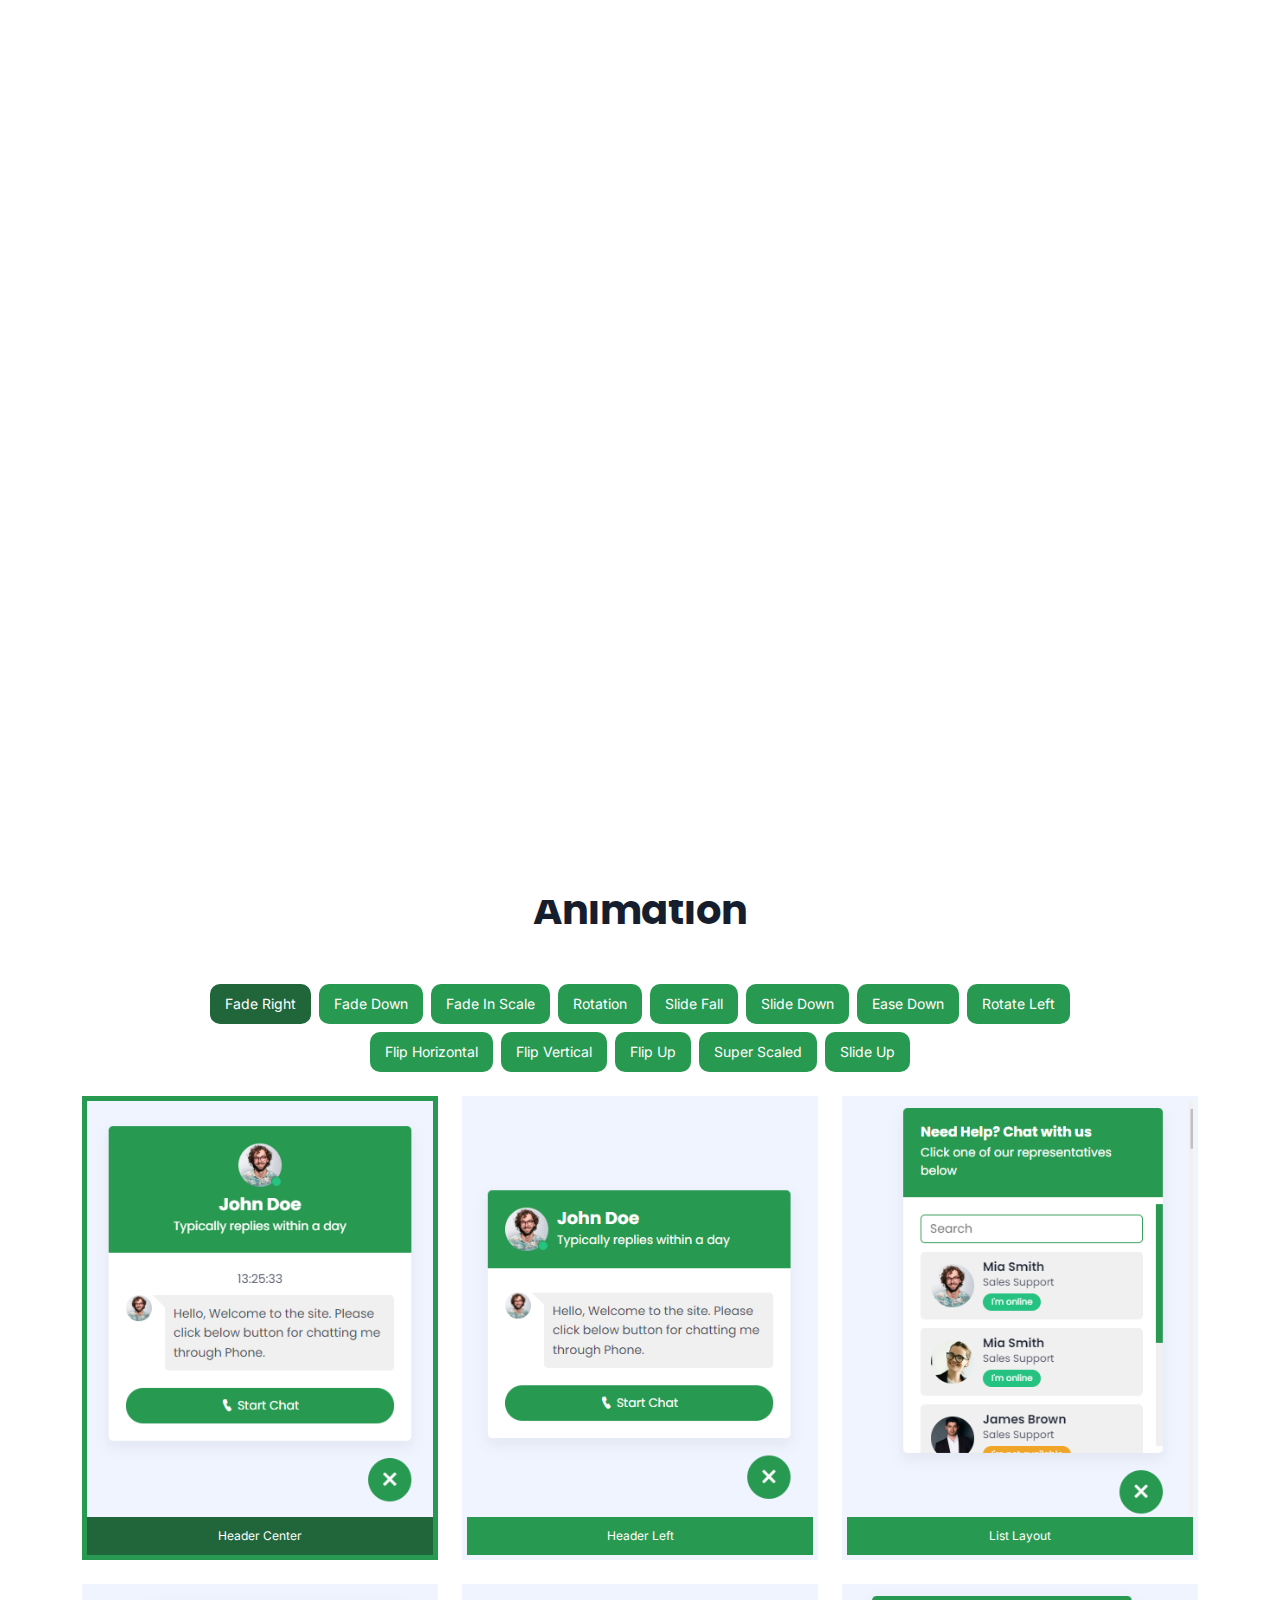
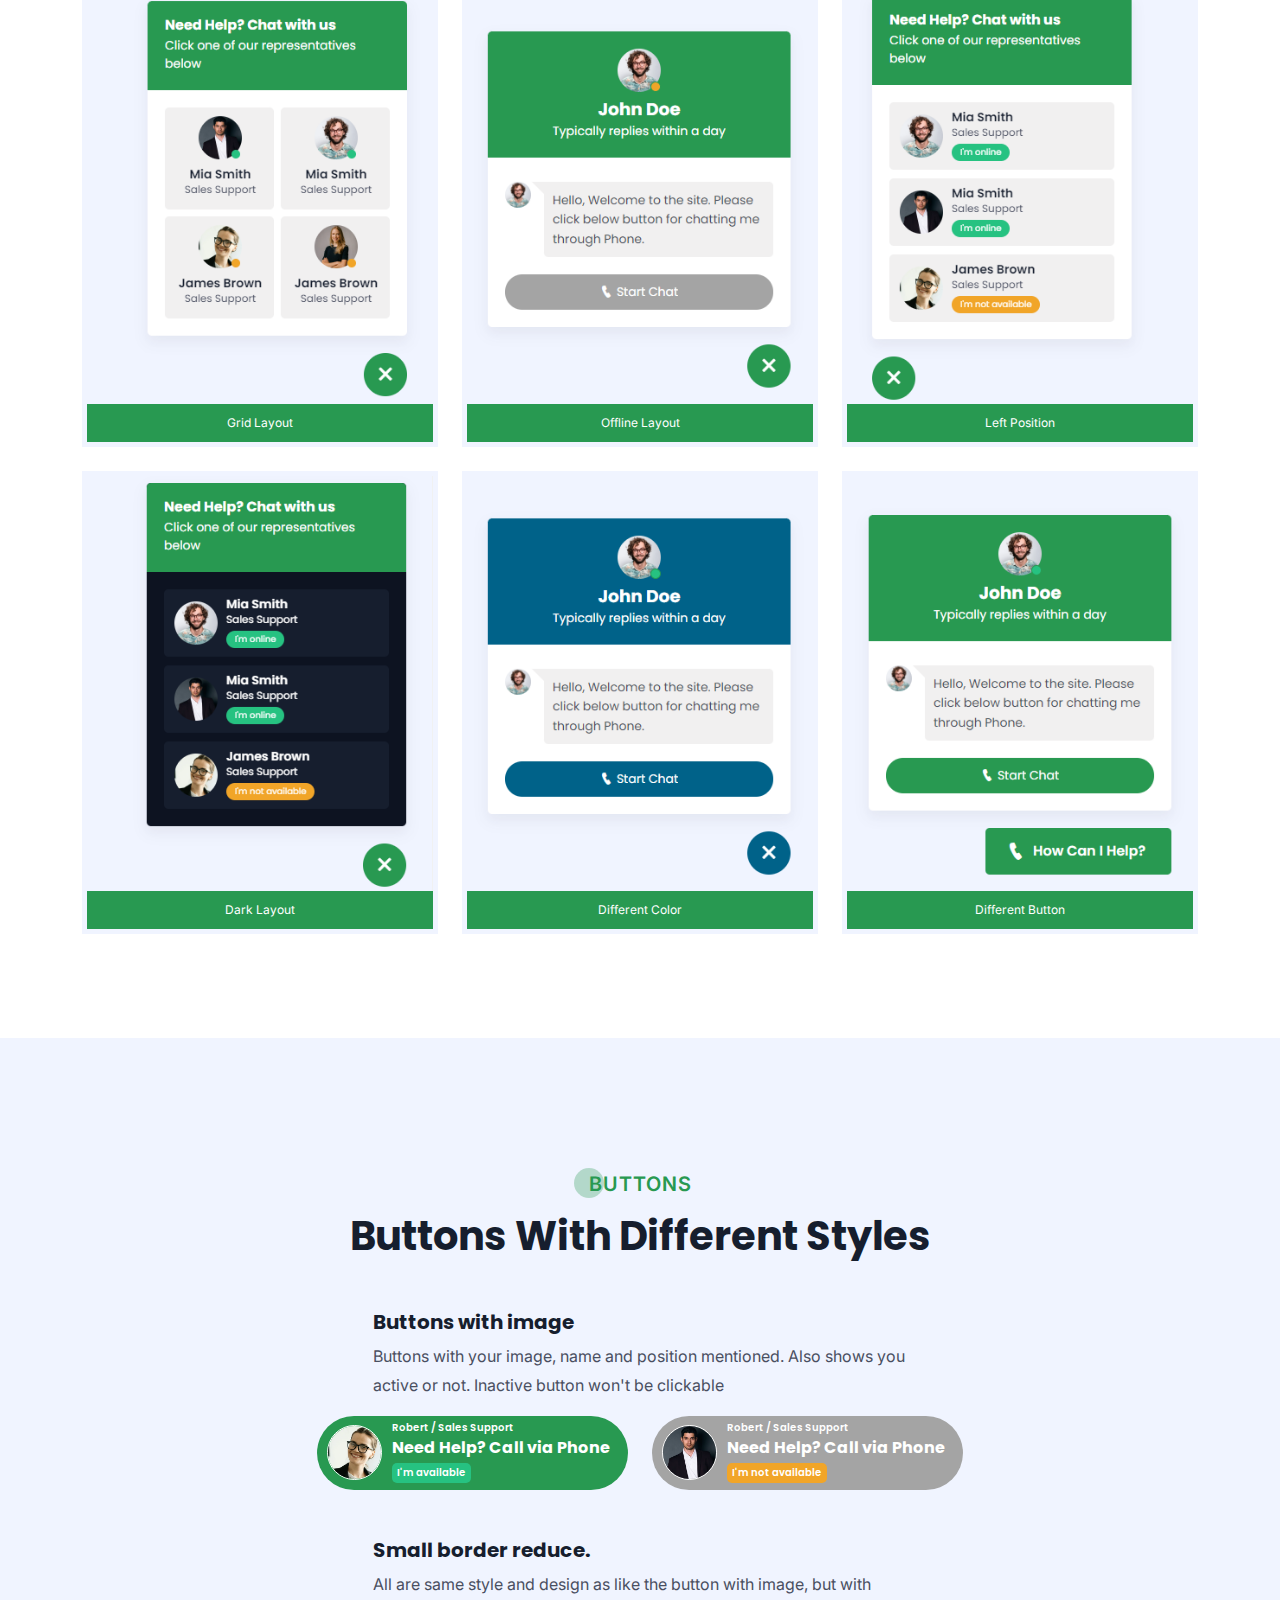
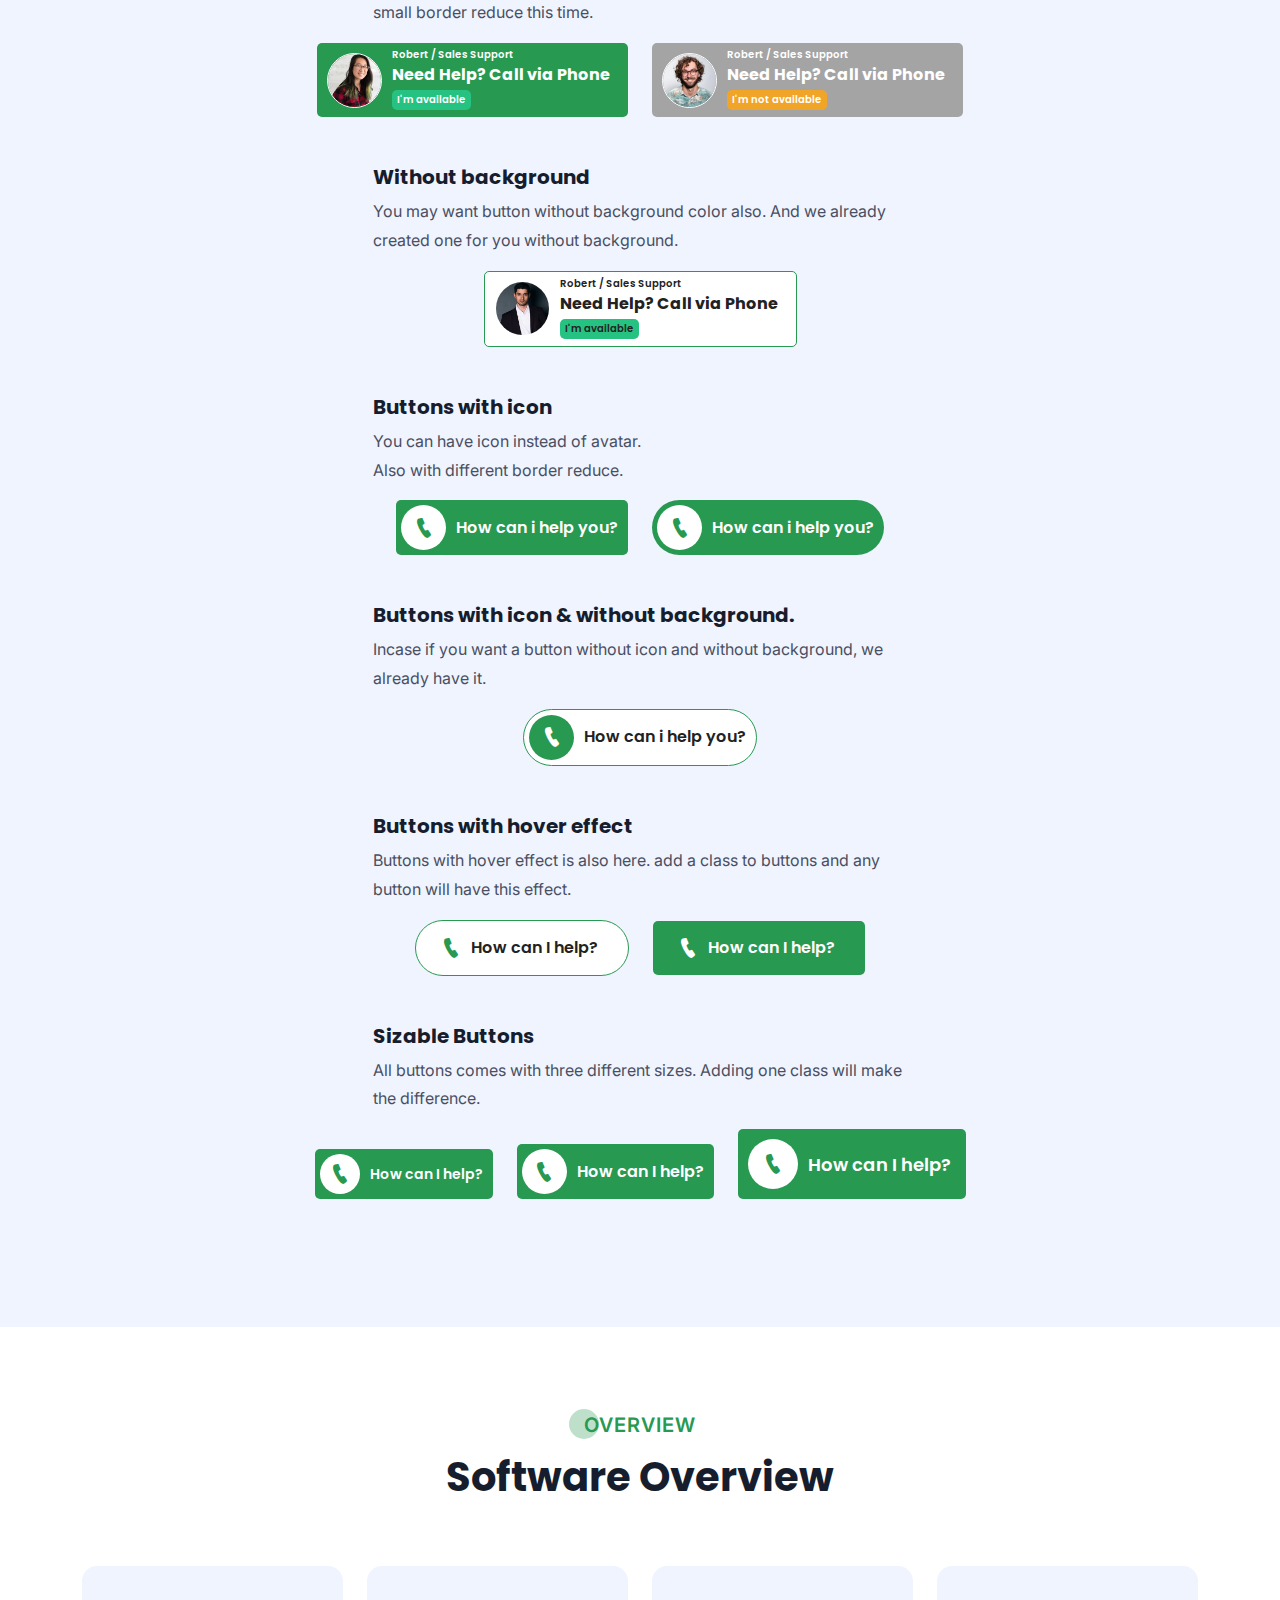
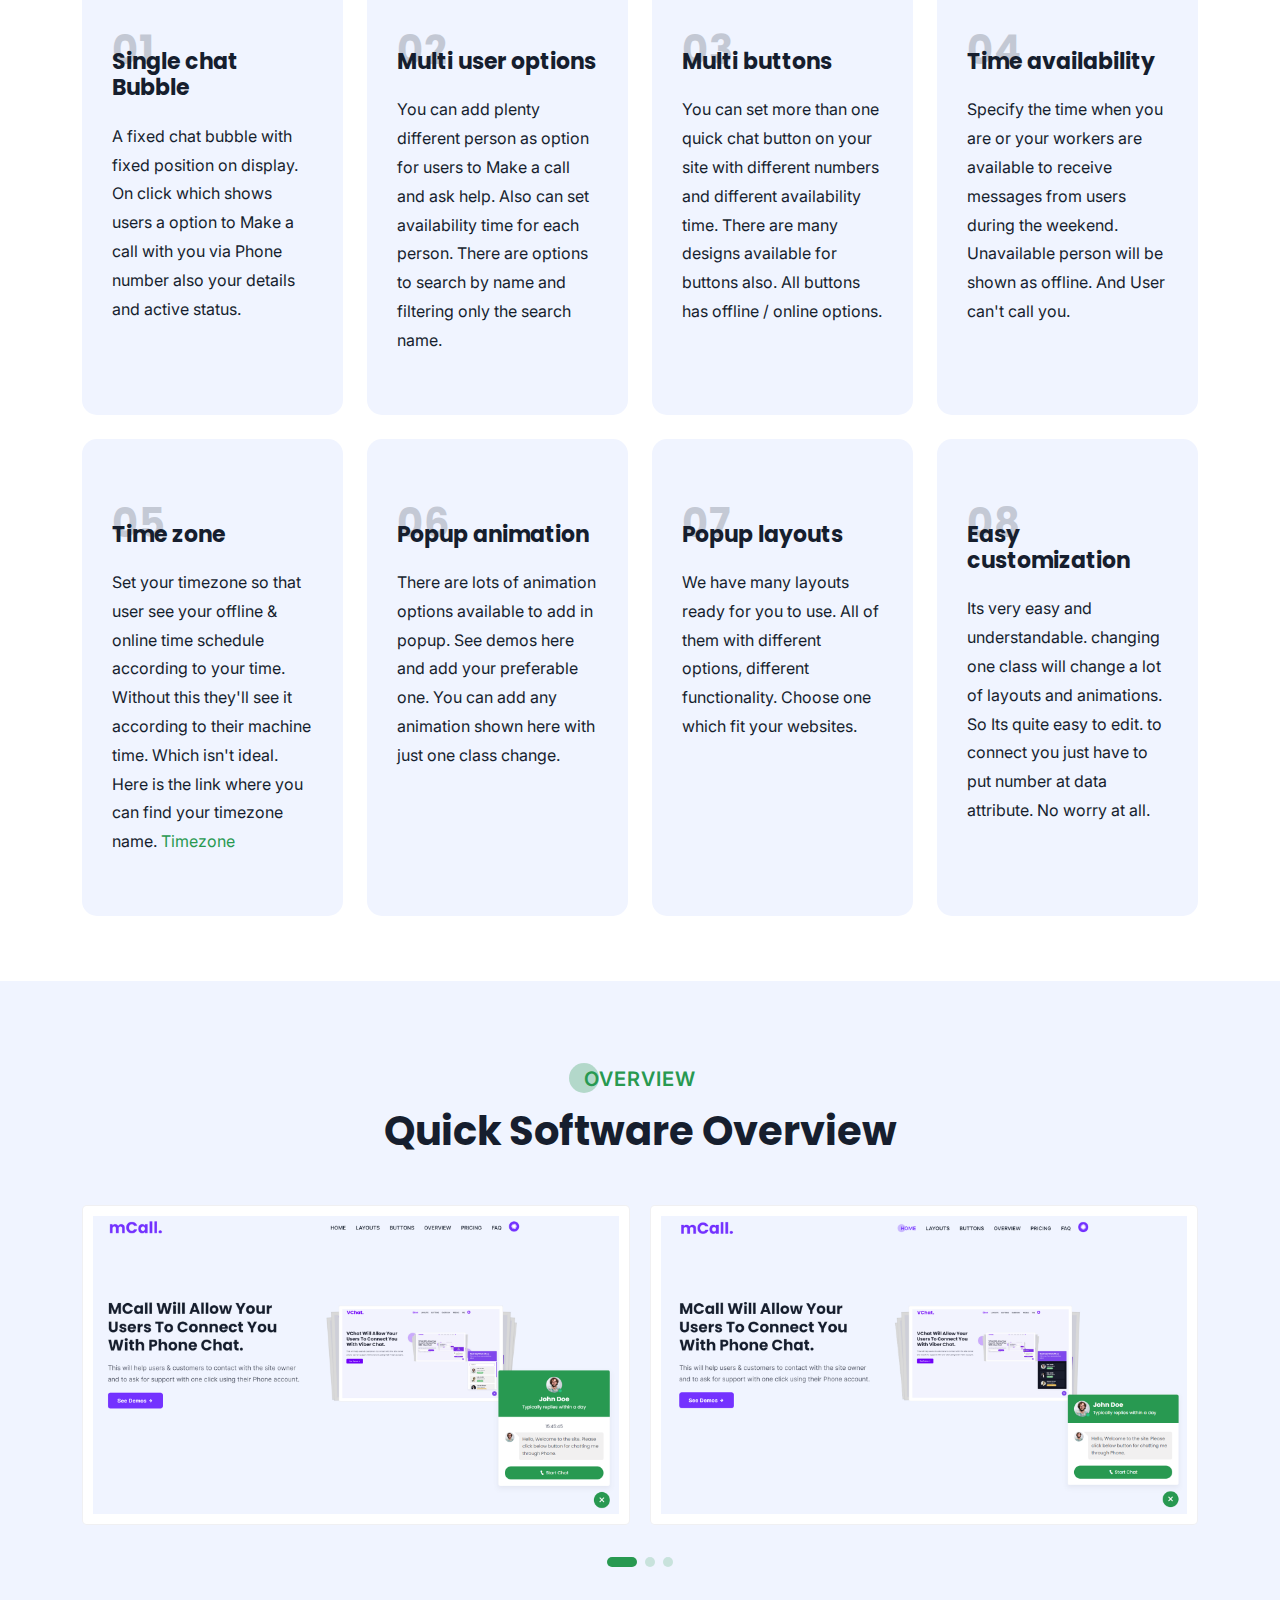
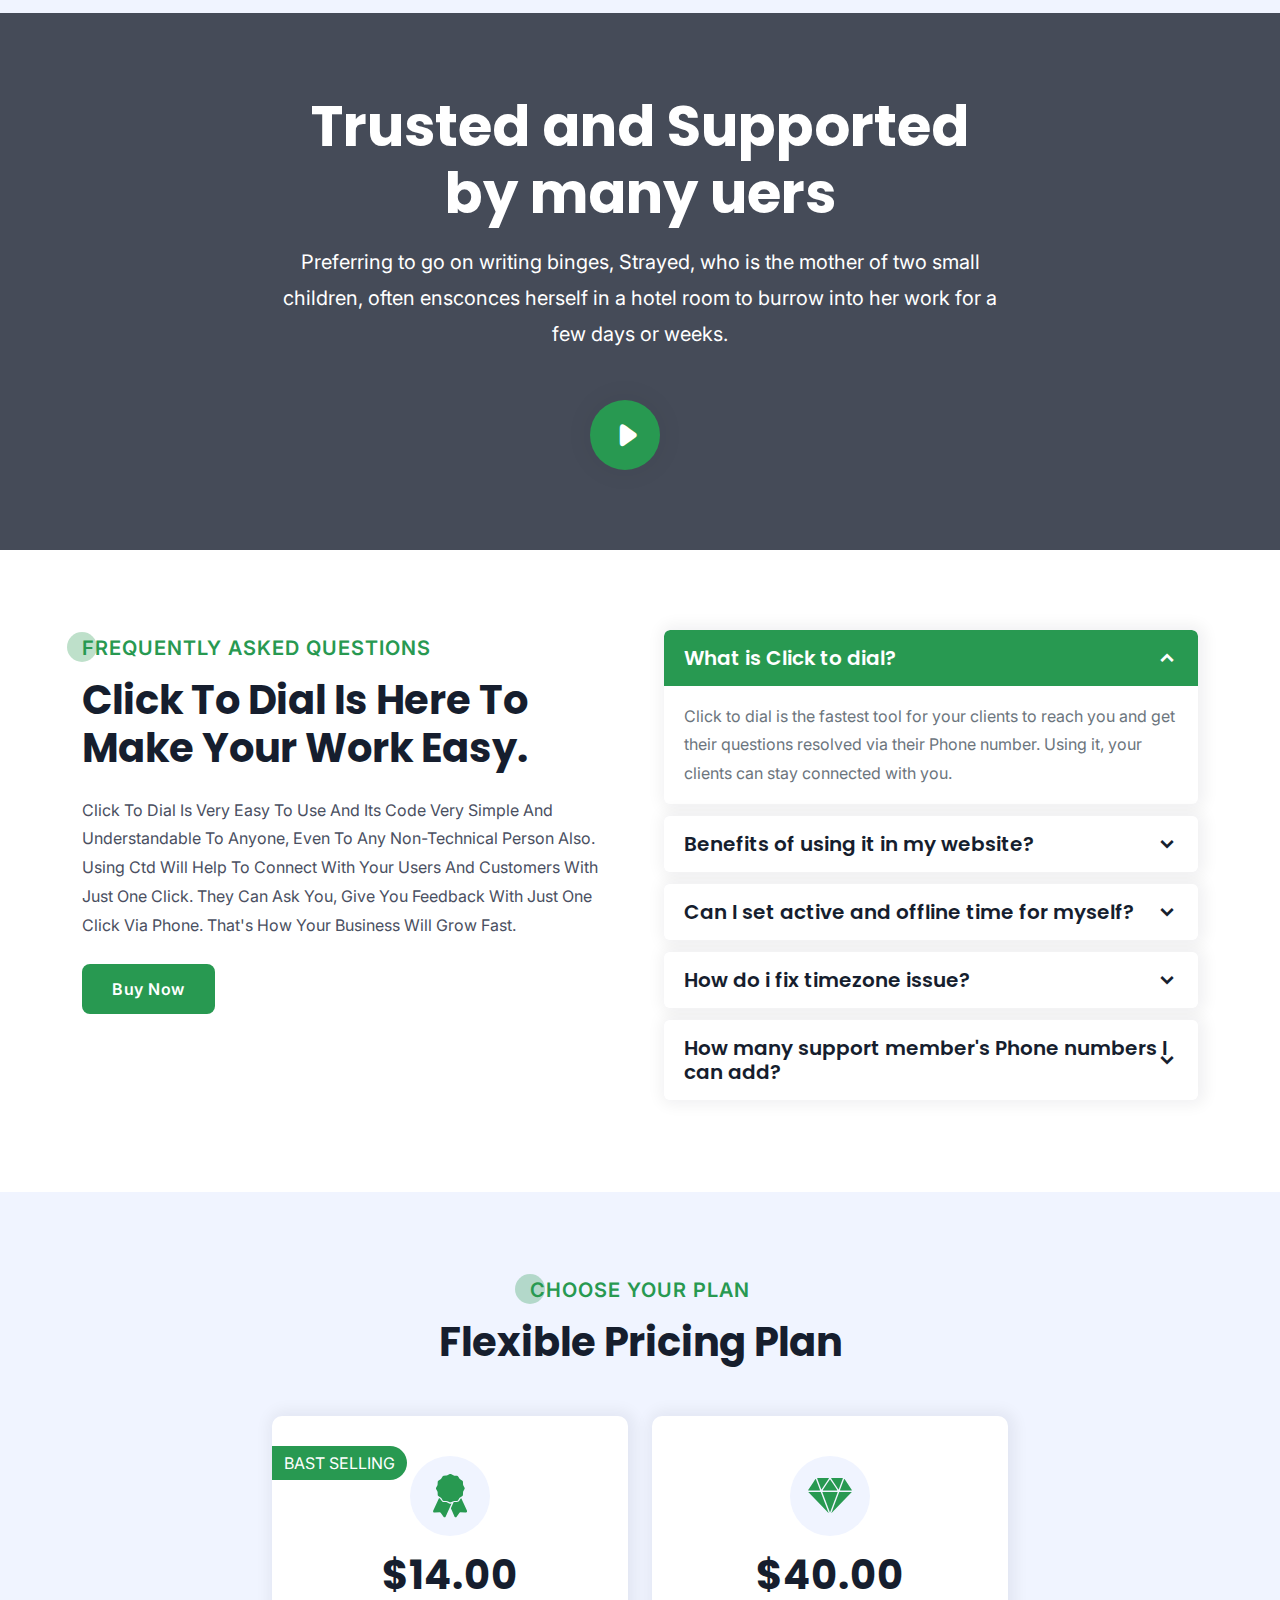
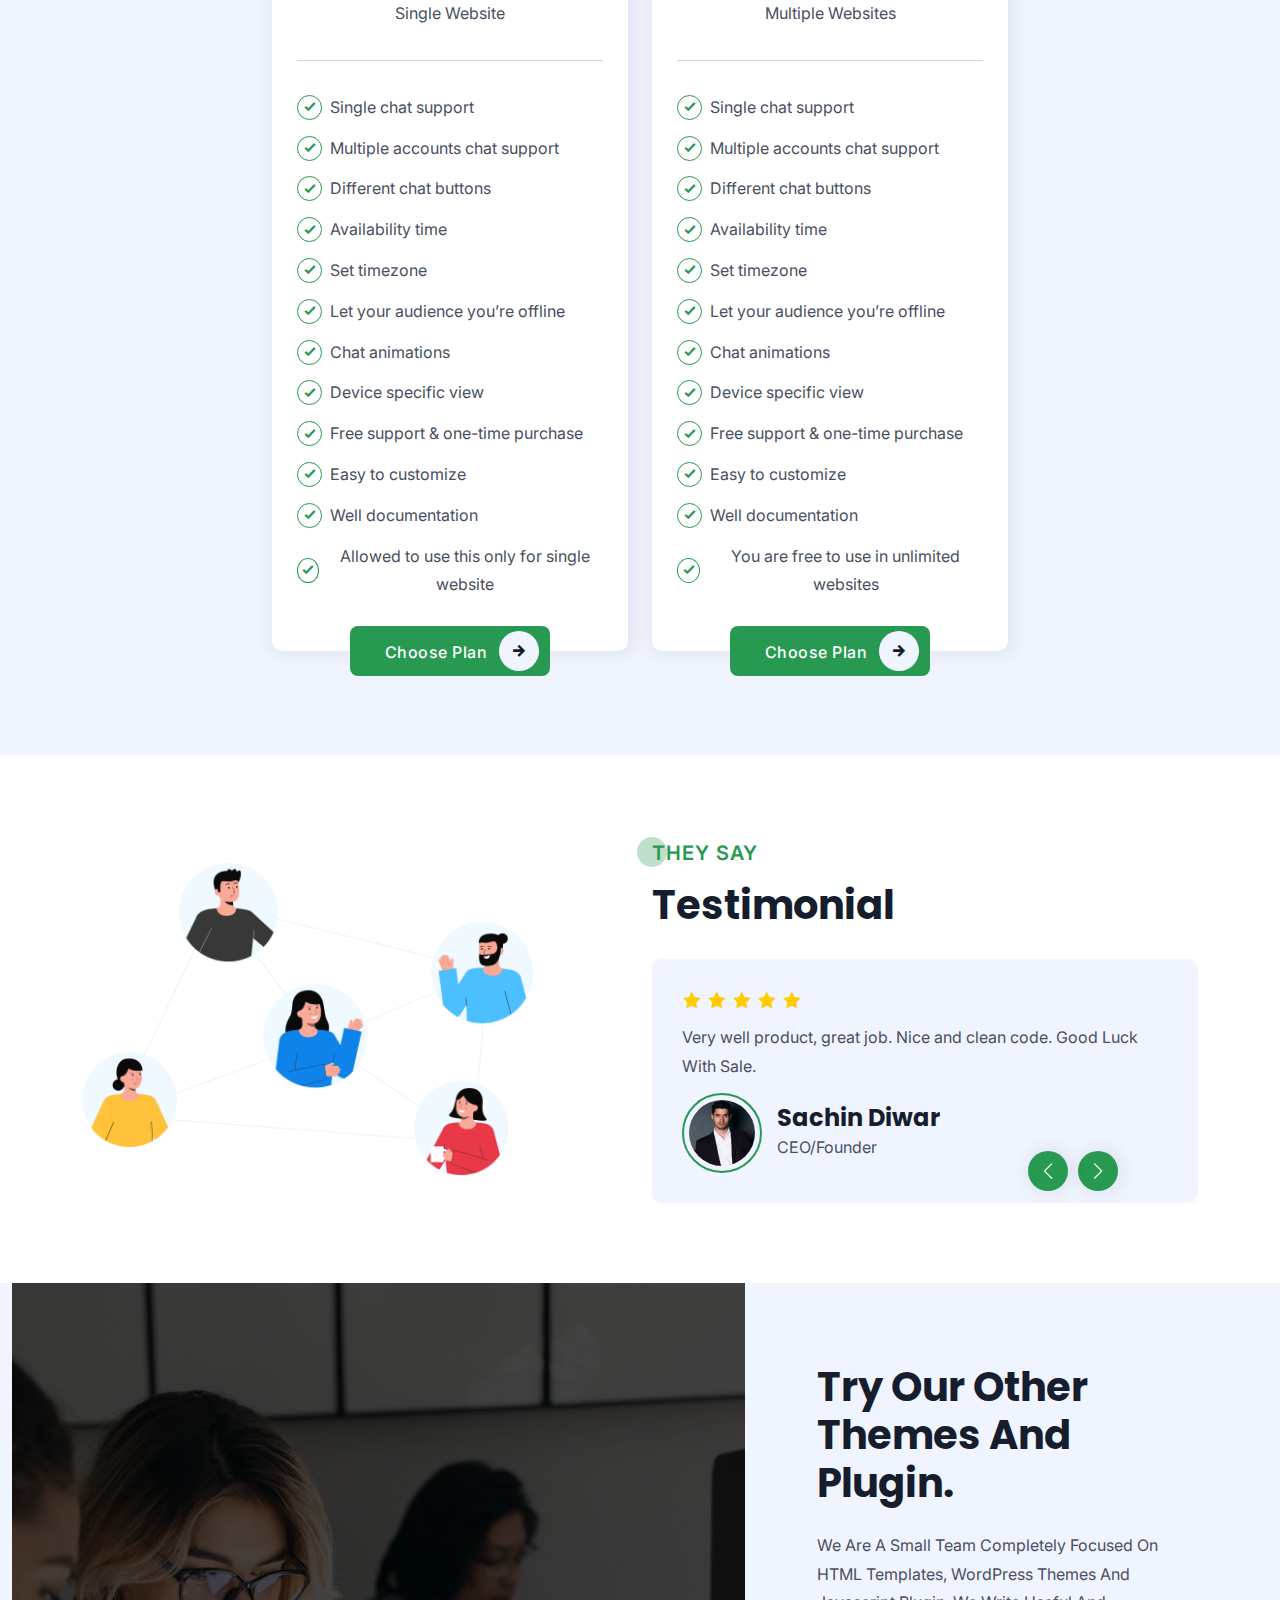
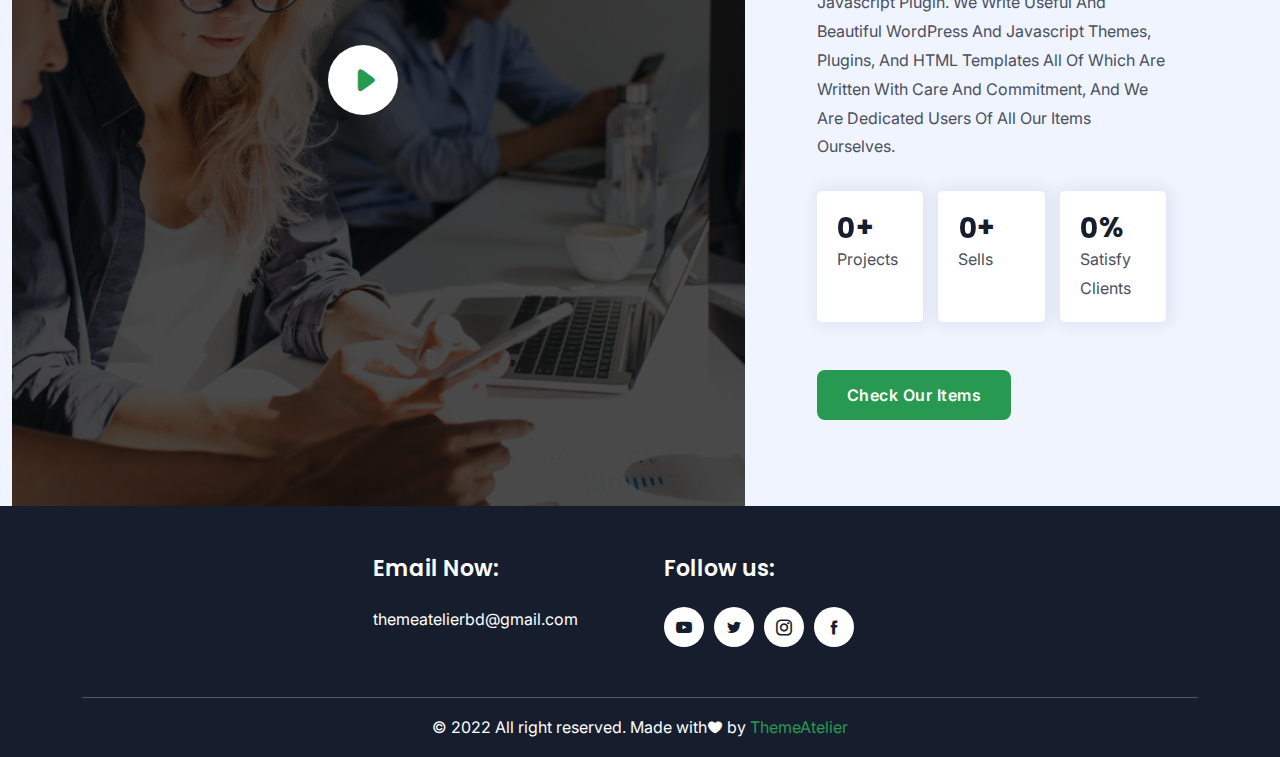
<file: index.html>
<!DOCTYPE html>
<html lang="en">
  <head>
    <meta charset="UTF-8" />
    <meta http-equiv="X-UA-Compatible" content="IE=edge" />
    <meta name="viewport" content="width=device-width, initial-scale=1.0" />
    <!--====== Title ======-->
    <title>Click to dial - bubble & button for call JS plugin</title>
    <!-- ========== Favicon Ico ========== -->
    <link rel="icon" href="demo-assets/images/favicon.ico" />
    <!--====== Bootstrap css ======-->
    <link rel="stylesheet" href="demo-assets/css/bootstrap.min.css" />
    <!--====== IcoFont css ======-->
    <link rel="stylesheet" href="demo-assets/css/icofont.min.css" />
    <!-- ========== Fontawesome icon ========== -->
    <link rel="stylesheet" href="assets/css/fontawesome-all.min.css" />
    <!--====== Odometer css ======-->
    <link rel="stylesheet" href="demo-assets/css/odometer-theme-default.css" />
    <!--====== GLightbox css ======-->
    <link rel="stylesheet" href="demo-assets/css/glightbox.css" />
    <!--====== Swiper css ======-->
    <link rel="stylesheet" href="demo-assets/css/swiper.min.css" />
    <!--====== Style css ======-->
    <link rel="stylesheet" href="assets/css/ctd-main.css" />
    <!--====== Style css ======-->
    <link rel="stylesheet" href="demo-assets/css/style.css" />

    <style>
      #example_2,
      #example_3,
      #example_4,
      #example_5,
      #example_6,
      #example_7,
      #example_8,
      #example_9 {
        display: none;
      }
    </style>
    <!--====== Custom css ======-->
    <!-- <link rel="stylesheet" href="assets/css/custom.css"> -->
  </head>

  <body>
    <!-- ========== Preloader start ========== -->
    <div id="preLoader"></div>
    <!-- ========== Preloader End ========== -->
    <!-- ========== Header start ========== -->
    <header class="header">
      <div class="container">
        <div class="row">
          <nav class="navbar navbar-expand-lg">
            <a class="navbar-brand" href="index.html">
              <h1 class="m-0">CTD.</h1>
            </a>
            <div class="collapse navbar-collapse" id="navbarSupportedContent">
              <ul id="onepage-nav" class="navbar-nav menu ms-lg-auto">
                <li class="nav-item">
                  <a class="nav-link scroll" href="#hero">Home</a>
                </li>
                <li class="nav-item">
                  <a class="nav-link scroll" href="#demoLayouts">Layouts</a>
                </li>
                <li class="nav-item">
                  <a class="nav-link scroll" href="#buttons">Buttons</a>
                </li>
                <li class="nav-item">
                  <a class="nav-link scroll" href="#overview">Overview</a>
                </li>
                <li class="nav-item">
                  <a class="nav-link scroll" href="#pricing">Pricing</a>
                </li>
                <li class="nav-item">
                  <a class="nav-link scroll" href="#faq">FAQ</a>
                </li>

                <li class="nav-item">
                  <div class="switch-box">
                    <label id="switch" class="switch">
                      <input
                        type="checkbox"
                        onchange="toggleTheme()"
                        id="slider"
                      />
                      <span class="slider round"></span>
                    </label>
                  </div>
                </li>
              </ul>
            </div>
            <button
              class="navbar-toggler collapsed"
              type="button"
              data-bs-toggle="collapse"
              data-bs-target="#navbarSupportedContent"
              aria-controls="navbarSupportedContent"
              aria-expanded="false"
              aria-label="Toggle navigation"
            >
              <span></span><span></span><span></span><span></span><span></span
              ><span></span>
            </button>
          </nav>
        </div>
      </div>
    </header>
    <!-- ========== Header end ========== -->
    <!-- ========== Hero section start ========== -->
    <section class="hero5 hero-padding bg-one" id="hero">
      <div class="container">
        <div class="row gx-xl-5 align-items-center">
          <div class="col-lg-6 mb-4 mb-lg-0 d-flex align-items-center">
            <div class="hero5__content">
              <h1 class="hero2__title display-5 mb-4 text-capitalize">
                Click to dial will allow your Users to connect you With Phone
                Call.
              </h1>
              <p class="mb-4 fs-5">
                This will help users & customers to contact with the site owner
                and to ask for support with one click using their phone number.
              </p>
              <a href="#demoLayouts" class="btn__primary smooth">
                <span>See Demos <i class="icofont-arrow-right"></i></span>
              </a>
            </div>
          </div>
          <div class="col-lg-6">
            <div class="row hero5__image">
              <div class="col-10">
                <div class="hero5-slide">
                  <div class="swiper-wrapper pb-2">
                    <!-- slider item start -->
                    <div class="swiper-slide p-5px-lr">
                      <img
                        class="img-fluid"
                        src="demo-assets/images/layout-1.png"
                        alt="image"
                      />
                    </div>
                    <!-- slider item end -->
                    <!-- slider item start -->
                    <div class="swiper-slide p-5px-lr">
                      <img
                        class="img-fluid"
                        src="demo-assets/images/layout-2.png"
                        alt="image"
                      />
                    </div>
                    <!-- slider item end -->
                    <!-- slider item start -->
                    <div class="swiper-slide p-5px-lr">
                      <img
                        class="img-fluid"
                        src="demo-assets/images/layout-3.png"
                        alt="image"
                      />
                    </div>
                    <!-- slider item end -->
                    <!-- slider item start -->
                    <div class="swiper-slide p-5px-lr">
                      <img
                        class="img-fluid"
                        src="demo-assets/images/layout-4.png"
                        alt="image"
                      />
                    </div>
                    <!-- slider item end -->
                    <!-- slider item start -->
                    <div class="swiper-slide p-5px-lr">
                      <img
                        class="img-fluid"
                        src="demo-assets/images/layout-5.png"
                        alt="image"
                      />
                    </div>
                    <!-- slider item end -->
                  </div>
                  <div class="swiper-pagination mt-3"></div>
                </div>
              </div>
              <span class="circle circle-1"></span>
              <span class="circle circle-2"></span>
            </div>
          </div>
        </div>
      </div>
    </section>
    <!-- ========== Hero section end ========== -->

    <!-- ========== Popup layout section start ========== -->
    <section id="demoLayouts" class="section-padding layouts">
      <div class="container">
        <div class="section-title-center">
          <div class="row gx-xl-5">
            <div class="col-md-10 col-lg-8 mx-auto">
              <p class="badge-text">Different popup layouts</p>
              <h3>Popup Layouts with different animation</h3>
            </div>
          </div>
        </div>
        <div class="row">
          <div class="col-lg-10 mx-auto">
            <select id="change_effect">
              <option data-animation="#animation_1" value="1" selected="">
                Fade Right
              </option>
              <option data-animation="#animation_2" value="2">Fade Down</option>
              <option data-animation="#animation_4" value="4">
                Fade In Scale
              </option>
              <option data-animation="#animation_5" value="5">Rotation</option>
              <option data-animation="#animation_6" value="6">
                Slide Fall
              </option>
              <option data-animation="#animation_7" value="7">
                Slide Down
              </option>
              <option data-animation="#animation_3" value="3">Ease Down</option>
              <option data-animation="#animation_8" value="8">
                Rotate Left
              </option>
              <option data-animation="#animation_9" value="9">
                Flip Horizontal
              </option>
              <option data-animation="#animation_10" value="10">
                Flip Vertical
              </option>
              <option data-animation="#animation_11" value="11">Flip Up</option>
              <option data-animation="#animation_12" value="12">
                Super Scaled
              </option>
              <option data-animation="#animation_13" value="13">
                Slide Up
              </option>
            </select>
          </div>
        </div>
        <div class="usage_examples mt-4">
          <div class="row" id="usage_examples">
            <div
              class="col-md-4 mb-4 usage_example selected"
              data-show="#example_1"
            >
              <div class="layouts__design">
                <img
                  class="img-fliud"
                  src="demo-assets/images/layout-header-center.png"
                  alt=""
                />
                <div class="layouts__title">Header Center</div>
              </div>
            </div>
            <div class="col-md-4 mb-4 usage_example" data-show="#example_2">
              <div class="layouts__design">
                <img
                  class="img-fliud"
                  src="demo-assets/images/layout-header-left.png"
                  alt=""
                />
                <div class="layouts__title">Header Left</div>
              </div>
            </div>
            <div class="col-md-4 mb-4 usage_example" data-show="#example_3">
              <div class="layouts__design">
                <img
                  class="img-fliud"
                  src="demo-assets/images/layout-list.png"
                  alt=""
                />
                <div class="layouts__title">List Layout</div>
              </div>
            </div>
            <div class="col-md-4 mb-4 usage_example" data-show="#example_4">
              <div class="layouts__design">
                <img
                  class="img-fliud"
                  src="demo-assets/images/layout-grid.png"
                  alt=""
                />
                <div class="layouts__title">Grid Layout</div>
              </div>
            </div>
            <div class="col-md-4 mb-4 usage_example" data-show="#example_5">
              <div class="layouts__design">
                <img
                  class="img-fliud"
                  src="demo-assets/images/layout-offline.png"
                  alt=""
                />
                <div class="layouts__title">Offline Layout</div>
              </div>
            </div>

            <div class="col-md-4 mb-4 usage_example" data-show="#example_6">
              <div class="layouts__design">
                <img
                  class="img-fliud"
                  src="demo-assets/images/layout-left.png"
                  alt=""
                />
                <div class="layouts__title">Left Position</div>
              </div>
            </div>
            <div class="col-md-4 mb-4 usage_example" data-show="#example_7">
              <div class="layouts__design">
                <img
                  class="img-fliud"
                  src="demo-assets/images/layout-dark.png"
                  alt=""
                />
                <div class="layouts__title">Dark Layout</div>
              </div>
            </div>
            <div class="col-md-4 mb-4 usage_example" data-show="#example_8">
              <div class="layouts__design">
                <img
                  class="img-fliud"
                  src="demo-assets/images/layout-color.png"
                  alt=""
                />
                <div class="layouts__title">Different Color</div>
              </div>
            </div>
            <div class="col-md-4 mb-4 usage_example" data-show="#example_9">
              <div class="layouts__design">
                <img
                  class="img-fliud"
                  src="demo-assets/images/layout-button.png"
                  alt=""
                />
                <div class="layouts__title">Different Button</div>
              </div>
            </div>
          </div>
        </div>
      </div>
    </section>
    <!-- ========== Popup layout section end ========== -->
    <!-- ========== Buttons section start ========== -->
    <section id="buttons" class="section-padding bg-one buttons">
      <div class="pt-5">
        <div class="container">
          <div class="section-title-center">
            <div class="row gx-xl-5">
              <div class="col-md-10 col-lg-8 mx-auto">
                <p class="badge-text">Buttons</p>
                <h3>
                  Buttons with different styles
                  <b><span id="currentDate"></span> </b>
                </h3>
              </div>
            </div>
          </div>
          <!-- Buttons with image and info -->
          <div class="mb-5">
            <div class="row gx-xl-5">
              <div class="col-md-10 col-lg-6 mx-auto mb-3">
                <h5 class="mb-2">Buttons with image</h5>
                <p>
                  Buttons with your image, name and position mentioned. Also
                  shows you active or not. Inactive button won't be clickable
                </p>
              </div>
            </div>
            <div class="d-md-flex justify-content-center gap-4">
              <button
                data-timezone="America/Los_Angeles"
                class="ctd-button-4 ctd-btn-bg ctd-btn-rounded ctdButtons mb-3 mb-md-0"
                data-btnavailablety='{ "sunday":"00:00-23:59", "monday":"00:00-23:59", "tuesday":"00:00-23:59", "wednesday":"01:00-23:59", "thursday":"00:00-23:59", "friday":"00:00-23:59", "saturday":"00:00-23:59" }'
              >
                <img src="demo-assets/images/client1.webp" alt="" />
                <div class="info-wrapper">
                  <p class="info">Robert / Sales Support</p>
                  <p class="title">Need Help? Call via Phone</p>
                  <p class="online">I'm available</p>
                  <p class="offline">I'm not available</p>
                </div>
                <a href="tel:125689"></a>
              </button>
              <button
                data-timezone="America/Los_Angeles"
                class="ctd-button-4 ctd-btn-rounded ctdButtons"
                data-btnavailablety='{ "sunday":"00:00-08:30", "monday":"00:00-08:30", "tuesday":"00:00-08:30", "wednesday":"01:00-08:30", "thursday":"00:00-08:30", "friday":"00:00-08:30", "saturday":"00:00-08:30" }'
              >
                <img src="demo-assets/images/client2.webp" alt="" />
                <div class="info-wrapper">
                  <p class="info">Robert / Sales Support</p>
                  <p class="title">Need Help? Call via Phone</p>
                  <p class="online">I'm available</p>
                  <p class="offline">I'm not available</p>
                </div>
                <a href="tel:125689"></a>
              </button>
            </div>
          </div>
          <!-- Buttons with small border-reduce -->
          <div class="mb-5">
            <div class="row gx-xl-5">
              <div class="col-md-10 col-lg-6 mx-auto mb-3">
                <h5 class="mb-2">Small border reduce.</h5>
                <p>
                  All are same style and design as like the button with image,
                  but with small border reduce this time.
                </p>
              </div>
            </div>
            <div class="d-md-flex justify-content-center gap-4">
              <button
                data-timezone="America/Los_Angeles"
                class="ctd-button-4 ctd-btn-bg ctdButtons mb-3 mb-md-0"
                data-btnavailablety='{ "sunday":"00:00-23:59", "monday":"00:00-23:59", "tuesday":"00:00-23:59", "wednesday":"01:00-23:59", "thursday":"00:00-23:59", "friday":"00:00-23:59", "saturday":"00:00-23:59" }'
              >
                <img src="demo-assets/images/client3.webp" alt="" />
                <div class="info-wrapper">
                  <p class="info">Robert / Sales Support</p>
                  <p class="title">Need Help? Call via Phone</p>
                  <p class="online">I'm available</p>
                  <p class="offline">I'm not available</p>
                </div>
                <a href="tel:125689"></a>
              </button>
              <button
                data-timezone="America/Los_Angeles"
                class="ctd-button-4 ctdButtons"
                data-btnavailablety='{ "sunday":"00:00-08:30", "monday":"00:00-08:30", "tuesday":"00:00-08:30", "wednesday":"01:00-08:30", "thursday":"00:00-08:30", "friday":"00:00-08:30", "saturday":"00:00-08:30" }'
              >
                <img src="demo-assets/images/user.webp" alt="" />
                <div class="info-wrapper">
                  <p class="info">Robert / Sales Support</p>
                  <p class="title">Need Help? Call via Phone</p>
                  <p class="online">I'm available</p>
                  <p class="offline">I'm not available</p>
                </div>
                <a href="tel:125689"></a>
              </button>
            </div>
          </div>
          <!-- Buttons without background -->
          <div class="mb-5">
            <div class="row gx-xl-5">
              <div class="col-md-10 col-lg-6 mx-auto mb-3">
                <h5 class="mb-2">Without background</h5>
                <p>
                  You may want button without background color also. And we
                  already created one for you without background.
                </p>
              </div>
            </div>
            <div class="d-md-flex justify-content-center gap-4">
              <button
                data-timezone="America/Los_Angeles"
                class="ctd-button-4 ctdButtons"
                data-btnavailablety='{ "sunday":"00:00-23:59", "monday":"00:00-23:59", "tuesday":"00:00-23:59", "wednesday":"01:00-23:59", "thursday":"00:00-23:59", "friday":"00:00-23:59", "saturday":"00:00-23:59" }'
              >
                <img src="demo-assets/images/client2.webp" alt="" />
                <div class="info-wrapper">
                  <p class="info">Robert / Sales Support</p>
                  <p class="title">Need Help? Call via Phone</p>
                  <p class="online">I'm available</p>
                  <p class="offline">I'm not available</p>
                </div>
                <a href="tel:125689"></a>
              </button>
            </div>
          </div>
          <!-- Button with icon -->
          <div class="mb-5">
            <div class="row gx-xl-5">
              <div class="col-md-10 col-lg-6 mx-auto mb-3">
                <h5 class="mb-2">Buttons with icon</h5>
                <p>You can have icon instead of avatar.</p>
                <p>Also with different border reduce.</p>
              </div>
            </div>
            <div class="d-md-flex justify-content-center gap-4">
              <a
                href="tel:0123456789"
                class="ctd-button-3 ctd-btn-bg mb-3 mb-md-0"
              >
                <i class="icofont-ui-call"></i>How can i help you?
              </a>
              <a
                href="tel:0123456789"
                class="ctd-button-3 ctd-btn-bg ctd-btn-rounded"
              >
                <i class="icofont-ui-call"></i>How can i help you?
              </a>
            </div>
          </div>
          <!-- Button with icon and without background -->
          <div class="mb-5">
            <div class="row gx-xl-5">
              <div class="col-md-10 col-lg-6 mx-auto mb-3">
                <h5 class="mb-2">Buttons with icon & without background.</h5>
                <p>
                  Incase if you want a button without icon and without
                  background, we already have it.
                </p>
              </div>
            </div>
            <div class="d-md-flex justify-content-center gap-4">
              <a
                href="tel:0123456789"
                class="ctd-button-3 ctd-btn-rounded ctd-change-text"
              >
                <i class="icofont-ui-call"></i>How can i help you?
              </a>
            </div>
          </div>
          <!-- Button with hover effect -->
          <div class="mb-5">
            <div class="row gx-xl-5">
              <div class="col-md-10 col-lg-6 mx-auto mb-3">
                <h5 class="mb-2">Buttons with hover effect</h5>
                <p>
                  Buttons with hover effect is also here. add a class to buttons
                  and any button will have this effect.
                </p>
              </div>
            </div>
            <div
              class="d-md-flex justify-content-center align-items-center gap-4"
            >
              <a
                href="tel:0123456789"
                class="ctd-button-2 ctd-btn-rounded ctd-btn-effect mb-3 mb-md-0"
              >
                <i class="icofont-ui-call"></i>How can I help?
              </a>
              <a
                href="tel:0123456789"
                class="ctd-button-2 ctd-btn-bg ctd-btn-effect"
              >
                <i class="icofont-ui-call"></i>How can I help?
              </a>
            </div>
          </div>
          <!-- Different size buttons -->
          <div class="mb-5">
            <div class="row gx-xl-5">
              <div class="col-md-10 col-lg-6 mx-auto mb-3">
                <h5 class="mb-2">Sizable Buttons</h5>
                <p>
                  All buttons comes with three different sizes. Adding one class
                  will make the difference.
                </p>
              </div>
            </div>
            <div class="d-md-flex justify-content-center align-items-end gap-4">
              <a
                href="tel:0123456789"
                class="ctd-button-3 ctd-btn-bg ctd-btn-sm mb-3 mb-md-0"
              >
                <i class="icofont-ui-call"></i>How can I help?
              </a>
              <a
                href="tel:0123456789"
                class="ctd-button-3 ctd-btn-bg mb-3 mb-md-0"
              >
                <i class="icofont-ui-call"></i>How can I help?
              </a>
              <a
                href="tel:0123456789"
                class="ctd-button-3 ctd-btn-bg ctd-btn-lg"
              >
                <i class="icofont-ui-call"></i>How can I help?
              </a>
            </div>
          </div>
        </div>
      </div>
    </section>
    <!-- ========== Buttons section end ========== -->

    <!-- ========== Features section start ========== -->
    <section id="overview" class="overview section-padding">
      <div class="container">
        <div class="section-title-center">
          <div class="row">
            <div class="col-md-10 col-lg-8 mx-auto">
              <p class="badge-text">Overview</p>
              <h3>Software overview</h3>
            </div>
          </div>
        </div>
        <div class="row justify-content-center">
          <div class="col-xl-3 col-lg-4 col-md-6 mb-4">
            <div class="overview__content translateEffect2 h-100">
              <div class="overview__content--title">
                <h2>01</h2>
                <h3>Single chat Bubble</h3>
                <p>
                  A fixed chat bubble with fixed position on display. On click
                  which shows users a option to Make a call with you via Phone
                  number also your details and active status.
                </p>
              </div>
            </div>
          </div>
          <div class="col-xl-3 col-lg-4 col-md-6 mb-4">
            <div class="overview__content translateEffect2 h-100">
              <div class="overview__content--title">
                <h2>02</h2>
                <h3>Multi user options</h3>
                <p>
                  You can add plenty different person as option for users to
                  Make a call and ask help. Also can set availability time for
                  each person. There are options to search by name and filtering
                  only the search name.
                </p>
              </div>
            </div>
          </div>
          <div class="col-xl-3 col-lg-4 col-md-6 mb-4">
            <div class="overview__content translateEffect2 h-100">
              <div class="overview__content--title">
                <h2>03</h2>
                <h3>Multi buttons</h3>
                <p>
                  You can set more than one quick chat button on your site with
                  different numbers and different availability time. There are
                  many designs available for buttons also. All buttons has
                  offline / online options.
                </p>
              </div>
            </div>
          </div>
          <div class="col-xl-3 col-lg-4 col-md-6 mb-4">
            <div class="overview__content translateEffect2 h-100">
              <div class="overview__content--title">
                <h2>04</h2>
                <h3>Time availability</h3>
                <p>
                  Specify the time when you are or your workers are available to
                  receive messages from users during the weekend. Unavailable
                  person will be shown as offline. And User can't call you.
                </p>
              </div>
            </div>
          </div>
          <div class="col-xl-3 col-lg-4 col-md-6 mb-4 mb-xl-0">
            <div class="overview__content translateEffect2 h-100">
              <div class="overview__content--title">
                <h2>05</h2>
                <h3>Time zone</h3>
                <p>
                  Set your timezone so that user see your offline & online time
                  schedule according to your time. Without this they'll see it
                  according to their machine time. Which isn't ideal. Here is
                  the link where you can find your timezone name.
                  <a href="https://momentjs.com/timezone/">Timezone</a>
                </p>
              </div>
            </div>
          </div>
          <div class="col-xl-3 col-lg-4 col-md-6 mb-4 mb-xl-0">
            <div class="overview__content translateEffect2 h-100">
              <div class="overview__content--title">
                <h2>06</h2>
                <h3>Popup animation</h3>
                <p>
                  There are lots of animation options available to add in popup.
                  See demos here and add your preferable one. You can add any
                  animation shown here with just one class change.
                </p>
              </div>
            </div>
          </div>
          <div class="col-xl-3 col-lg-4 col-md-6 mb-4 mb-md-0">
            <div class="overview__content translateEffect2 h-100">
              <div class="overview__content--title">
                <h2>07</h2>
                <h3>Popup layouts</h3>
                <p>
                  We have many layouts ready for you to use. All of them with
                  different options, different functionality. Choose one which
                  fit your websites.
                </p>
              </div>
            </div>
          </div>
          <div class="col-xl-3 col-lg-4 col-md-6">
            <div class="overview__content translateEffect2 h-100">
              <div class="overview__content--title">
                <h2>08</h2>
                <h3>Easy customization</h3>
                <p>
                  Its very easy and understandable. changing one class will
                  change a lot of layouts and animations. So Its quite easy to
                  edit. to connect you just have to put number at data
                  attribute. No worry at all.
                </p>
              </div>
            </div>
          </div>
        </div>
      </div>
    </section>
    <!-- ========== Features section end ========== -->
    <!-- ========== Quick Overview section start ========== -->
    <section class="section-padding quick-overview bg-one">
      <div class="container">
        <div class="section-title-center">
          <div class="row">
            <div class="col-md-10 col-lg-8 mx-auto">
              <p class="badge-text">Overview</p>
              <h3>Quick software overview</h3>
            </div>
          </div>
        </div>
        <div class="row overview__wrapper">
          <div class="col-12">
            <div class="overview-slide">
              <div class="swiper-wrapper pb-2">
                <!-- overview item start -->
                <div class="swiper-slide p-5px-lr">
                  <a
                    href="demo-assets/images/layout-1.png"
                    class="glightbox2"
                    data-glightbox=" description: .custom-desc1; descPosition: right;"
                  >
                    <img
                      class="img-fluid overview__wrapper__image"
                      src="demo-assets/images/layout-1.png"
                      alt="image"
                    />
                  </a>
                  <div class="glightbox-desc custom-desc1">
                    <h3 class="mb-4 text-center">Installation</h3>
                    <p>
                      Software articles should describe a tool likely to be of
                      broad utility that represents a significant advance over
                      previously published software (usually demonstrated by
                      direct comparison with available related software).
                    </p>
                    <p>
                      The software application/tool described in the manuscript
                      must be available for testing by reviewers in a way that
                      preserves their anonymity. If published, software
                      applications/tools must be freely available to any
                      researcher wishing to use them for non-commercial
                      purposes, without restrictions such as the need for a
                      material transfer agreement. Because web-links frequently
                      become broken, BMC strongly recommends that all software
                      applications/tools are included with the submitted
                      manuscript as additional files to ensure that the software
                      will continue to be available.
                    </p>
                    <p>
                      BMC recommends, but does not require, that the source code
                      of the software should be made available under a suitable
                      open-source license that will entitle other researchers to
                      further develop and extend the software if they wish to do
                      so. Typically, an archive of the source code of the
                      current version of the software should be included with
                      the submitted manuscript as a supplementary file.
                    </p>
                  </div>
                </div>
                <!-- overview item end -->
                <!-- overview item start -->
                <div class="swiper-slide p-5px-lr">
                  <a
                    href="demo-assets/images/layout-2.png"
                    class="glightbox2"
                    data-glightbox=" description: .custom-desc2; descPosition: right;"
                  >
                    <img
                      class="img-fluid overview__wrapper__image"
                      src="demo-assets/images/layout-2.png"
                      alt="image"
                    />
                  </a>
                  <div class="glightbox-desc custom-desc2">
                    <h3 class="mb-4 text-center">Setup app</h3>
                    <p>
                      Software articles should describe a tool likely to be of
                      broad utility that represents a significant advance over
                      previously published software (usually demonstrated by
                      direct comparison with available related software).
                    </p>
                    <p>
                      The software application/tool described in the manuscript
                      must be available for testing by reviewers in a way that
                      preserves their anonymity. If published, software
                      applications/tools must be freely available to any
                      researcher wishing to use them for non-commercial
                      purposes, without restrictions such as the need for a
                      material transfer agreement. Because web-links frequently
                      become broken, BMC strongly recommends that all software
                      applications/tools are included with the submitted
                      manuscript as additional files to ensure that the software
                      will continue to be available.
                    </p>
                    <p>
                      BMC recommends, but does not require, that the source code
                      of the software should be made available under a suitable
                      open-source license that will entitle other researchers to
                      further develop and extend the software if they wish to do
                      so. Typically, an archive of the source code of the
                      current version of the software should be included with
                      the submitted manuscript as a supplementary file.
                    </p>
                  </div>
                </div>
                <!-- overview item end -->
                <!-- overview item start -->
                <div class="swiper-slide p-5px-lr">
                  <a
                    href="demo-assets/images/layout-3.png"
                    class="glightbox2"
                    data-glightbox=" description: .custom-desc3; descPosition: right;"
                  >
                    <img
                      class="img-fluid overview__wrapper__image"
                      src="demo-assets/images/layout-3.png"
                      alt="image"
                    />
                  </a>
                  <div class="glightbox-desc custom-desc3">
                    <h3 class="mb-4 text-center">Monetization</h3>
                    <p>
                      Software articles should describe a tool likely to be of
                      broad utility that represents a significant advance over
                      previously published software (usually demonstrated by
                      direct comparison with available related software).
                    </p>
                    <p>
                      The software application/tool described in the manuscript
                      must be available for testing by reviewers in a way that
                      preserves their anonymity. If published, software
                      applications/tools must be freely available to any
                      researcher wishing to use them for non-commercial
                      purposes, without restrictions such as the need for a
                      material transfer agreement. Because web-links frequently
                      become broken, BMC strongly recommends that all software
                      applications/tools are included with the submitted
                      manuscript as additional files to ensure that the software
                      will continue to be available.
                    </p>
                    <p>
                      BMC recommends, but does not require, that the source code
                      of the software should be made available under a suitable
                      open-source license that will entitle other researchers to
                      further develop and extend the software if they wish to do
                      so. Typically, an archive of the source code of the
                      current version of the software should be included with
                      the submitted manuscript as a supplementary file.
                    </p>
                  </div>
                </div>
                <!-- overview item end -->
                <!-- overview item start -->
                <div class="swiper-slide p-5px-lr">
                  <a
                    href="demo-assets/images/layout-4.png"
                    class="glightbox2"
                    data-glightbox=" description: .custom-desc4; descPosition: right;"
                  >
                    <img
                      class="img-fluid overview__wrapper__image"
                      src="demo-assets/images/layout-4.png"
                      alt="image"
                    />
                  </a>
                  <div class="glightbox-desc custom-desc4">
                    <h3 class="mb-4 text-center">The Beginning</h3>
                    <p>
                      Software articles should describe a tool likely to be of
                      broad utility that represents a significant advance over
                      previously published software (usually demonstrated by
                      direct comparison with available related software).
                    </p>
                    <p>
                      The software application/tool described in the manuscript
                      must be available for testing by reviewers in a way that
                      preserves their anonymity. If published, software
                      applications/tools must be freely available to any
                      researcher wishing to use them for non-commercial
                      purposes, without restrictions such as the need for a
                      material transfer agreement. Because web-links frequently
                      become broken, BMC strongly recommends that all software
                      applications/tools are included with the submitted
                      manuscript as additional files to ensure that the software
                      will continue to be available.
                    </p>
                    <p>
                      BMC recommends, but does not require, that the source code
                      of the software should be made available under a suitable
                      open-source license that will entitle other researchers to
                      further develop and extend the software if they wish to do
                      so. Typically, an archive of the source code of the
                      current version of the software should be included with
                      the submitted manuscript as a supplementary file.
                    </p>
                  </div>
                </div>
                <!-- overview item end -->
              </div>
              <div class="swiper-pagination mt-3"></div>
            </div>
          </div>
        </div>
      </div>
    </section>
    <!-- ========== Quick Overview section end ========== -->

    <!-- ========== Cta start ========== -->
    <section
      class="section-padding cta"
      style="background-image: url(demo-assets/images/software-cta.webp)"
    >
      <div class="container">
        <div class="row">
          <div class="col-lg-8 mx-auto">
            <div class="cta__content">
              <h2 class="display-4 mb-3">Trusted and Supported by many uers</h2>
              <p class="fs-5 mb-5">
                Preferring to go on writing binges, Strayed, who is the mother
                of two small children, often ensconces herself in a hotel room
                to burrow into her work for a few days or weeks.
              </p>
              <div class="position-relative">
                <a
                  href="https://www.youtube.com/watch?v=d2Q3e56iJGs"
                  class="glightbox3 video-btn"
                >
                  <i class="icofont-ui-play"></i
                ></a>
                <div class="promo-video">
                  <div class="waves-block">
                    <div class="waves wave-1"></div>
                    <div class="waves wave-2"></div>
                    <div class="waves wave-3"></div>
                  </div>
                </div>
              </div>
            </div>
          </div>
        </div>
      </div>
    </section>
    <!-- ========== Cta end ========== -->
    <!-- ========== Faq section start ========== -->
    <section id="faq" class="section-padding faq">
      <div class="container">
        <div class="row gx-xl-5">
          <div class="col-lg-6">
            <div class="section-title-left">
              <p class="badge-text">Frequently asked questions</p>
              <h3 class="mb-4">
                Click to dial is here to make your work easy.
              </h3>
              <p class="mb-4">
                Click to dial is very easy to use and its code very simple and
                understandable to anyone, even to any non-technical person also.
                Using ctd will help to connect with your users and customers
                with just one click. They can ask you, give you feedback with
                just one click via Phone. That's how your business will grow
                fast.
              </p>
              <a href="#pricing" class="btn__primary smooth">
                <span>Buy now</span>
              </a>
            </div>
          </div>
          <div class="col-lg-6">
            <div
              class="accordion accordion-flush faqs-accordion"
              id="accordionFlushExample"
            >
              <!-- accordion start -->
              <div class="accordion-item">
                <h2 class="accordion-header" id="flush-headingOne">
                  <button
                    class="accordion-button"
                    type="button"
                    data-bs-toggle="collapse"
                    data-bs-target="#flush-collapseOne"
                    aria-expanded="true"
                    aria-controls="flush-collapseOne"
                  >
                    What is Click to dial?
                  </button>
                </h2>
                <div
                  id="flush-collapseOne"
                  class="accordion-collapse collapse show"
                  aria-labelledby="flush-headingOne"
                  data-bs-parent="#accordionFlushExample"
                >
                  <p class="accordion-body text-secondary">
                    Click to dial is the fastest tool for your clients to reach
                    you and get their questions resolved via their Phone number.
                    Using it, your clients can stay connected with you.
                  </p>
                </div>
              </div>
              <!-- accordion end -->
              <!-- accordion start -->
              <div class="accordion-item">
                <h2 class="accordion-header" id="flush-headingTwo">
                  <button
                    class="accordion-button collapsed"
                    type="button"
                    data-bs-toggle="collapse"
                    data-bs-target="#flush-collapseTwo"
                    aria-expanded="false"
                    aria-controls="flush-collapseTwo"
                  >
                    Benefits of using it in my website?
                  </button>
                </h2>
                <div
                  id="flush-collapseTwo"
                  class="accordion-collapse collapse"
                  aria-labelledby="flush-headingTwo"
                  data-bs-parent="#accordionFlushExample"
                >
                  <p class="accordion-body text-secondary">
                    You can use the ctd on your website to help your audience
                    get their questions answered, to make order process simple,
                    to support them 24/7. Simply add your support team members
                    or your Phone number there and wait for users to start the
                    conversation!
                  </p>
                </div>
              </div>
              <!-- accordion end -->
              <!-- accordion start -->
              <div class="accordion-item">
                <h2 class="accordion-header" id="flush-headingThree">
                  <button
                    class="accordion-button collapsed"
                    type="button"
                    data-bs-toggle="collapse"
                    data-bs-target="#flush-collapseThree"
                    aria-expanded="false"
                    aria-controls="flush-collapseThree"
                  >
                    Can I set active and offline time for myself?
                  </button>
                </h2>
                <div
                  id="flush-collapseThree"
                  class="accordion-collapse collapse"
                  aria-labelledby="flush-headingThree"
                  data-bs-parent="#accordionFlushExample"
                >
                  <p class="accordion-body text-secondary">
                    YES. You can set your availability time during the weekend
                    for you and your team members. Who isn't active according to
                    their availability time won't be clickable to Make a call.
                    See demos and read documentation for more.
                  </p>
                </div>
              </div>
              <!-- accordion end -->
              <!-- accordion start -->
              <div class="accordion-item">
                <h2 class="accordion-header" id="flush-headingFour">
                  <button
                    class="accordion-button collapsed"
                    type="button"
                    data-bs-toggle="collapse"
                    data-bs-target="#flush-collapseFour"
                    aria-expanded="false"
                    aria-controls="flush-collapseFour"
                  >
                    How do i fix timezone issue?
                  </button>
                </h2>
                <div
                  id="flush-collapseFour"
                  class="accordion-collapse collapse"
                  aria-labelledby="flush-headingFour"
                  data-bs-parent="#accordionFlushExample"
                >
                  <p class="accordion-body text-secondary">
                    You can set your timezone so that user see your availability
                    time according to your timezone instead of their computer
                    timezone. This is very useful to connect your clients from
                    worldwide.
                  </p>
                </div>
              </div>
              <!-- accordion end -->

              <!-- accordion start -->
              <div class="accordion-item">
                <h2 class="accordion-header" id="flush-headingSix">
                  <button
                    class="accordion-button collapsed"
                    type="button"
                    data-bs-toggle="collapse"
                    data-bs-target="#flush-collapseSix"
                    aria-expanded="false"
                    aria-controls="flush-collapseSix"
                  >
                    How many support member's Phone numbers I can add?
                  </button>
                </h2>
                <div
                  id="flush-collapseSix"
                  class="accordion-collapse collapse"
                  aria-labelledby="flush-headingSix"
                  data-bs-parent="#accordionFlushExample"
                >
                  <p class="accordion-body text-secondary">
                    You can add as many support team members as you want. That
                    won't be a problem at all. The size of layout won't change.
                    It will bring vertical scroll bar and a search field to
                    filter members by name on search.
                  </p>
                </div>
              </div>
              <!-- accordion end -->
            </div>
          </div>
        </div>
      </div>
    </section>
    <!-- ========== Faq section end ========== -->

    <!-- ========== Pricing section start ========== -->
    <section id="pricing" class="pricing section-padding bg-one">
      <div class="container">
        <div class="section-title-center">
          <div class="row gx-xl-5">
            <div class="col-md-10 col-lg-8 mx-auto">
              <p class="badge-text">Choose your plan</p>
              <h3>Flexible pricing plan</h3>
            </div>
          </div>
        </div>
        <div class="row align-items-center justify-content-center">
          <div class="col-md-6 col-lg-4 pb-4 mb-5 mb-lg-0">
            <div class="pricing__item translateEffect1">
              <span class="pricing__item__tag">bast selling</span>
              <div class="pricing__item__icon">
                <i class="icofont-badge"></i>
              </div>
              <h2 class="fs-1 mt-2">$14.00</h2>
              <p class="pb-3">Single Website</p>
              <hr />
              <div class="pricing__item__list">
                <ul class="pt-3">
                  <li>
                    <div class="pricing__item__list--ico">
                      <i class="icofont-check"></i>
                    </div>
                    <p>Single chat support</p>
                  </li>
                  <li>
                    <div class="pricing__item__list--ico">
                      <i class="icofont-check"></i>
                    </div>
                    <p>Multiple accounts chat support</p>
                  </li>
                  <li>
                    <div class="pricing__item__list--ico">
                      <i class="icofont-check"></i>
                    </div>
                    <p>Different chat buttons</p>
                  </li>
                  <li>
                    <div class="pricing__item__list--ico">
                      <i class="icofont-check"></i>
                    </div>
                    <p>Availability time</p>
                  </li>
                  <li>
                    <div class="pricing__item__list--ico">
                      <i class="icofont-check"></i>
                    </div>
                    <p>Set timezone</p>
                  </li>
                  <li>
                    <div class="pricing__item__list--ico">
                      <i class="icofont-check"></i>
                    </div>
                    <p>Let your audience you’re offline</p>
                  </li>
                  <li>
                    <div class="pricing__item__list--ico">
                      <i class="icofont-check"></i>
                    </div>
                    <p>Chat animations</p>
                  </li>
                  <li>
                    <div class="pricing__item__list--ico">
                      <i class="icofont-check"></i>
                    </div>
                    <p>Device specific view</p>
                  </li>
                  <li>
                    <div class="pricing__item__list--ico">
                      <i class="icofont-check"></i>
                    </div>
                    <p>Free support & one-time purchase</p>
                  </li>
                  <li>
                    <div class="pricing__item__list--ico">
                      <i class="icofont-check"></i>
                    </div>
                    <p>Easy to customize</p>
                  </li>
                  <li>
                    <div class="pricing__item__list--ico">
                      <i class="icofont-check"></i>
                    </div>
                    <p>Well documentation</p>
                  </li>
                  <li>
                    <div class="pricing__item__list--ico">
                      <i class="icofont-check"></i>
                    </div>
                    <p>Allowed to use this only for single website</p>
                  </li>
                </ul>
              </div>
              <a
                href="https://1.envato.market/KeQMGy"
                target="_blank"
                class="btn__primary"
              >
                <span>Choose Plan <i class="icofont-arrow-right"></i></span>
              </a>
            </div>
          </div>
          <div class="col-md-6 col-lg-4 pb-4">
            <div class="pricing__item translateEffect1">
              <div class="pricing__item__icon">
                <i class="icofont-diamond"></i>
              </div>
              <h2 class="fs-1 mt-2">$40.00</h2>
              <p class="pb-3">Multiple Websites</p>
              <hr />
              <div class="pricing__item__list">
                <ul class="pt-3">
                  <li>
                    <div class="pricing__item__list--ico">
                      <i class="icofont-check"></i>
                    </div>
                    <p>Single chat support</p>
                  </li>
                  <li>
                    <div class="pricing__item__list--ico">
                      <i class="icofont-check"></i>
                    </div>
                    <p>Multiple accounts chat support</p>
                  </li>
                  <li>
                    <div class="pricing__item__list--ico">
                      <i class="icofont-check"></i>
                    </div>
                    <p>Different chat buttons</p>
                  </li>
                  <li>
                    <div class="pricing__item__list--ico">
                      <i class="icofont-check"></i>
                    </div>
                    <p>Availability time</p>
                  </li>
                  <li>
                    <div class="pricing__item__list--ico">
                      <i class="icofont-check"></i>
                    </div>
                    <p>Set timezone</p>
                  </li>
                  <li>
                    <div class="pricing__item__list--ico">
                      <i class="icofont-check"></i>
                    </div>
                    <p>Let your audience you’re offline</p>
                  </li>
                  <li>
                    <div class="pricing__item__list--ico">
                      <i class="icofont-check"></i>
                    </div>
                    <p>Chat animations</p>
                  </li>
                  <li>
                    <div class="pricing__item__list--ico">
                      <i class="icofont-check"></i>
                    </div>
                    <p>Device specific view</p>
                  </li>
                  <li>
                    <div class="pricing__item__list--ico">
                      <i class="icofont-check"></i>
                    </div>
                    <p>Free support & one-time purchase</p>
                  </li>
                  <li>
                    <div class="pricing__item__list--ico">
                      <i class="icofont-check"></i>
                    </div>
                    <p>Easy to customize</p>
                  </li>
                  <li>
                    <div class="pricing__item__list--ico">
                      <i class="icofont-check"></i>
                    </div>
                    <p>Well documentation</p>
                  </li>
                  <li>
                    <div class="pricing__item__list--ico">
                      <i class="icofont-check"></i>
                    </div>
                    <p>You are free to use in unlimited websites</p>
                  </li>
                </ul>
              </div>
              <a
                href="https://1.envato.market/KeQMGy"
                target="_blank"
                class="btn__primary"
              >
                <span>Choose Plan <i class="icofont-arrow-right"></i></span>
              </a>
            </div>
          </div>
        </div>
      </div>
    </section>
    <!-- ========== Pricing section end ========== -->
    <!-- ========== Testimonial section start ========== -->
    <section id="reviews" class="testimonial3 section-padding">
      <div class="container">
        <div class="row align-items-center">
          <div class="col-md-5 mb-4 mb-md-0">
            <img
              class="img-fluid"
              src="demo-assets/images/testimonial.webp"
              alt="image"
            />
          </div>
          <div class="col-md-6 offset-md-1 testimonial3__content">
            <div class="section-title-left">
              <p class="badge-text">They say</p>
              <h3>testimonial</h3>
            </div>

            <div class="swiper testimonialSlider">
              <div class="swiper-wrapper">
                <!-- Hero Slide 01 start -->
                <div class="swiper-slide testimonial3__slide">
                  <div class="testimonial3__slide__content">
                    <ul>
                      <li><i class="icofont-star"></i></li>
                      <li><i class="icofont-star"></i></li>
                      <li><i class="icofont-star"></i></li>
                      <li><i class="icofont-star"></i></li>
                      <li><i class="icofont-star"></i></li>
                    </ul>
                    <p>
                      Very well product, great job. Nice and clean code. Good
                      Luck With Sale.
                    </p>
                    <div class="user-info">
                      <div class="user-info__image">
                        <img
                          src="demo-assets/images/client2.webp"
                          alt="Image"
                        />
                      </div>
                      <div class="user-info__content">
                        <h4>Sachin Diwar</h4>
                        <p>CEO/Founder</p>
                      </div>
                    </div>
                  </div>
                </div>
                <!-- Hero Slide 01 end -->
                <!-- Hero Slide 02 start -->
                <div class="swiper-slide testimonial3__slide">
                  <div class="testimonial3__slide__content">
                    <ul>
                      <li><i class="icofont-star"></i></li>
                      <li><i class="icofont-star"></i></li>
                      <li><i class="icofont-star"></i></li>
                      <li><i class="icofont-star"></i></li>
                      <li><i class="icofont-star"></i></li>
                    </ul>
                    <p>
                      Hello, Congratulations for your new template, Great
                      design, cool features and we wish you to have lot of
                      sales.
                    </p>
                    <div class="user-info">
                      <div class="user-info__image">
                        <img
                          src="demo-assets/images/client3.webp"
                          alt="Image"
                        />
                      </div>
                      <div class="user-info__content">
                        <h4>payothemes</h4>
                        <p>UI/UX designer</p>
                      </div>
                    </div>
                  </div>
                </div>
                <!-- Hero Slide 02 end -->
                <!-- Hero Slide 03 start -->
                <div class="swiper-slide testimonial3__slide">
                  <div class="testimonial3__slide__content">
                    <ul>
                      <li><i class="icofont-star"></i></li>
                      <li><i class="icofont-star"></i></li>
                      <li><i class="icofont-star"></i></li>
                      <li><i class="icofont-star"></i></li>
                      <li><i class="icofont-star"></i></li>
                    </ul>
                    <p>
                      Congratulations with the product. Very clean code and easy
                      to understand. I purchased it and I liked it very much.
                    </p>
                    <div class="user-info">
                      <div class="user-info__image">
                        <img
                          src="demo-assets/images/client4.webp"
                          alt="Image"
                        />
                      </div>
                      <div class="user-info__content">
                        <h4>Maria Rammy</h4>
                        <p>Developer</p>
                      </div>
                    </div>
                  </div>
                </div>
                <!-- Hero Slide 03 end -->
              </div>
              <div class="swiper-button-next slid-next"></div>
              <div class="swiper-button-prev slid-prev"></div>
            </div>
          </div>
        </div>
      </div>
    </section>
    <!-- ========== Testimonial section end ========== -->
    <!-- ========== CTA section start ========== -->
    <section id="cta" class="ctav2 bg-one">
      <div class="container-fluid">
        <div class="row m-0">
          <div class="col-xl-7 col-lg-6 ctav2__images">
            <div
              class="ctav2__video"
              style="
                background-image: url(demo-assets/images/it-solution-cta.webp);
              "
            >
              <a
                href="https://www.youtube.com/watch?v=d2Q3e56iJGs"
                class="glightbox3 video-btn"
              >
                <i class="icofont-ui-play"></i
              ></a>

              <div class="waves-block">
                <div class="waves wave-1"></div>
                <div class="waves wave-2"></div>
                <div class="waves wave-3"></div>
              </div>
            </div>
          </div>
          <div class="col-xl-5 col-lg-6">
            <div class="ctav2__content">
              <div class="section-title-left">
                <h3 class="mb-4">Try our other themes and plugin.</h3>
                <p>
                  We are a small team completely focused on HTML templates,
                  WordPress themes and Javascript plugin. We write useful and
                  beautiful WordPress and Javascript themes, plugins, and HTML
                  templates all of which are written with care and commitment,
                  and we are dedicated users of all our items ourselves.
                </p>
              </div>

              <div class="ctav2__content--counter mb-3 mb-md-5">
                <div class="ctav2__content--counter--single">
                  <h3><span class="odometer" data-count="30"></span>+</h3>
                  <p>Projects</p>
                </div>
                <div class="ctav2__content--counter--single">
                  <h3><span class="odometer" data-count="830"></span>+</h3>
                  <p>Sells</p>
                </div>
                <div class="ctav2__content--counter--single">
                  <h3><span class="odometer" data-count="100"></span>%</h3>
                  <p>Satisfy Clients</p>
                </div>
              </div>
              <a
                class="btn__primary"
                target="_blank"
                href="https://codecanyon.net/user/themeatelier"
                ><span>Check Our Items</span></a
              >
            </div>
          </div>
        </div>
      </div>
    </section>
    <!-- ========== CTA section end ========== -->

    <!-- ========== Footer section start ========== -->
    <section class="footer2 footer">
      <div class="container">
        <div class="footer-padding">
          <div class="footer__middle">
            <div class="row justify-content-center gx-xl-5">
              <div class="col-sm-6 col-lg-3 mb-4 mb-lg-0">
                <h4 class="mb-4">Email Now:</h4>
                <a rel="noreferrer" href="mailto:themeatelierbd@gmail.com"
                  >themeatelierbd@gmail.com</a
                >
              </div>
              <div class="col-sm-6 col-lg-3">
                <h4 class="mb-4">Follow us:</h4>
                <ul class="footer__social-icon">
                  <li>
                    <a
                      rel="noreferrer"
                      target="_blank"
                      href="https://www.youtube.com/channel/UCwfX_Z6_DeNtVt1Bs3qLJwQ"
                      ><i class="icofont-youtube-play"></i
                    ></a>
                  </li>
                  <li>
                    <a
                      rel="noreferrer"
                      target="_blank"
                      href="https://twitter.com/ThemeAtelier"
                      ><i class="icofont-twitter"></i
                    ></a>
                  </li>
                  <li>
                    <a
                      rel="noreferrer"
                      target="_blank"
                      href="https://www.instagram.com/themeatelier/"
                      ><i class="icofont-instagram"></i
                    ></a>
                  </li>
                  <li>
                    <a
                      rel="noreferrer"
                      target="_blank"
                      href="https://www.facebook.com/FixoLab/"
                      ><i class="icofont-facebook"></i
                    ></a>
                  </li>
                </ul>
              </div>
            </div>
          </div>
        </div>
        <hr class="p-0 m-0" />
        <div class="row">
          <div
            class="footer__bottom justify-content-center d-md-flex align-items-center text-center"
          >
            <p>
              © 2022 All right reserved. Made with<i class="icofont-heart"></i>
              by <a href="/">ThemeAtelier</a>
            </p>
          </div>
        </div>
      </div>
    </section>

    <!-- Example1 -->
    <div class="ctd" id="example_1">
      <button
        class="ctd-bubble example_button circle-bubble circle-animation-1"
      >
        <span class="open-icon">
          <i class="fa-solid fa-phone"></i>
        </span>
        <span class="close-icon">
          <i class="fa-solid fa-xmark"></i>
        </span>
      </button>
      <div
        class="example_popup ctd__popup animation14 chat-availability"
        data-availability='{ "sunday":"00:00-23:59", "monday":"00:00-23:59", "tuesday":"00:00-23:59", "wednesday":"01:00-23:59", "thursday":"00:00-23:59", "friday":"00:01-23:59", "saturday":"00:00-23:59" }'
      >
        <div class="ctd__popup--header header-center">
          <div class="image">
            <img src="demo-assets/images/user.webp" alt="user" />
          </div>
          <div class="info">
            <h4 class="info__name">John Doe</h4>
            <p class="info__title">Call now to get instant response</p>
          </div>
        </div>
        <div class="ctd__popup--content">
          <div class="current-time"></div>
          <div class="sms">
            <div class="sms__user">
              <img src="demo-assets/images/user.webp" alt="user" />
            </div>
            <div class="sms__text">
              <p>
                Hello, Welcome to the site. Looking for the best offer? Call me
                I’ll by clicking below button I will be happy to find your
                perfect option.
              </p>
            </div>
          </div>
          <button class="ctd__send-message" target="_blank">
            <i class="icofont-ui-call"></i>Make a call
            <a href="tel:125689"></a>
          </button>
        </div>
      </div>
    </div>

    <!-- Example2 -->
    <div class="ctd" id="example_2">
      <button
        class="ctd-bubble example_button circle-bubble circle-animation-2"
      >
        <span class="open-icon">
          <i class="fa-solid fa-phone"></i>
        </span>
        <span class="close-icon">
          <i class="fa-solid fa-xmark"></i>
        </span>
      </button>
      <div
        class="example_popup ctd__popup animation14 chat-availability"
        data-availability='{ "sunday":"00:00-00:01", "monday":"00:00-23:59", "tuesday":"00:00-23:59", "wednesday":"01:00-23:59", "thursday":"00:00-23:59", "friday":"00:01-23:59", "saturday":"00:00-23:59" }'
      >
        <div class="ctd__popup--header">
          <div class="image">
            <img src="demo-assets/images/user.webp" alt="user" />
          </div>
          <div class="info">
            <h4 class="info__name">John Doe</h4>
            <p class="info__title">Call now to get instant response</p>
          </div>
        </div>
        <div class="ctd__popup--content">
          <div class="current-time"></div>
          <div class="sms">
            <div class="sms__user">
              <img src="demo-assets/images/user.webp" alt="user" />
            </div>
            <div class="sms__text">
              <p>
                Hello, Welcome to the site. Looking for the best offer? Call me
                I’ll by clicking below button I will be happy to find your
                perfect option.
              </p>
            </div>
          </div>
          <a href="tel:01949687969" class="ctd__send-message">
            <i class="icofont-ui-call"></i>Make a call
          </a>
        </div>
      </div>
    </div>
    <!-- example 3 -->
    <!-- ========== MULTI USER POPUP List ========== -->
    <div class="ctd-multi" id="example_3">
      <button
        class="example_button ctd-bubble circle-bubble circle-animation-3"
      >
        <span class="open-icon">
          <i class="fa-solid fa-phone"></i>
        </span>
        <span class="close-icon">
          <i class="fa-solid fa-xmark"></i>
        </span>
      </button>
      <div class="example_popup ctd-multi__popup animation3">
        <div class="ctd-multi__popup--header">
          <h3 class="title">Need Help? Chat with us</h3>
          <p class="subtitle">Click one of our representatives below</p>
        </div>
        <div
          class="ctd-multi__popup--content"
          data-search="true"
          id="multi-user"
        >
          <div class="search">
            <input
              id="search-input"
              onkeyup="searchUser()"
              type="text"
              placeholder="Search"
            />
          </div>
          <div class="users">
            <div
              class="user useravailability"
              data-useravailability='{ "sunday":"00:00-23:59", "monday":"00:00-23:59", "tuesday":"00:00-23:59", "wednesday":"01:00-23:59", "thursday":"00:00-23:59", "friday":"00:01-23:59", "saturday":"00:00-23:59" }'
            >
              <div class="user__image">
                <img src="demo-assets/images/user.webp" alt="user" />
              </div>
              <div class="user__info">
                <h5 class="user__info--name">Mia Smith</h5>
                <p class="user__info--title">Sales Support</p>
                <p class="user__info--online">I'm available</p>
                <p class="user__info--offline">I'm not available</p>
              </div>
              <a href="tel:125689"></a>
            </div>
            <div
              class="user useravailability"
              data-useravailability='{ "sunday":"00:00-23:59", "monday":"00:00-23:59", "tuesday":"00:00-23:59", "wednesday":"01:00-23:59", "thursday":"00:00-23:59", "friday":"00:01-23:59", "saturday":"00:00-23:59" }'
            >
              <div class="user__image">
                <img src="demo-assets/images/client1.webp" alt="user" />
              </div>
              <div class="user__info">
                <h5 class="user__info--name">Mia Smith</h5>
                <p class="user__info--title">Sales Support</p>
                <p class="user__info--online">I'm available</p>
                <p class="user__info--offline">I'm not available</p>
              </div>
              <a href="tel:125689"></a>
            </div>
            <div
              class="user useravailability"
              data-timezone=""
              data-useravailability='{ "sunday":"00:00-5:59", "monday":"00:00-5:59", "tuesday":"00:00-5:59", "wednesday":"01:00-5:59", "thursday":"00:00-5:59", "friday":"00:01-5:59", "saturday":"00:00-5:59" }'
            >
              <div class="user__image">
                <img src="demo-assets/images/client2.webp" alt="user" />
              </div>
              <div class="user__info">
                <h5 class="user__info--name">James Brown</h5>
                <p class="user__info--title">Sales Support</p>
                <p class="user__info--online">I'm available</p>
                <p class="user__info--offline">I'm not available</p>
              </div>
              <a href="tel:125689"></a>
            </div>
            <div
              class="user useravailability"
              data-timezone=""
              data-useravailability='{ "sunday":"00:00-5:59", "monday":"00:00-5:59", "tuesday":"00:00-5:59", "wednesday":"01:00-5:59", "thursday":"00:00-5:59", "friday":"00:01-5:59", "saturday":"00:00-5:59" }'
            >
              <div class="user__image">
                <img src="demo-assets/images/client3.webp" alt="user" />
              </div>
              <div class="user__info">
                <h5 class="user__info--name">James Brown</h5>
                <p class="user__info--title">Sales Support</p>
                <p class="user__info--online">I'm available</p>
                <p class="user__info--offline">I'm not available</p>
              </div>
              <a href="tel:125689"></a>
            </div>
            <div
              class="user useravailability"
              data-timezone="America/Los_Angeles"
              data-useravailability='{ "sunday":"00:00-23:59", "monday":"00:00-23:59", "tuesday":"00:00-23:59", "wednesday":"01:00-23:59", "thursday":"00:00-23:59", "friday":"00:01-23:59", "saturday":"00:00-23:59" }'
            >
              <div class="user__image">
                <img src="demo-assets/images/client4.webp" alt="user" />
              </div>
              <div class="user__info">
                <h5 class="user__info--name">Mia Smith</h5>
                <p class="user__info--title">Sales Support</p>
                <p class="user__info--online">I'm available</p>
                <p class="user__info--offline">I'm not available</p>
              </div>
              <a href="tel:125689"></a>
            </div>
          </div>
        </div>
      </div>
    </div>
    <!-- example 4 -->
    <!-- ========== MULTI USER POPUP Grid ========== -->
    <div class="ctd-multi ctd-grid" id="example_4">
      <button
        class="example_button ctd-bubble circle-bubble circle-animation-4"
      >
        <span class="open-icon">
          <i class="fa-solid fa-phone"></i>
        </span>
        <span class="close-icon">
          <i class="fa-solid fa-xmark"></i>
        </span>
      </button>
      <div class="example_popup ctd-multi__popup animation3">
        <div class="ctd-multi__popup--header">
          <h3 class="title">Need Help? Chat with us</h3>
          <p class="subtitle">Click one of our representatives below</p>
        </div>
        <div class="ctd-multi__popup--content" data-search="" id="multi-user">
          <div class="search">
            <input
              id="search-input"
              onkeyup="searchUser()"
              type="text"
              placeholder="Search"
            />
          </div>
          <div class="users">
            <div
              class="user useravailability"
              data-useravailability='{ "sunday":"00:00-23:59", "monday":"00:00-23:59", "tuesday":"00:00-23:59", "wednesday":"01:00-23:59", "thursday":"00:00-23:59", "friday":"00:01-23:59", "saturday":"00:00-23:59" }'
            >
              <div class="user__image">
                <img src="demo-assets/images/client2.webp" alt="user" />
              </div>
              <div class="user__info">
                <h5 class="user__info--name">Mia Smith</h5>
                <p class="user__info--title">Sales Support</p>
                <p class="user__info--online">I'm available</p>
                <p class="user__info--offline">I'm not available</p>
              </div>
              <a href="tel:125689"></a>
            </div>
            <div
              class="user useravailability"
              data-useravailability='{ "sunday":"00:00-23:59", "monday":"00:00-23:59", "tuesday":"00:00-23:59", "wednesday":"01:00-23:59", "thursday":"00:00-23:59", "friday":"00:01-23:59", "saturday":"00:00-23:59" }'
            >
              <div class="user__image">
                <img src="demo-assets/images/user.webp" alt="user" />
              </div>
              <div class="user__info">
                <h5 class="user__info--name">Mia Smith</h5>
                <p class="user__info--title">Sales Support</p>
                <p class="user__info--online">I'm available</p>
                <p class="user__info--offline">I'm not available</p>
              </div>
              <a href="tel:125689"></a>
            </div>
            <div
              class="user useravailability"
              data-timezone=""
              data-useravailability='{ "sunday":"00:00-5:59", "monday":"00:00-5:59", "tuesday":"00:00-5:59", "wednesday":"01:00-5:59", "thursday":"00:00-5:59", "friday":"00:01-5:59", "saturday":"00:00-5:59" }'
            >
              <div class="user__image">
                <img src="demo-assets/images/client1.webp" alt="user" />
              </div>
              <div class="user__info">
                <h5 class="user__info--name">James Brown</h5>
                <p class="user__info--title">Sales Support</p>
                <p class="user__info--online">I'm available</p>
                <p class="user__info--offline">I'm not available</p>
              </div>
              <a href="tel:125689"></a>
            </div>
            <div
              class="user useravailability"
              data-timezone=""
              data-useravailability='{ "sunday":"00:00-5:59", "monday":"00:00-5:59", "tuesday":"00:00-5:59", "wednesday":"01:00-5:59", "thursday":"00:00-5:59", "friday":"00:01-5:59", "saturday":"00:00-5:59" }'
            >
              <div class="user__image">
                <img src="demo-assets/images/client4.webp" alt="user" />
              </div>
              <div class="user__info">
                <h5 class="user__info--name">James Brown</h5>
                <p class="user__info--title">Sales Support</p>
                <p class="user__info--online">I'm available</p>
                <p class="user__info--offline">I'm not available</p>
              </div>
              <a href="tel:125689"></a>
            </div>
          </div>
        </div>
      </div>
    </div>
    <!-- Example 5 offline  -->
    <div class="ctd" id="example_5">
      <button
        class="ctd-bubble example_button circle-bubble circle-animation-1"
      >
        <span class="open-icon">
          <i class="fa-solid fa-phone"></i>
        </span>
        <span class="close-icon">
          <i class="fa-solid fa-xmark"></i>
        </span>
      </button>
      <div
        class="example_popup ctd__popup animation14 avatar-inactive chat-availability"
        data-availability="{  }"
      >
        <div class="ctd__popup--header header-center">
          <div class="image">
            <img src="demo-assets/images/user.webp" alt="user" />
          </div>
          <div class="info">
            <h4 class="info__name">John Doe</h4>
            <p class="info__title">Call now to get instant response</p>
          </div>
        </div>
        <div class="ctd__popup--content">
          <div class="current-time"></div>
          <div class="sms">
            <div class="sms__user">
              <img src="demo-assets/images/user.webp" alt="user" />
            </div>
            <div class="sms__text">
              <p>
                Hello, Welcome to the site. Looking for the best offer? Call me
                I’ll by clicking below button I will be happy to find your
                perfect option.
              </p>
            </div>
          </div>
          <button class="ctd__send-message" target="_blank">
            <i class="icofont-ui-call"></i>Make a call
            <a href="tel:125689"></a>
          </button>
        </div>
      </div>
    </div>
    <!-- Example 6 left side -->
    <div class="ctd-multi ctd-left" id="example_6">
      <button
        class="example_button ctd-bubble circle-bubble circle-animation-1"
      >
        <span class="open-icon">
          <i class="fa-solid fa-phone"></i>
        </span>
        <span class="close-icon">
          <i class="fa-solid fa-xmark"></i>
        </span>
      </button>
      <div class="example_popup ctd-multi__popup animation3">
        <div class="ctd-multi__popup--header">
          <h3 class="title">Need Help? Chat with us</h3>
          <p class="subtitle">Click one of our representatives below</p>
        </div>
        <div
          class="ctd-multi__popup--content"
          data-search="true"
          id="multi-user"
        >
          <div class="search">
            <input
              id="search-input"
              onkeyup="searchUser()"
              type="text"
              placeholder="Search"
            />
          </div>
          <div class="users">
            <div
              class="user useravailability"
              data-useravailability='{ "sunday":"00:00-23:59", "monday":"00:00-23:59", "tuesday":"00:00-23:59", "wednesday":"01:00-23:59", "thursday":"00:00-23:59", "friday":"00:01-23:59", "saturday":"00:00-23:59" }'
            >
              <div class="user__image">
                <img src="demo-assets/images/user.webp" alt="user" />
              </div>
              <div class="user__info">
                <h5 class="user__info--name">Mia Smith</h5>
                <p class="user__info--title">Sales Support</p>
                <p class="user__info--online">I'm available</p>
                <p class="user__info--offline">I'm not available</p>
              </div>
              <a href="tel:125689"></a>
            </div>
            <div
              class="user useravailability"
              data-useravailability='{ "sunday":"00:00-23:59", "monday":"00:00-23:59", "tuesday":"00:00-23:59", "wednesday":"01:00-23:59", "thursday":"00:00-23:59", "friday":"00:01-23:59", "saturday":"00:00-23:59" }'
            >
              <div class="user__image">
                <img src="demo-assets/images/client2.webp" alt="user" />
              </div>
              <div class="user__info">
                <h5 class="user__info--name">Mia Smith</h5>
                <p class="user__info--title">Sales Support</p>
                <p class="user__info--online">I'm available</p>
                <p class="user__info--offline">I'm not available</p>
              </div>
              <a href="tel:125689"></a>
            </div>
            <div
              class="user useravailability"
              data-timezone=""
              data-useravailability='{ "sunday":"00:00-5:59", "monday":"00:00-5:59", "tuesday":"00:00-5:59", "wednesday":"01:00-5:59", "thursday":"00:00-5:59", "friday":"00:01-5:59", "saturday":"00:00-5:59" }'
            >
              <div class="user__image">
                <img src="demo-assets/images/client1.webp" alt="user" />
              </div>
              <div class="user__info">
                <h5 class="user__info--name">James Brown</h5>
                <p class="user__info--title">Sales Support</p>
                <p class="user__info--online">I'm available</p>
                <p class="user__info--offline">I'm not available</p>
              </div>
              <a href="tel:125689"></a>
            </div>
          </div>
        </div>
      </div>
    </div>
    <!-- Example 7 Dark layout -->
    <div class="night-mode ctd-multi" id="example_7">
      <button
        class="example_button ctd-bubble circle-bubble circle-animation-3"
      >
        <span class="open-icon">
          <i class="fa-solid fa-phone"></i>
        </span>
        <span class="close-icon">
          <i class="fa-solid fa-xmark"></i>
        </span>
      </button>
      <div class="example_popup ctd-multi__popup animation3">
        <div class="ctd-multi__popup--header">
          <h3 class="title">Need Help? Chat with us</h3>
          <p class="subtitle">Click one of our representatives below</p>
        </div>
        <div
          class="ctd-multi__popup--content"
          data-search="true"
          id="multi-user"
        >
          <div class="search">
            <input
              id="search-input"
              onkeyup="searchUser()"
              type="text"
              placeholder="Search"
            />
          </div>
          <div class="users">
            <div
              class="user useravailability"
              data-useravailability='{ "sunday":"00:00-23:59", "monday":"00:00-23:59", "tuesday":"00:00-23:59", "wednesday":"01:00-23:59", "thursday":"00:00-23:59", "friday":"00:01-23:59", "saturday":"00:00-23:59" }'
            >
              <div class="user__image">
                <img src="demo-assets/images/user.webp" alt="user" />
              </div>
              <div class="user__info">
                <h5 class="user__info--name">Mia Smith</h5>
                <p class="user__info--title">Sales Support</p>
                <p class="user__info--online">I'm available</p>
                <p class="user__info--offline">I'm not available</p>
              </div>
              <a href="tel:125689"></a>
            </div>
            <div
              class="user useravailability"
              data-useravailability='{ "sunday":"00:00-23:59", "monday":"00:00-23:59", "tuesday":"00:00-23:59", "wednesday":"01:00-23:59", "thursday":"00:00-23:59", "friday":"00:01-23:59", "saturday":"00:00-23:59" }'
            >
              <div class="user__image">
                <img src="demo-assets/images/client2.webp" alt="user" />
              </div>
              <div class="user__info">
                <h5 class="user__info--name">Mia Smith</h5>
                <p class="user__info--title">Sales Support</p>
                <p class="user__info--online">I'm available</p>
                <p class="user__info--offline">I'm not available</p>
              </div>
              <a href="tel:125689"></a>
            </div>
            <div
              class="user useravailability"
              data-timezone=""
              data-useravailability='{ "sunday":"00:00-5:59", "monday":"00:00-5:59", "tuesday":"00:00-5:59", "wednesday":"01:00-5:59", "thursday":"00:00-5:59", "friday":"00:01-5:59", "saturday":"00:00-5:59" }'
            >
              <div class="user__image">
                <img src="demo-assets/images/client1.webp" alt="user" />
              </div>
              <div class="user__info">
                <h5 class="user__info--name">James Brown</h5>
                <p class="user__info--title">Sales Support</p>
                <p class="user__info--online">I'm available</p>
                <p class="user__info--offline">I'm not available</p>
              </div>
              <a href="tel:125689"></a>
            </div>
          </div>
        </div>
      </div>
    </div>
    <!-- Example 8 -->
    <div class="ctd dark-mode" id="example_8">
      <button
        class="ctd-bubble example_button circle-bubble circle-animation-4"
      >
        <span class="open-icon">
          <i class="fa-solid fa-phone"></i>
        </span>
        <span class="close-icon">
          <i class="fa-solid fa-xmark"></i>
        </span>
      </button>
      <div
        class="example_popup ctd__popup animation14 chat-availability"
        data-availability='{ "sunday":"00:00-00:01", "monday":"00:00-23:59", "tuesday":"00:00-23:59", "wednesday":"01:00-23:59", "thursday":"00:00-23:59", "friday":"00:01-23:59", "saturday":"00:00-23:59" }'
      >
        <div class="ctd__popup--header header-center">
          <div class="image">
            <img src="demo-assets/images/user.webp" alt="user" />
          </div>
          <div class="info">
            <h4 class="info__name">John Doe</h4>
            <p class="info__title">Call now to get instant response</p>
          </div>
        </div>
        <div class="ctd__popup--content">
          <div class="current-time"></div>
          <div class="sms">
            <div class="sms__user">
              <img src="demo-assets/images/user.webp" alt="user" />
            </div>
            <div class="sms__text">
              <p>
                Hello, Welcome to the site. Looking for the best offer? Call me
                I’ll by clicking below button I will be happy to find your
                perfect option.
              </p>
            </div>
          </div>
          <a href="tel:01949687969" class="ctd__send-message">
            <i class="icofont-ui-call"></i>Make a call
          </a>
        </div>
      </div>
    </div>
    <!-- Example 9 -->
    <div class="ctd" id="example_9">
      <button class="ctd-bubble bubble ctd-btn-bg example_button">
        <div class="bubble__icon bubble-animation4">
          <span class="bubble__icon--open">
            <i class="fa-solid fa-phone"></i>
          </span>
          <span class="bubble__icon--close">
            <i class="fa-solid fa-xmark"></i>
          </span>
        </div>
        How can I help?
      </button>
      <div
        class="example_popup ctd__popup animation14 chat-availability"
        data-availability='{ "sunday":"00:00-00:01", "monday":"00:00-23:59", "tuesday":"00:00-23:59", "wednesday":"01:00-23:59", "thursday":"00:00-23:59", "friday":"00:01-23:59", "saturday":"00:00-23:59" }'
      >
        <div class="ctd__popup--header header-center">
          <div class="image">
            <img src="demo-assets/images/user.webp" alt="user" />
          </div>
          <div class="info">
            <h4 class="info__name">John Doe</h4>
            <p class="info__title">Call now to get instant response</p>
          </div>
        </div>
        <div class="ctd__popup--content">
          <div class="current-time"></div>
          <div class="sms">
            <div class="sms__user">
              <img src="demo-assets/images/user.webp" alt="user" />
            </div>
            <div class="sms__text">
              <p>
                Hello, Welcome to the site. Looking for the best offer? Call me
                I’ll by clicking below button I will be happy to find your
                perfect option.
              </p>
            </div>
          </div>
          <a href="tel:01949687969" class="ctd__send-message">
            <i class="icofont-ui-call"></i>Make a call
          </a>
        </div>
      </div>
    </div>

    <!-- ========== Footer section end ========== -->
    <!--====== jquery js ======-->
    <script src="demo-assets/js/jquery.min.js"></script>
    <!--====== Bootstrap js ======-->
    <script src="demo-assets/js/bootstrap.bundle.min.js"></script>
    <!--====== One page nav ======-->
    <script src="demo-assets/js/onepageNav.js"></script>
    <!--====== Appear js ======-->
    <script src="demo-assets/js/jquery.appear.min.js"></script>
    <!--====== Odometer js ======-->
    <script src="demo-assets/js/odometer.min.js"></script>
    <!--====== GLightbox nav ======-->
    <script src="demo-assets/js/glightbox.min.js"></script>
    <!--====== Swiper js ======-->
    <script src="demo-assets/js/swiper.min.js"></script>
    <!--====== Select toggle button js ======-->
    <script src="demo-assets/js/select-togglebutton.js"></script>
    <!--====== Moment js ======-->
    <script src="assets/js/moment.min.js"></script>
    <!--====== Moment js Timezone======-->
    <script src="assets/js/moment-timezone-with-data.min.js"></script>
    <!--====== ctd js ======-->
    <script src="assets/js/ctd-main.js"></script>
    <!--====== Custom js ======-->
    <script src="demo-assets/js/custom.js"></script>
    <script>
      // Add active class to the current button (highlight it)
      var header = document.getElementById("usage_examples");
      var btns = header.getElementsByClassName("usage_example");
      for (var i = 0; i < btns.length; i++) {
        btns[i].addEventListener("click", function () {
          var current = document.getElementsByClassName("selected");
          current[0].className = current[0].className.replace(" selected", "");
          this.className += " selected";
        });
      }
    </script>
    <script>
      document.addEventListener("contextmenu", (event) =>
        event.preventDefault()
      );
    </script>
  </body>
</html>
</file>
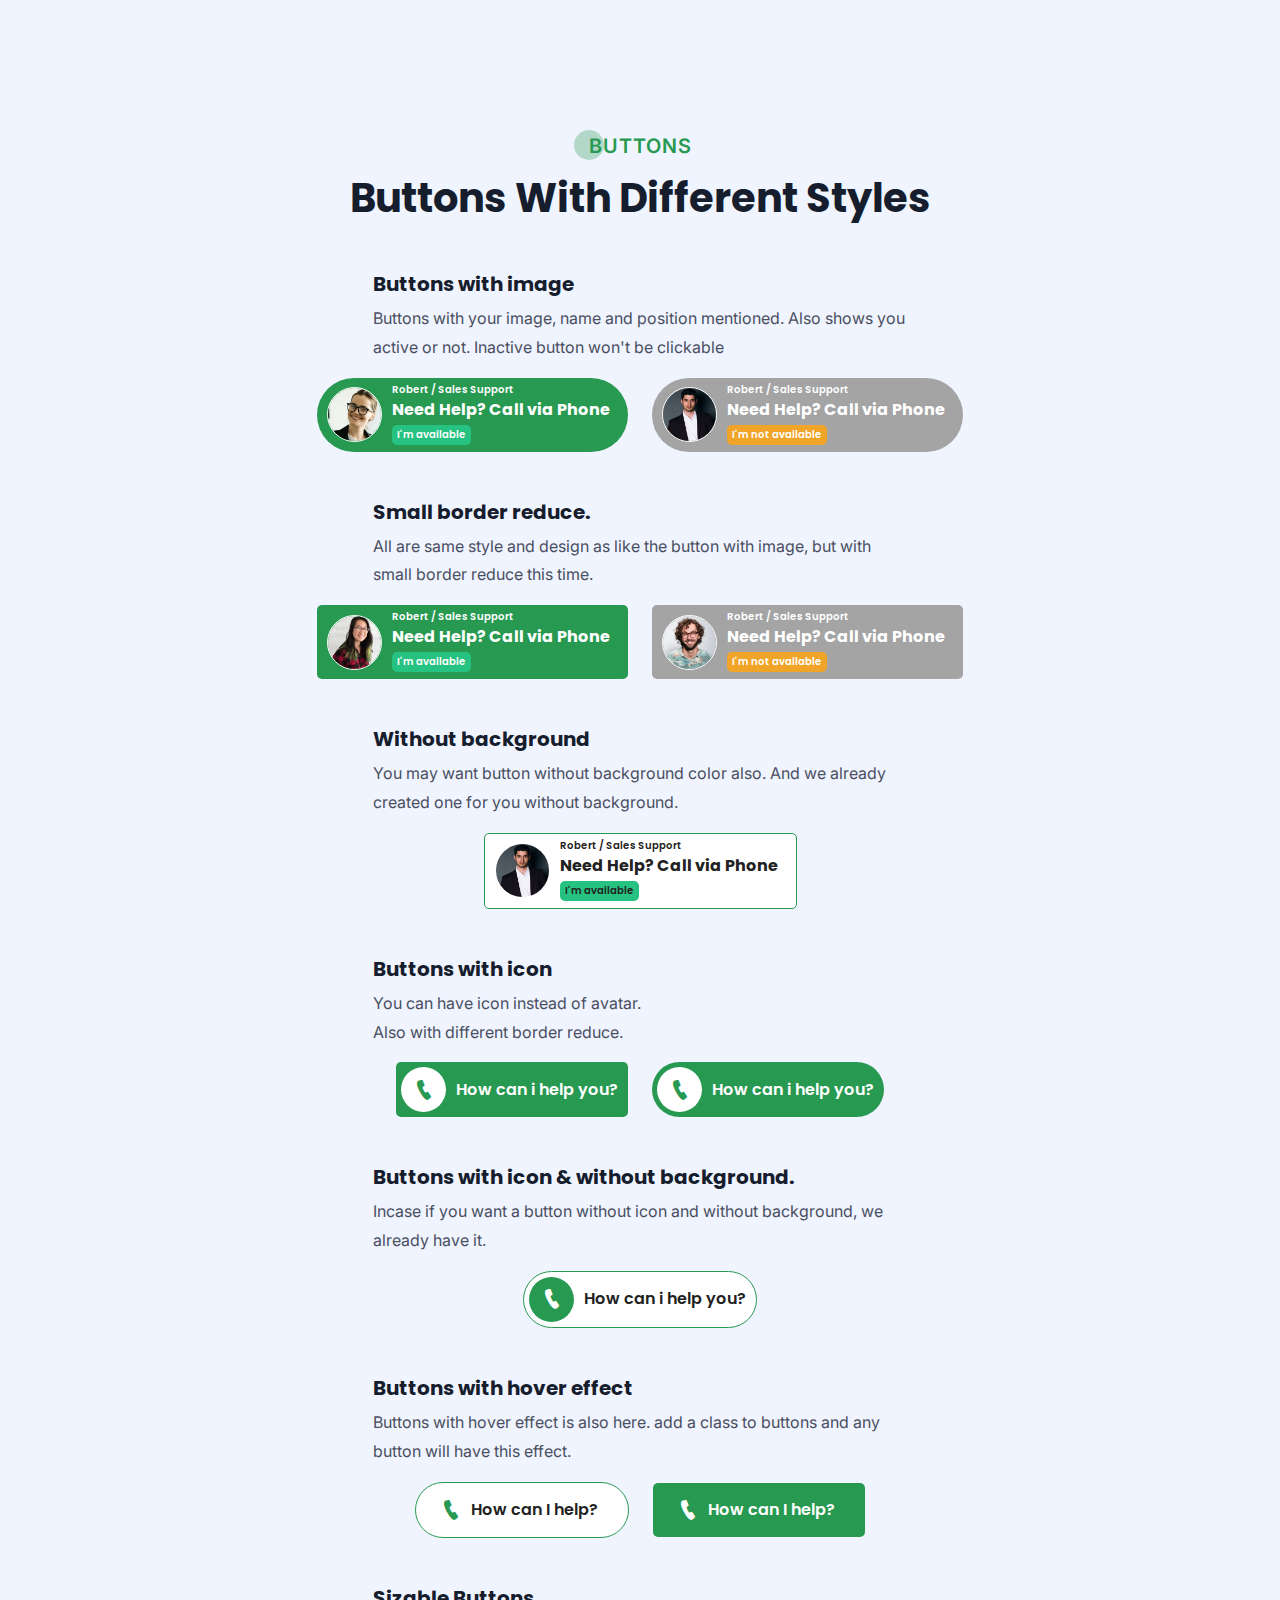
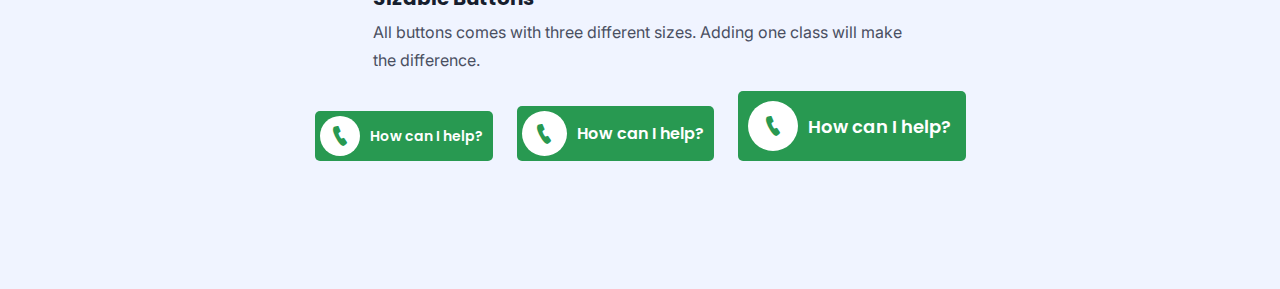
<file: buttons.html>
<!DOCTYPE html>
<html lang="en">
  <head>
    <meta charset="UTF-8" />
    <meta http-equiv="X-UA-Compatible" content="IE=edge" />
    <meta name="viewport" content="width=device-width, initial-scale=1.0" />
    <!--====== Title ======-->
    <title>Click to dial - bubble & button for call JS plugin</title>
    <!-- ========== Favicon Ico ========== -->
    <link rel="icon" href="demo-demo-demo-assets/images/favicon.ico" />
    <!--====== Bootstrap css ======-->
    <link rel="stylesheet" href="demo-assets/css/bootstrap.min.css" />
    <!--====== IcoFont css ======-->
    <link rel="stylesheet" href="demo-assets/css/icofont.min.css" />
    <!--====== Font awesome css ======-->
    <link rel="stylesheet" href="assets/css/fontawesome-all.min.css" />
    <!--====== Plugin css ======-->
    <link rel="stylesheet" href="assets/css/ctd-main.css" />
    <!--====== Style css ======-->
    <link rel="stylesheet" href="demo-assets/css/style.css" />

    <style>
      #example_2,
      #example_3,
      #example_4,
      #example_5,
      #example_6,
      #example_7,
      #example_8,
      #example_9 {
        display: none;
      }
    </style>
    <!--====== Custom css ======-->
    <!-- <link rel="stylesheet" href="assets/css/custom.css"> -->
  </head>

  <body>
    <!-- ========== Buttons section start ========== -->
    <section id="buttons" class="section-padding bg-one buttons">
      <div class="pt-5">
        <div class="container">
          <div class="section-title-center">
            <div class="row gx-xl-5">
              <div class="col-md-10 col-lg-8 mx-auto">
                <p class="badge-text">Buttons</p>
                <h3>
                  Buttons with different styles
                  <b><span id="currentDate"></span> </b>
                </h3>
              </div>
            </div>
          </div>
          <!-- Buttons with image and info -->
          <div class="mb-5">
            <div class="row gx-xl-5">
              <div class="col-md-10 col-lg-6 mx-auto mb-3">
                <h5 class="mb-2">Buttons with image</h5>
                <p>
                  Buttons with your image, name and position mentioned. Also
                  shows you active or not. Inactive button won't be clickable
                </p>
              </div>
            </div>
            <div class="d-md-flex justify-content-center gap-4">
              <button
                data-number="0123456789"
                data-timezone="America/Los_Angeles"
                class="ctd-button-4 ctd-btn-bg ctd-btn-rounded ctdButtons mb-3 mb-md-0"
                data-btnavailablety='{ "sunday":"00:00-23:59", "monday":"00:00-23:59", "tuesday":"00:00-23:59", "wednesday":"01:00-23:59", "thursday":"00:00-23:59", "friday":"00:00-23:59", "saturday":"00:00-23:59" }'
              >
                <img src="demo-assets/images/client1.webp" alt="" />
                <div class="info-wrapper">
                  <p class="info">Robert / Sales Support</p>
                  <p class="title">Need Help? Call via Phone</p>
                  <p class="online">I'm available</p>
                  <p class="offline">I'm not available</p>
                </div>
              </button>
              <button
                data-number="0123456789"
                data-timezone="America/Los_Angeles"
                class="ctd-button-4 ctd-btn-rounded ctdButtons"
                data-btnavailablety='{ "sunday":"00:00-08:30", "monday":"00:00-08:30", "tuesday":"00:00-08:30", "wednesday":"01:00-08:30", "thursday":"00:00-08:30", "friday":"00:00-08:30", "saturday":"00:00-08:30" }'
              >
                <img src="demo-assets/images/client2.webp" alt="" />
                <div class="info-wrapper">
                  <p class="info">Robert / Sales Support</p>
                  <p class="title">Need Help? Call via Phone</p>
                  <p class="online">I'm available</p>
                  <p class="offline">I'm not available</p>
                </div>
              </button>
            </div>
          </div>
          <!-- Buttons with small border-reduce -->
          <div class="mb-5">
            <div class="row gx-xl-5">
              <div class="col-md-10 col-lg-6 mx-auto mb-3">
                <h5 class="mb-2">Small border reduce.</h5>
                <p>
                  All are same style and design as like the button with image,
                  but with small border reduce this time.
                </p>
              </div>
            </div>
            <div class="d-md-flex justify-content-center gap-4">
              <button
                data-number="0123456789"
                data-timezone="America/Los_Angeles"
                class="ctd-button-4 ctd-btn-bg ctdButtons mb-3 mb-md-0"
                data-btnavailablety='{ "sunday":"00:00-23:59", "monday":"00:00-23:59", "tuesday":"00:00-23:59", "wednesday":"01:00-23:59", "thursday":"00:00-23:59", "friday":"00:00-23:59", "saturday":"00:00-23:59" }'
              >
                <img src="demo-assets/images/client3.webp" alt="" />
                <div class="info-wrapper">
                  <p class="info">Robert / Sales Support</p>
                  <p class="title">Need Help? Call via Phone</p>
                  <p class="online">I'm available</p>
                  <p class="offline">I'm not available</p>
                </div>
              </button>
              <button
                data-number="0123456789"
                data-timezone="America/Los_Angeles"
                class="ctd-button-4 ctdButtons"
                data-btnavailablety='{ "sunday":"00:00-08:30", "monday":"00:00-08:30", "tuesday":"00:00-08:30", "wednesday":"01:00-08:30", "thursday":"00:00-08:30", "friday":"00:00-08:30", "saturday":"00:00-08:30" }'
              >
                <img src="demo-assets/images/user.webp" alt="" />
                <div class="info-wrapper">
                  <p class="info">Robert / Sales Support</p>
                  <p class="title">Need Help? Call via Phone</p>
                  <p class="online">I'm available</p>
                  <p class="offline">I'm not available</p>
                </div>
              </button>
            </div>
          </div>
          <!-- Buttons without background -->
          <div class="mb-5">
            <div class="row gx-xl-5">
              <div class="col-md-10 col-lg-6 mx-auto mb-3">
                <h5 class="mb-2">Without background</h5>
                <p>
                  You may want button without background color also. And we
                  already created one for you without background.
                </p>
              </div>
            </div>
            <div class="d-md-flex justify-content-center gap-4">
              <button
                data-number="0123456789"
                data-timezone="America/Los_Angeles"
                class="ctd-button-4 ctdButtons"
                data-btnavailablety='{ "sunday":"00:00-23:59", "monday":"00:00-23:59", "tuesday":"00:00-23:59", "wednesday":"01:00-23:59", "thursday":"00:00-23:59", "friday":"00:00-23:59", "saturday":"00:00-23:59" }'
              >
                <img src="demo-assets/images/client2.webp" alt="" />
                <div class="info-wrapper">
                  <p class="info">Robert / Sales Support</p>
                  <p class="title">Need Help? Call via Phone</p>
                  <p class="online">I'm available</p>
                  <p class="offline">I'm not available</p>
                </div>
              </button>
            </div>
          </div>
          <!-- Button with icon -->
          <div class="mb-5">
            <div class="row gx-xl-5">
              <div class="col-md-10 col-lg-6 mx-auto mb-3">
                <h5 class="mb-2">Buttons with icon</h5>
                <p>You can have icon instead of avatar.</p>
                <p>Also with different border reduce.</p>
              </div>
            </div>
            <div class="d-md-flex justify-content-center gap-4">
              <a
                href="tel:0123456789"
                class="ctd-button-3 ctd-btn-bg mb-3 mb-md-0"
              >
                <i class="icofont-ui-call"></i>How can i help you?
              </a>
              <a
                href="tel:0123456789"
                class="ctd-button-3 ctd-btn-bg ctd-btn-rounded"
              >
                <i class="icofont-ui-call"></i>How can i help you?
              </a>
            </div>
          </div>
          <!-- Button with icon and without background -->
          <div class="mb-5">
            <div class="row gx-xl-5">
              <div class="col-md-10 col-lg-6 mx-auto mb-3">
                <h5 class="mb-2">Buttons with icon & without background.</h5>
                <p>
                  Incase if you want a button without icon and without
                  background, we already have it.
                </p>
              </div>
            </div>
            <div class="d-md-flex justify-content-center gap-4">
              <a
                href="tel:0123456789"
                class="ctd-button-3 ctd-btn-rounded ctd-change-text"
              >
                <i class="icofont-ui-call"></i>How can i help you?
              </a>
            </div>
          </div>
          <!-- Button with hover effect -->
          <div class="mb-5">
            <div class="row gx-xl-5">
              <div class="col-md-10 col-lg-6 mx-auto mb-3">
                <h5 class="mb-2">Buttons with hover effect</h5>
                <p>
                  Buttons with hover effect is also here. add a class to buttons
                  and any button will have this effect.
                </p>
              </div>
            </div>
            <div
              class="d-md-flex justify-content-center align-items-center gap-4"
            >
              <a
                href="tel:0123456789"
                class="ctd-button-2 ctd-btn-rounded ctd-btn-effect mb-3 mb-md-0"
              >
                <i class="icofont-ui-call"></i>How can I help?
              </a>
              <a
                href="tel:0123456789"
                class="ctd-button-2 ctd-btn-bg ctd-btn-effect"
              >
                <i class="icofont-ui-call"></i>How can I help?
              </a>
            </div>
          </div>
          <!-- Different size buttons -->
          <div class="mb-5">
            <div class="row gx-xl-5">
              <div class="col-md-10 col-lg-6 mx-auto mb-3">
                <h5 class="mb-2">Sizable Buttons</h5>
                <p>
                  All buttons comes with three different sizes. Adding one class
                  will make the difference.
                </p>
              </div>
            </div>
            <div class="d-md-flex justify-content-center align-items-end gap-4">
              <a
                href="tel:0123456789"
                class="ctd-button-3 ctd-btn-bg ctd-btn-sm mb-3 mb-md-0"
              >
                <i class="icofont-ui-call"></i>How can I help?
              </a>
              <a
                href="tel:0123456789"
                class="ctd-button-3 ctd-btn-bg mb-3 mb-md-0"
              >
                <i class="icofont-ui-call"></i>How can I help?
              </a>
              <a
                href="tel:0123456789"
                class="ctd-button-3 ctd-btn-bg ctd-btn-lg"
              >
                <i class="icofont-ui-call"></i>How can I help?
              </a>
            </div>
          </div>
        </div>
      </div>
    </section>
    <!-- ========== Buttons section end ========== -->
    <!--====== Moment js ======-->
    <script src="assets/js/moment.min.js"></script>
    <!--====== Moment js Timezone======-->
    <script src="assets/js/moment-timezone-with-data.min.js"></script>
    <!--====== ctd js ======-->
    <script src="assets/js/ctd-main.js"></script>

    <script>
      document.addEventListener("contextmenu", (event) =>
        event.preventDefault()
      );
    </script>
  </body>
</html>
</file>
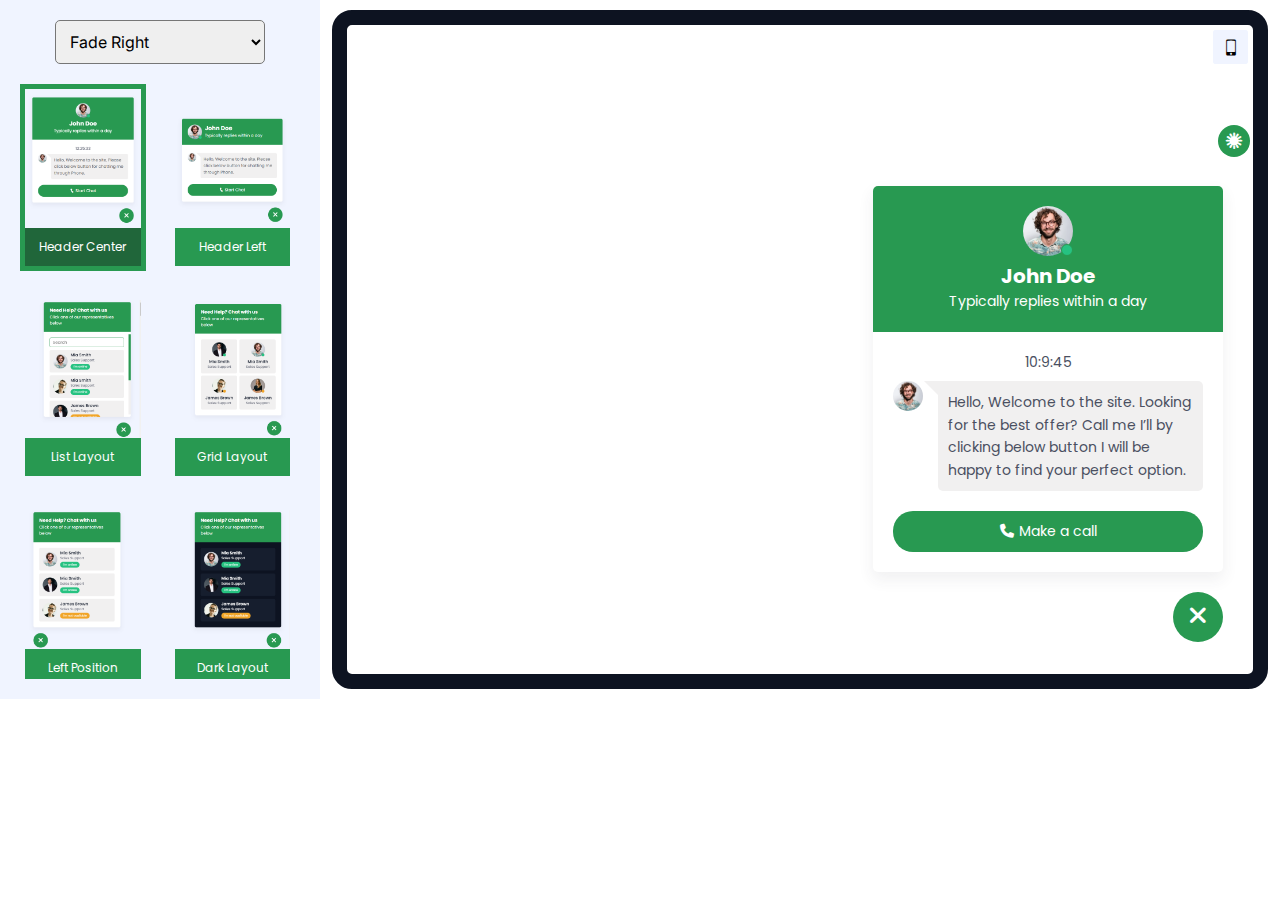
<file: popup.html>
<!DOCTYPE html>
<html lang="en">
  <head>
    <meta charset="UTF-8" />
    <meta http-equiv="X-UA-Compatible" content="IE=edge" />
    <meta name="viewport" content="width=device-width, initial-scale=1.0" />
    <!--====== Title ======-->
    <title>Click to dial - bubble & button for call JS plugin</title>
    <!-- ========== Favicon Ico ========== -->
    <link rel="icon" href="demo-assets/images/favicon.ico" />
    <!--====== Bootstrap css ======-->
    <link rel="stylesheet" href="demo-assets/css/bootstrap.min.css" />
    <!--====== IcoFont css ======-->
    <link rel="stylesheet" href="demo-assets/css/icofont.min.css" />
    <!--====== Odometer css ======-->
    <link rel="stylesheet" href="demo-assets/css/odometer-theme-default.css" />
    <!--====== GLightbox css ======-->
    <link rel="stylesheet" href="demo-assets/css/glightbox.css" />
    <!--====== Swiper css ======-->
    <link rel="stylesheet" href="demo-assets/css/swiper.min.css" />
    <!--====== Font awesome css ======-->
    <link rel="stylesheet" href="assets/css/fontawesome-all.min.css" />
    <!--====== Plugin css ======-->
    <link rel="stylesheet" href="assets/css/ctd-main.css" />
    <!--====== Style css ======-->
    <link rel="stylesheet" href="demo-assets/css/style.css" />

    <style>
      #example_2,
      #example_3,
      #example_4,
      #example_5,
      #example_6,
      #example_7,
      #example_8 {
        display: none;
      }
    </style>
    <!--====== Custom css ======-->
    <!-- <link rel="stylesheet" href="assets/css/custom.css"> -->
  </head>

  <body>
    <div
      class="switch-box layouts-box"
      style="position: fixed; top: 125px; right: 15px; z-index: 999"
    >
      <label id="switch" class="switch">
        <input type="checkbox" onchange="toggleTheme()" id="slider" />
        <span class="slider round"></span>
      </label>
    </div>
    <!-- ========== Popup layout section start ========== -->
    <section class="layouts-page">
      <div class="layouts">
        <div class="container-fluid">
          <div class="usage_examples">
            <div class="row" id="usage_examples">
              <div class="col-sm-4 col-md-5 col-lg-4 col-xl-3 p-0">
                <div class="layouts__area">
                  <div class="layouts__wrapper">
                    <select id="change_effect_popup">
                      <option
                        data-animation="#animation_1"
                        value="1"
                        selected=""
                      >
                        Fade Right
                      </option>
                      <option data-animation="#animation_2" value="2">
                        Fade Down
                      </option>
                      <option data-animation="#animation_4" value="4">
                        Fade In Scale
                      </option>
                      <option data-animation="#animation_5" value="5">
                        Rotation
                      </option>
                      <option data-animation="#animation_6" value="6">
                        Slide Fall
                      </option>
                      <option data-animation="#animation_7" value="7">
                        Slide Down
                      </option>
                      <option data-animation="#animation_3" value="3">
                        Ease Down
                      </option>
                      <option data-animation="#animation_8" value="8">
                        Rotate Left
                      </option>
                      <option data-animation="#animation_9" value="9">
                        Flip Horizontal
                      </option>
                      <option data-animation="#animation_10" value="10">
                        Flip Vertical
                      </option>
                      <option data-animation="#animation_11" value="11">
                        Flip Up
                      </option>
                      <option data-animation="#animation_12" value="12">
                        Super Scaled
                      </option>
                      <option data-animation="#animation_13" value="13">
                        Slide Up
                      </option>
                    </select>
                    <div class="layouts__sidebar ctd-demo-scroll">
                      <div class="row">
                        <div
                          class="col-md-6 mb-4 usage_example selected"
                          data-show="#example_1"
                        >
                          <div class="layouts__design">
                            <img
                              class="img-fliud"
                              src="demo-assets/images/layout-header-center.png"
                              alt=""
                            />
                            <div class="layouts__title">Header Center</div>
                          </div>
                        </div>
                        <div
                          class="col-md-6 mb-4 usage_example"
                          data-show="#example_2"
                        >
                          <div class="layouts__design">
                            <img
                              class="img-fliud"
                              src="demo-assets/images/layout-header-left.png"
                              alt=""
                            />
                            <div class="layouts__title">Header Left</div>
                          </div>
                        </div>
                        <div
                          class="col-md-6 mb-4 usage_example"
                          data-show="#example_3"
                        >
                          <div class="layouts__design">
                            <img
                              class="img-fliud"
                              src="demo-assets/images/layout-list.png"
                              alt=""
                            />
                            <div class="layouts__title">List Layout</div>
                          </div>
                        </div>
                        <div
                          class="col-md-6 mb-4 usage_example"
                          data-show="#example_4"
                        >
                          <div class="layouts__design">
                            <img
                              class="img-fliud"
                              src="demo-assets/images/layout-grid.png"
                              alt=""
                            />
                            <div class="layouts__title">Grid Layout</div>
                          </div>
                        </div>
                        <div
                          class="col-md-6 mb-4 usage_example"
                          data-show="#example_5"
                        >
                          <div class="layouts__design">
                            <img
                              class="img-fliud"
                              src="demo-assets/images/layout-left.png"
                              alt=""
                            />
                            <div class="layouts__title">Left Position</div>
                          </div>
                        </div>
                        <div
                          class="col-md-6 mb-4 usage_example"
                          data-show="#example_6"
                        >
                          <div class="layouts__design">
                            <img
                              class="img-fliud"
                              src="demo-assets/images/layout-dark.png"
                              alt=""
                            />
                            <div class="layouts__title">Dark Layout</div>
                          </div>
                        </div>
                        <div
                          class="col-md-6 mb-4 usage_example"
                          data-show="#example_7"
                        >
                          <div class="layouts__design">
                            <img
                              class="img-fliud"
                              src="demo-assets/images/layout-color.png"
                              alt=""
                            />
                            <div class="layouts__title">Different Color</div>
                          </div>
                        </div>
                        <div
                          class="col-md-6 mb-4 usage_example"
                          data-show="#example_8"
                        >
                          <div class="layouts__design">
                            <img
                              class="img-fliud"
                              src="demo-assets/images/layout-button.png"
                              alt=""
                            />
                            <div class="layouts__title">Different Button</div>
                          </div>
                        </div>
                      </div>
                    </div>
                    <div class="layouts__menu">
                      <button class="layouts__menu-btn" onclick="myFunction()">
                        <i class="icofont-eye-open"></i>
                      </button>
                      <div class="layouts__menu__area">
                        <div class="row">
                          <div
                            class="col-6 mb-4 usage_example selected"
                            data-show="#example_1"
                          >
                            <div class="layouts__menu__design">
                              <img
                                class="img-fliud"
                                src="demo-assets/images/layout-header-center.png"
                                alt=""
                              />
                              <div class="layouts__menu__title">
                                Header Center
                              </div>
                            </div>
                          </div>
                          <div
                            class="col-6 mb-4 usage_example"
                            data-show="#example_2"
                          >
                            <div class="layouts__menu__design">
                              <img
                                class="img-fliud"
                                src="demo-assets/images/layout-left.png"
                                alt=""
                              />
                              <div class="layouts__menu__title">
                                Header Left
                              </div>
                            </div>
                          </div>
                          <div
                            class="col-6 mb-4 usage_example"
                            data-show="#example_3"
                          >
                            <div class="layouts__menu__design">
                              <img
                                class="img-fliud"
                                src="demo-assets/images/layout-list.png"
                                alt=""
                              />
                              <div class="layouts__menu__title">
                                List Layout
                              </div>
                            </div>
                          </div>
                          <div
                            class="col-6 mb-4 usage_example"
                            data-show="#example_4"
                          >
                            <div class="layouts__menu__design">
                              <img
                                class="img-fliud"
                                src="demo-assets/images/layout-grid.png"
                                alt=""
                              />
                              <div class="layouts__menu__title">
                                Grid Layout
                              </div>
                            </div>
                          </div>
                          <div
                            class="col-6 mb-4 usage_example"
                            data-show="#example_5"
                          >
                            <div class="layouts__menu__design">
                              <img
                                class="img-fliud"
                                src="demo-assets/images/layout-left.png"
                                alt=""
                              />
                              <div class="layouts__menu__title">
                                Left Position
                              </div>
                            </div>
                          </div>
                          <div
                            class="col-6 mb-4 usage_example"
                            data-show="#example_6"
                          >
                            <div class="layouts__menu__design">
                              <img
                                class="img-fliud"
                                src="demo-assets/images/layout-dark.png"
                                alt=""
                              />
                              <div class="layouts__menu__title">
                                Dark Layout
                              </div>
                            </div>
                          </div>
                          <div
                            class="col-6 mb-4 usage_example"
                            data-show="#example_7"
                          >
                            <div class="layouts__menu__design">
                              <img
                                class="img-fliud"
                                src="demo-assets/images/layout-color.png"
                                alt=""
                              />
                              <div class="layouts__menu__title">
                                Different Color
                              </div>
                            </div>
                          </div>
                          <div
                            class="col-6 mb-4 usage_example"
                            data-show="#example_8"
                          >
                            <div class="layouts__menu__design">
                              <img
                                class="img-fliud"
                                src="demo-assets/images/layout-button.png"
                                alt=""
                              />
                              <div class="layouts__menu__title">
                                Different Button
                              </div>
                            </div>
                          </div>
                        </div>
                      </div>
                    </div>
                  </div>
                </div>
              </div>
              <div class="col-sm-8 col-md-7 col-lg-8 col-xl-9">
                <div class="layouts__popup">
                  <button class="mobile-view">
                    <i class="icofont-ui-touch-phone"></i>
                  </button>
                  <button class="desktop-view">
                    <i class="icofont-computer"></i>
                  </button>
                  <div class="layouts__popup__wrapper">
                    <!-- Example1 -->
                    <div class="ctd" id="example_1">
                      <button
                        class="ctd-bubble circle-bubble circle-animation-1 example_button"
                      >
                        <span class="open-icon"
                          ><i class="fa-solid fa-phone"></i
                        ></span>
                        <span class="close-icon"
                          ><i class="fa-solid fa-xmark"></i
                        ></span>
                      </button>
                      <div
                        class="example_popup ctd__popup animation14 chat-availability"
                        data-ctdNumber="01813381520"
                        data-availability='{ "sunday":"00:00-23:59", "monday":"00:00-23:59", "tuesday":"00:00-23:59", "wednesday":"01:00-23:59", "thursday":"00:00-23:59", "friday":"00:01-23:59", "saturday":"00:00-23:59" }'
                      >
                        <div class="ctd__popup--header header-center">
                          <div class="image">
                            <img
                              src="demo-assets/images/user.webp"
                              alt="user"
                            />
                          </div>
                          <div class="info">
                            <h4 class="info__name">John Doe</h4>
                            <p class="info__title">
                              Typically replies within a day
                            </p>
                          </div>
                        </div>
                        <div class="ctd__popup--content">
                          <div class="current-time"></div>
                          <div class="sms">
                            <div class="sms__user">
                              <img
                                src="demo-assets/images/user.webp"
                                alt="user"
                              />
                            </div>
                            <div class="sms__text">
                              <p>
                                Hello, Welcome to the site. Looking for the best
                                offer? Call me I’ll by clicking below button I
                                will be happy to find your perfect option.
                              </p>
                            </div>
                          </div>
                          <button class="ctd__send-message" target="_blank">
                            <i class="fa-solid fa-phone"></i>Make a call
                            <a href="tel:0123456789"></a>
                          </button>
                        </div>
                      </div>
                    </div>

                    <!-- Example2 -->
                    <div class="ctd" id="example_2">
                      <button
                        class="ctd-bubble circle-bubble circle-animation-1 example_button"
                      >
                        <span class="open-icon"
                          ><i class="fa-solid fa-phone"></i
                        ></span>
                        <span class="close-icon"
                          ><i class="fa-solid fa-xmark"></i
                        ></span>
                      </button>
                      <div
                        class="example_popup ctd__popup animation14 chat-availability"
                        data-ctdNumber="01813381520"
                        data-availability='{ "sunday":"00:00-00:01", "monday":"00:00-23:59", "tuesday":"00:00-23:59", "wednesday":"01:00-23:59", "thursday":"00:00-23:59", "friday":"00:01-23:59", "saturday":"00:00-23:59" }'
                      >
                        <div class="ctd__popup--header">
                          <div class="image">
                            <img
                              src="demo-assets/images/user.webp"
                              alt="user"
                            />
                          </div>
                          <div class="info">
                            <h4 class="info__name">John Doe</h4>
                            <p class="info__title">
                              Typically replies within a day
                            </p>
                          </div>
                        </div>
                        <div class="ctd__popup--content">
                          <div class="current-time"></div>
                          <div class="sms">
                            <div class="sms__user">
                              <img
                                src="demo-assets/images/user.webp"
                                alt="user"
                              />
                            </div>
                            <div class="sms__text">
                              <p>
                                Hello, Welcome to the site. Looking for the best
                                offer? Call me I’ll by clicking below button I
                                will be happy to find your perfect option.
                              </p>
                            </div>
                          </div>
                          <button class="ctd__send-message" target="_blank">
                            <i class="fa-solid fa-phone"></i>Make a call
                            <a href="tel:0123456789"></a>
                          </button>
                        </div>
                      </div>
                    </div>
                    <!-- example 3 -->
                    <!-- ========== MULTI USER POPUP List ========== -->
                    <div class="ctd-multi" id="example_3">
                      <button
                        class="example_button ctd-bubble circle-bubble circle-animation-1"
                      >
                        <span class="open-icon"
                          ><i class="fa-solid fa-phone"></i
                        ></span>
                        <span class="close-icon"
                          ><i class="fa-solid fa-xmark"></i
                        ></span>
                      </button>
                      <div class="example_popup ctd-multi__popup animation3">
                        <div class="ctd-multi__popup--header">
                          <h3 class="title">Need Help? Chat with us</h3>
                          <p class="subtitle">
                            Click one of our representatives below
                          </p>
                        </div>
                        <div
                          class="ctd-multi__popup--content"
                          data-search="true"
                          id="multi-user"
                        >
                          <div class="search">
                            <input
                              id="search-input"
                              onkeyup="searchUser()"
                              type="text"
                              placeholder="Search"
                            />
                          </div>
                          <div class="users">
                            <div
                              class="user useravailability"
                              data-userAvailability='{ "sunday":"00:00-23:59", "monday":"00:00-23:59", "tuesday":"00:00-23:59", "wednesday":"01:00-23:59", "thursday":"00:00-23:59", "friday":"00:01-23:59", "saturday":"00:00-23:59" }'
                            >
                              <div class="user__image">
                                <img
                                  src="demo-assets/images/user.webp"
                                  alt="user"
                                />
                              </div>
                              <div class="user__info">
                                <h5 class="user__info--name">Mia Smith</h5>
                                <p class="user__info--title">Sales Support</p>
                                <p class="user__info--online">I'm online</p>
                                <p class="user__info--offline">
                                  I'm not available
                                </p>
                              </div>
                              <a href="tel:0123456789"></a>
                            </div>
                            <div
                              class="user useravailability"
                              data-userAvailability='{ "sunday":"00:00-23:59", "monday":"00:00-23:59", "tuesday":"00:00-23:59", "wednesday":"01:00-23:59", "thursday":"00:00-23:59", "friday":"00:01-23:59", "saturday":"00:00-23:59" }'
                            >
                              <div class="user__image">
                                <img
                                  src="demo-assets/images/client1.webp"
                                  alt="user"
                                />
                              </div>
                              <div class="user__info">
                                <h5 class="user__info--name">Mia Smith</h5>
                                <p class="user__info--title">Sales Support</p>
                                <p class="user__info--online">I'm online</p>
                                <p class="user__info--offline">
                                  I'm not available
                                </p>
                              </div>
                              <a href="tel:0123456789"></a>
                            </div>
                            <div
                              class="user useravailability"
                              data-timezone=""
                              data-userAvailability='{ "sunday":"00:00-5:59", "monday":"00:00-5:59", "tuesday":"00:00-5:59", "wednesday":"01:00-5:59", "thursday":"00:00-5:59", "friday":"00:01-5:59", "saturday":"00:00-5:59" }'
                            >
                              <div class="user__image">
                                <img
                                  src="demo-assets/images/client2.webp"
                                  alt="user"
                                />
                              </div>
                              <div class="user__info">
                                <h5 class="user__info--name">James Brown</h5>
                                <p class="user__info--title">Sales Support</p>
                                <p class="user__info--online">I'm online</p>
                                <p class="user__info--offline">
                                  I'm not available
                                </p>
                              </div>
                              <a href="tel:0123456789"></a>
                            </div>
                            <div
                              class="user useravailability"
                              data-timezone=""
                              data-userAvailability='{ "sunday":"00:00-5:59", "monday":"00:00-5:59", "tuesday":"00:00-5:59", "wednesday":"01:00-5:59", "thursday":"00:00-5:59", "friday":"00:01-5:59", "saturday":"00:00-5:59" }'
                            >
                              <div class="user__image">
                                <img
                                  src="demo-assets/images/client3.webp"
                                  alt="user"
                                />
                              </div>
                              <div class="user__info">
                                <h5 class="user__info--name">James Brown</h5>
                                <p class="user__info--title">Sales Support</p>
                                <p class="user__info--online">I'm online</p>
                                <p class="user__info--offline">
                                  I'm not available
                                </p>
                              </div>
                              <a href="tel:0123456789"></a>
                            </div>
                            <div
                              class="user useravailability"
                              data-timezone="America/Los_Angeles"
                              data-userAvailability='{ "sunday":"00:00-23:59", "monday":"00:00-23:59", "tuesday":"00:00-23:59", "wednesday":"01:00-23:59", "thursday":"00:00-23:59", "friday":"00:01-23:59", "saturday":"00:00-23:59" }'
                            >
                              <div class="user__image">
                                <img
                                  src="demo-assets/images/client4.webp"
                                  alt="user"
                                />
                              </div>
                              <div class="user__info">
                                <h5 class="user__info--name">Mia Smith</h5>
                                <p class="user__info--title">Sales Support</p>
                                <p class="user__info--online">I'm online</p>
                                <p class="user__info--offline">
                                  I'm not available
                                </p>
                              </div>
                            </div>
                          </div>
                        </div>
                      </div>
                    </div>
                    <!-- example 4 -->
                    <!-- ========== MULTI USER POPUP Grid ========== -->
                    <div class="ctd-multi ctd-grid" id="example_4">
                      <button
                        class="example_button ctd-bubble circle-bubble circle-animation-1"
                      >
                        <span class="open-icon"
                          ><i class="fa-solid fa-phone"></i
                        ></span>
                        <span class="close-icon"
                          ><i class="fa-solid fa-xmark"></i
                        ></span>
                      </button>
                      <div class="example_popup ctd-multi__popup animation3">
                        <div class="ctd-multi__popup--header">
                          <h3 class="title">Need Help? Chat with us</h3>
                          <p class="subtitle">
                            Click one of our representatives below
                          </p>
                        </div>
                        <div
                          class="ctd-multi__popup--content"
                          data-search=""
                          id="multi-user"
                        >
                          <div class="search">
                            <input
                              id="search-input"
                              onkeyup="searchUser()"
                              type="text"
                              placeholder="Search"
                            />
                          </div>
                          <div class="users">
                            <div
                              class="user useravailability"
                              data-userAvailability='{ "sunday":"00:00-23:59", "monday":"00:00-23:59", "tuesday":"00:00-23:59", "wednesday":"01:00-23:59", "thursday":"00:00-23:59", "friday":"00:01-23:59", "saturday":"00:00-23:59" }'
                            >
                              <div class="user__image">
                                <img
                                  src="demo-assets/images/client2.webp"
                                  alt="user"
                                />
                              </div>
                              <div class="user__info">
                                <h5 class="user__info--name">Mia Smith</h5>
                                <p class="user__info--title">Sales Support</p>
                                <p class="user__info--online">I'm online</p>
                                <p class="user__info--offline">
                                  I'm not available
                                </p>
                              </div>
                              <a href="tel:0123456789"></a>
                            </div>
                            <div
                              class="user useravailability"
                              data-userAvailability='{ "sunday":"00:00-23:59", "monday":"00:00-23:59", "tuesday":"00:00-23:59", "wednesday":"01:00-23:59", "thursday":"00:00-23:59", "friday":"00:01-23:59", "saturday":"00:00-23:59" }'
                            >
                              <div class="user__image">
                                <img
                                  src="demo-assets/images/user.webp"
                                  alt="user"
                                />
                              </div>
                              <div class="user__info">
                                <h5 class="user__info--name">Mia Smith</h5>
                                <p class="user__info--title">Sales Support</p>
                                <p class="user__info--online">I'm online</p>
                                <p class="user__info--offline">
                                  I'm not available
                                </p>
                              </div>
                              <a href="tel:0123456789"></a>
                            </div>
                            <div
                              class="user useravailability"
                              data-timezone=""
                              data-userAvailability='{ "sunday":"00:00-5:59", "monday":"00:00-5:59", "tuesday":"00:00-5:59", "wednesday":"01:00-5:59", "thursday":"00:00-5:59", "friday":"00:01-5:59", "saturday":"00:00-5:59" }'
                            >
                              <div class="user__image">
                                <img
                                  src="demo-assets/images/client1.webp"
                                  alt="user"
                                />
                              </div>
                              <div class="user__info">
                                <h5 class="user__info--name">James Brown</h5>
                                <p class="user__info--title">Sales Support</p>
                                <p class="user__info--online">I'm online</p>
                                <p class="user__info--offline">
                                  I'm not available
                                </p>
                              </div>
                              <a href="tel:0123456789"></a>
                            </div>
                            <div
                              class="user useravailability"
                              data-timezone=""
                              data-userAvailability='{ "sunday":"00:00-5:59", "monday":"00:00-5:59", "tuesday":"00:00-5:59", "wednesday":"01:00-5:59", "thursday":"00:00-5:59", "friday":"00:01-5:59", "saturday":"00:00-5:59" }'
                            >
                              <div class="user__image">
                                <img
                                  src="demo-assets/images/client4.webp"
                                  alt="user"
                                />
                              </div>
                              <div class="user__info">
                                <h5 class="user__info--name">James Brown</h5>
                                <p class="user__info--title">Sales Support</p>
                                <p class="user__info--online">I'm online</p>
                                <p class="user__info--offline">
                                  I'm not available
                                </p>
                              </div>
                              <a href="tel:0123456789"></a>
                            </div>
                          </div>
                        </div>
                      </div>
                    </div>
                    <!-- Example 5 left side -->
                    <div class="ctd-multi ctd-left" id="example_5">
                      <button
                        class="example_button ctd-bubble circle-bubble circle-animation-1"
                      >
                        <span class="open-icon"
                          ><i class="fa-solid fa-phone"></i
                        ></span>
                        <span class="close-icon"
                          ><i class="fa-solid fa-xmark"></i
                        ></span>
                      </button>
                      <div class="example_popup ctd-multi__popup animation3">
                        <div class="ctd-multi__popup--header">
                          <h3 class="title">Need Help? Chat with us</h3>
                          <p class="subtitle">
                            Click one of our representatives below
                          </p>
                        </div>
                        <div
                          class="ctd-multi__popup--content"
                          data-search="true"
                          id="multi-user"
                        >
                          <div class="search">
                            <input
                              id="search-input"
                              onkeyup="searchUser()"
                              type="text"
                              placeholder="Search"
                            />
                          </div>
                          <div class="users">
                            <div
                              class="user useravailability"
                              data-userAvailability='{ "sunday":"00:00-23:59", "monday":"00:00-23:59", "tuesday":"00:00-23:59", "wednesday":"01:00-23:59", "thursday":"00:00-23:59", "friday":"00:01-23:59", "saturday":"00:00-23:59" }'
                            >
                              <div class="user__image">
                                <img
                                  src="demo-assets/images/user.webp"
                                  alt="user"
                                />
                              </div>
                              <div class="user__info">
                                <h5 class="user__info--name">Mia Smith</h5>
                                <p class="user__info--title">Sales Support</p>
                                <p class="user__info--online">I'm online</p>
                                <p class="user__info--offline">
                                  I'm not available
                                </p>
                              </div>
                              <a href="tel:0123456789"></a>
                            </div>
                            <div
                              class="user useravailability"
                              data-userAvailability='{ "sunday":"00:00-23:59", "monday":"00:00-23:59", "tuesday":"00:00-23:59", "wednesday":"01:00-23:59", "thursday":"00:00-23:59", "friday":"00:01-23:59", "saturday":"00:00-23:59" }'
                            >
                              <div class="user__image">
                                <img
                                  src="demo-assets/images/client2.webp"
                                  alt="user"
                                />
                              </div>
                              <div class="user__info">
                                <h5 class="user__info--name">Mia Smith</h5>
                                <p class="user__info--title">Sales Support</p>
                                <p class="user__info--online">I'm online</p>
                                <p class="user__info--offline">
                                  I'm not available
                                </p>
                              </div>
                              <a href="tel:0123456789"></a>
                            </div>
                            <div
                              class="user useravailability"
                              data-timezone=""
                              data-userAvailability='{ "sunday":"00:00-5:59", "monday":"00:00-5:59", "tuesday":"00:00-5:59", "wednesday":"01:00-5:59", "thursday":"00:00-5:59", "friday":"00:01-5:59", "saturday":"00:00-5:59" }'
                            >
                              <div class="user__image">
                                <img
                                  src="demo-assets/images/client1.webp"
                                  alt="user"
                                />
                              </div>
                              <div class="user__info">
                                <h5 class="user__info--name">James Brown</h5>
                                <p class="user__info--title">Sales Support</p>
                                <p class="user__info--online">I'm online</p>
                                <p class="user__info--offline">
                                  I'm not available
                                </p>
                              </div>
                              <a href="tel:0123456789"></a>
                            </div>
                          </div>
                        </div>
                      </div>
                    </div>
                    <!-- Example 6 Dark layout -->
                    <div class="night-mode ctd-multi" id="example_6">
                      <button
                        class="example_button ctd-bubble circle-bubble circle-animation-1"
                      >
                        <span class="open-icon"
                          ><i class="fa-solid fa-phone"></i
                        ></span>
                        <span class="close-icon"
                          ><i class="fa-solid fa-xmark"></i
                        ></span>
                      </button>
                      <div class="example_popup ctd-multi__popup animation3">
                        <div class="ctd-multi__popup--header">
                          <h3 class="title">Need Help? Chat with us</h3>
                          <p class="subtitle">
                            Click one of our representatives below
                          </p>
                        </div>
                        <div
                          class="ctd-multi__popup--content"
                          data-search="true"
                          id="multi-user"
                        >
                          <div class="search">
                            <input
                              id="search-input"
                              onkeyup="searchUser()"
                              type="text"
                              placeholder="Search"
                            />
                          </div>
                          <div class="users">
                            <div
                              class="user useravailability"
                              data-userAvailability='{ "sunday":"00:00-23:59", "monday":"00:00-23:59", "tuesday":"00:00-23:59", "wednesday":"01:00-23:59", "thursday":"00:00-23:59", "friday":"00:01-23:59", "saturday":"00:00-23:59" }'
                            >
                              <div class="user__image">
                                <img
                                  src="demo-assets/images/user.webp"
                                  alt="user"
                                />
                              </div>
                              <div class="user__info">
                                <h5 class="user__info--name">Mia Smith</h5>
                                <p class="user__info--title">Sales Support</p>
                                <p class="user__info--online">I'm online</p>
                                <p class="user__info--offline">
                                  I'm not available
                                </p>
                              </div>
                              <a href="tel:0123456789"></a>
                            </div>
                            <div
                              class="user useravailability"
                              data-userAvailability='{ "sunday":"00:00-23:59", "monday":"00:00-23:59", "tuesday":"00:00-23:59", "wednesday":"01:00-23:59", "thursday":"00:00-23:59", "friday":"00:01-23:59", "saturday":"00:00-23:59" }'
                            >
                              <div class="user__image">
                                <img
                                  src="demo-assets/images/client2.webp"
                                  alt="user"
                                />
                              </div>
                              <div class="user__info">
                                <h5 class="user__info--name">Mia Smith</h5>
                                <p class="user__info--title">Sales Support</p>
                                <p class="user__info--online">I'm online</p>
                                <p class="user__info--offline">
                                  I'm not available
                                </p>
                              </div>
                              <a href="tel:0123456789"></a>
                            </div>
                            <div
                              class="user useravailability"
                              data-timezone=""
                              data-userAvailability='{ "sunday":"00:00-5:59", "monday":"00:00-5:59", "tuesday":"00:00-5:59", "wednesday":"01:00-5:59", "thursday":"00:00-5:59", "friday":"00:01-5:59", "saturday":"00:00-5:59" }'
                            >
                              <div class="user__image">
                                <img
                                  src="demo-assets/images/client1.webp"
                                  alt="user"
                                />
                              </div>
                              <div class="user__info">
                                <h5 class="user__info--name">James Brown</h5>
                                <p class="user__info--title">Sales Support</p>
                                <p class="user__info--online">I'm online</p>
                                <p class="user__info--offline">
                                  I'm not available
                                </p>
                              </div>
                              <a href="tel:0123456789"></a>
                            </div>
                          </div>
                        </div>
                      </div>
                    </div>
                    <!-- Example 7 -->
                    <div class="ctd dark-mode" id="example_7">
                      <button
                        class="ctd-bubble circle-bubble circle-animation-1 example_button"
                      >
                        <span class="open-icon"
                          ><i class="fa-solid fa-phone"></i
                        ></span>
                        <span class="close-icon"
                          ><i class="fa-solid fa-xmark"></i
                        ></span>
                      </button>
                      <div
                        class="example_popup ctd__popup animation14 chat-availability"
                        data-availability='{ "sunday":"00:00-00:01", "monday":"00:00-23:59", "tuesday":"00:00-23:59", "wednesday":"01:00-23:59", "thursday":"00:00-23:59", "friday":"00:01-23:59", "saturday":"00:00-23:59" }'
                      >
                        <div class="ctd__popup--header header-center">
                          <div class="image">
                            <img
                              src="demo-assets/images/user.webp"
                              alt="user"
                            />
                          </div>
                          <div class="info">
                            <h4 class="info__name">John Doe</h4>
                            <p class="info__title">
                              Typically replies within a day
                            </p>
                          </div>
                        </div>
                        <div class="ctd__popup--content">
                          <div class="current-time"></div>
                          <div class="sms">
                            <div class="sms__user">
                              <img
                                src="demo-assets/images/user.webp"
                                alt="user"
                              />
                            </div>
                            <div class="sms__text">
                              <p>
                                Hello, Welcome to the site. Looking for the best
                                offer? Call me I’ll by clicking below button I
                                will be happy to find your perfect option.
                              </p>
                            </div>
                          </div>
                          <button class="ctd__send-message" target="_blank">
                            <i class="fa-solid fa-phone"></i>Make a call
                            <a href="tel:0123456789"></a>
                          </button>
                        </div>
                      </div>
                    </div>
                    <!-- Example 8 -->
                    <div class="ctd" id="example_8">
                      <button
                        class="ctd-bubble bubble bubble-transparent ctd-btn-bg ctd-btn-rounded example_button"
                      >
                        <div class="bubble__icon bubble-animation4">
                          <span class="bubble__icon--open"
                            ><i class="fa-solid fa-phone"></i
                          ></span>
                          <span class="bubble__icon--close"
                            ><i class="fa-solid fa-xmark"></i
                          ></span>
                        </div>
                        How can I help?
                      </button>
                      <div
                        class="example_popup ctd__popup animation14 chat-availability"
                        data-ctdNumber="01813381520"
                        data-availability='{ "sunday":"00:00-00:01", "monday":"00:00-23:59", "tuesday":"00:00-23:59", "wednesday":"01:00-23:59", "thursday":"00:00-23:59", "friday":"00:01-23:59", "saturday":"00:00-23:59" }'
                      >
                        <div class="ctd__popup--header header-center">
                          <div class="image">
                            <img
                              src="demo-assets/images/user.webp"
                              alt="user"
                            />
                          </div>
                          <div class="info">
                            <h4 class="info__name">John Doe</h4>
                            <p class="info__title">
                              Typically replies within a day
                            </p>
                          </div>
                        </div>
                        <div class="ctd__popup--content">
                          <div class="current-time"></div>
                          <div class="sms">
                            <div class="sms__user">
                              <img
                                src="demo-assets/images/user.webp"
                                alt="user"
                              />
                            </div>
                            <div class="sms__text">
                              <p>
                                Hello, Welcome to the site. Looking for the best
                                offer? Call me I’ll by clicking below button I
                                will be happy to find your perfect option.
                              </p>
                            </div>
                          </div>
                          <button class="ctd__send-message" target="_blank">
                            <i class="fa-solid fa-phone"></i>Make a call
                            <a href="tel:0123456789"></a>
                          </button>
                        </div>
                      </div>
                    </div>
                  </div>
                </div>
              </div>
            </div>
          </div>
        </div>
      </div>
      <!-- ========== Popup layout section end ========== -->
    </section>
    <!-- ========== Footer section end ========== -->
    <!--====== jquery js ======-->
    <script src="demo-assets/js/jquery.min.js"></script>
    <!--====== Bootstrap js ======-->
    <script src="demo-assets/js/bootstrap.bundle.min.js"></script>
    <!--====== One page nav ======-->
    <script src="demo-assets/js/onepageNav.js"></script>
    <!--====== Appear js ======-->
    <script src="demo-assets/js/jquery.appear.min.js"></script>
    <!--====== Odometer js ======-->
    <script src="demo-assets/js/odometer.min.js"></script>
    <!--====== GLightbox nav ======-->
    <script src="demo-assets/js/glightbox.min.js"></script>
    <!--====== Swiper js ======-->
    <script src="demo-assets/js/swiper.min.js"></script>
    <!--====== Ajaxchimp js ======-->
    <script src="demo-assets/js/jquery.ajaxchimp.min.js"></script>
    <!--====== Select toggle button js ======-->
    <script src="demo-assets/js/select-togglebutton.js"></script>
    <!--====== Moment js ======-->
    <script src="assets/js/moment.min.js"></script>
    <!--====== Moment js Timezone======-->
    <script src="assets/js/moment-timezone-with-data.min.js"></script>

    <!--====== ctd js ======-->
    <script src="assets/js/ctd-main.js"></script>
    <!--====== Custom js ======-->
    <script src="demo-assets/js/custom.js"></script>
    <script>
      // Add active class to the current button (highlight it)
      var header = document.getElementById("usage_examples");
      var btns = header.getElementsByClassName("usage_example");
      for (var i = 0; i < btns.length; i++) {
        btns[i].addEventListener("click", function () {
          var current = document.getElementsByClassName("selected");
          current[0].className = current[0].className.replace(" selected", "");
          this.className += " selected";
        });
      }
    </script>
  </body>
</html>
</file>
<file: demo-assets/css/odometer-theme-default.css>
.odometer.odometer-auto-theme,.odometer.odometer-theme-default{display:inline-block;vertical-align:middle;position:relative}.odometer.odometer-auto-theme .odometer-digit,.odometer.odometer-theme-default .odometer-digit{display:inline-block;vertical-align:middle;position:relative}.odometer.odometer-auto-theme .odometer-digit .odometer-digit-spacer,.odometer.odometer-theme-default .odometer-digit .odometer-digit-spacer{display:inline-block;vertical-align:middle;visibility:hidden}.odometer.odometer-auto-theme .odometer-digit .odometer-digit-inner,.odometer.odometer-theme-default .odometer-digit .odometer-digit-inner{text-align:left;display:block;position:absolute;top:0;left:0;right:0;bottom:0;overflow:hidden}.odometer.odometer-auto-theme .odometer-digit .odometer-ribbon,.odometer.odometer-theme-default .odometer-digit .odometer-ribbon{display:block}.odometer.odometer-auto-theme .odometer-digit .odometer-ribbon-inner,.odometer.odometer-theme-default .odometer-digit .odometer-ribbon-inner{display:block;-webkit-backface-visibility:hidden;backface-visibility:hidden}.odometer.odometer-auto-theme .odometer-digit .odometer-value,.odometer.odometer-theme-default .odometer-digit .odometer-value{display:block;-webkit-transform:translateZ(0);transform:translateZ(0)}.odometer.odometer-auto-theme .odometer-digit .odometer-value.odometer-last-value,.odometer.odometer-theme-default .odometer-digit .odometer-value.odometer-last-value{position:absolute}.odometer.odometer-auto-theme.odometer-animating-up .odometer-ribbon-inner,.odometer.odometer-theme-default.odometer-animating-up .odometer-ribbon-inner{-webkit-transition:-webkit-transform 2s;-moz-transition:-moz-transform 2s;-ms-transition:-ms-transform 2s;-o-transition:-o-transform 2s;transition:transform 2s}.odometer.odometer-auto-theme.odometer-animating-up.odometer-animating .odometer-ribbon-inner,.odometer.odometer-theme-default.odometer-animating-up.odometer-animating .odometer-ribbon-inner{-webkit-transform:translateY(-100%);-moz-transform:translateY(-100%);-ms-transform:translateY(-100%);-o-transform:translateY(-100%);transform:translateY(-100%)}.odometer.odometer-auto-theme.odometer-animating-down .odometer-ribbon-inner,.odometer.odometer-theme-default.odometer-animating-down .odometer-ribbon-inner{-webkit-transform:translateY(-100%);-moz-transform:translateY(-100%);-ms-transform:translateY(-100%);-o-transform:translateY(-100%);transform:translateY(-100%)}.odometer.odometer-auto-theme.odometer-animating-down.odometer-animating .odometer-ribbon-inner,.odometer.odometer-theme-default.odometer-animating-down.odometer-animating .odometer-ribbon-inner{-webkit-transition:-webkit-transform 2s;-moz-transition:-moz-transform 2s;-ms-transition:-ms-transform 2s;-o-transition:-o-transform 2s;transition:transform 2s;-webkit-transform:translateY(0);-moz-transform:translateY(0);-ms-transform:translateY(0);-o-transform:translateY(0);transform:translateY(0)}.odometer.odometer-auto-theme,.odometer.odometer-theme-default{line-height:1}.odometer.odometer-auto-theme .odometer-value,.odometer.odometer-theme-default .odometer-value{text-align:center}
</file>
<file: assets/css/ctd-main.css>
@import url("https://fonts.googleapis.com/css2?family=Poppins:ital,wght@0,300;0,400;0,500;0,600;0,700;0,800;0,900;1,300;1,400;1,500;1,600;1,700;1,800;1,900&display=swap");
:root {
  --color-primary: #289951;
  --color-dark-primary: #0d1321;
  --color-secondary: #20663a;
  --color-dark-secondary: #161e2e;
  --color-active: #26c281;
  --color-inactive: #f1a528;
  --color-offline: #a4a4a4;
  --color-message: #f1f0f0;
  --color-light: #fff;
  --color-dark: #222;
  --color-dark-mode: #006289;
  --color-dark-mode2: #0b5572;
  --shadow: 0 7px 15px 1px rgb(55 62 70 / 7%); }

body {
  font-family: "Poppins", sans-serif; }

/* [class*="ctd"] * {
  margin: 0;
  padding: 0;
  box-sizing: border-box; } */

[class*="ctd"] {
  font-family: "Poppins", sans-serif; }

.ctd-bubble.circle-bubble {
  position: relative;
  z-index: 9999;
  width: 50px;
  height: 50px;
  border-radius: 50%;
  background-color: var(--color-primary);
  transition: 0.4s ease all;
  cursor: pointer;
  border: none; }
  .ctd-bubble.circle-bubble:hover {
    background-color: var(--color-secondary); }

.ctd-bubble[class*="circle-animation-"] .open-icon {
  color: var(--color-light);
  font-size: 25px;
  transition: 0.4s ease all;
  left: 50%;
  top: 50%;
  position: absolute; }

.ctd-bubble[class*="circle-animation-"] .close-icon {
  position: absolute;
  transition: 0.4s ease all;
  color: var(--color-light);
  font-size: 25px;
  opacity: 0;
  left: 50%;
  top: 50%; }

.ctd-bubble[class*="circle-animation-"].circle-animation-1 .open-icon {
  transform: translate(-50%, -50%); }

.ctd-bubble[class*="circle-animation-"].circle-animation-1 .close-icon {
  transform: scale(0.7); }

.ctd-bubble[class*="circle-animation-"].circle-animation-2 {
  display: flex;
  align-items: center;
  justify-content: center; }
  .ctd-bubble[class*="circle-animation-"].circle-animation-2 .open-icon {
    left: 8px !important;
    top: 2px !important;
    position: relative !important;
    transform: scale(1) rotate(360deg); }
  .ctd-bubble[class*="circle-animation-"].circle-animation-2 .close-icon {
    z-index: 2;
    transform: scale(0.7);
    position: relative;
    right: 12px;
    left: auto;
    top: auto; }

.ctd-bubble[class*="circle-animation-"].circle-animation-3 .open-icon {
  transform: translate(-50%, -50%); }

.ctd-bubble[class*="circle-animation-"].circle-animation-3 .close-icon {
  transform: translate(-50%, -50%); }

.ctd-bubble[class*="circle-animation-"].circle-animation-4 {
  overflow: hidden; }
  .ctd-bubble[class*="circle-animation-"].circle-animation-4 .open-icon {
    transform: translate(-50%, -50%); }
  .ctd-bubble[class*="circle-animation-"].circle-animation-4 .close-icon {
    transform: translate(-40%, -150%); }

.ctd-show .ctd-bubble[class*="circle-animation-"] .open-icon {
  opacity: 0; }

.ctd-show .ctd-bubble[class*="circle-animation-"] .close-icon {
  opacity: 1; }

.ctd-show .ctd-bubble[class*="circle-animation-"].circle-animation-1 .open-icon {
  transform: scale(0.7); }

.ctd-show .ctd-bubble[class*="circle-animation-"].circle-animation-1 .close-icon {
  transform: scale(1) translate(-50%, -50%); }

.ctd-show .ctd-bubble[class*="circle-animation-"].circle-animation-2 .open-icon {
  transform: scale(0.7);
  bottom: 35px; }

.ctd-show .ctd-bubble[class*="circle-animation-"].circle-animation-2 .close-icon {
  transform: scale(1) rotate(360deg); }

.ctd-show .ctd-bubble[class*="circle-animation-"].circle-animation-4 .open-icon {
  transform: translate(-40%, -150%); }

.ctd-show .ctd-bubble[class*="circle-animation-"].circle-animation-4 .close-icon {
  transform: translate(-50%, -50%); }

.ctd {
  z-index: 999;
  position: fixed;
  bottom: 25px;
  right: 30px; }
  @media screen and (max-width: 767px) {
    .ctd {
      right: 15px;
      bottom: 15px; } }
  .ctd.ctd-left {
    left: 30px;
    right: auto; }
    .ctd.ctd-left .ctd__popup {
      right: auto; }
    @media screen and (max-width: 767px) {
      .ctd.ctd-left {
        right: 15px;
        bottom: 15px; } }
  .ctd__send-message {
    padding: 10px 20px;
    border-radius: 20px;
    background-color: var(--color-primary);
    color: var(--color-light);
    transition: all 0.5s;
    text-decoration: none;
    width: 100%;
    font-size: 14px;
    margin-top: 20px;
    display: inline-block;
    text-align: center;
    position: relative;
    border: none; }
    .ctd__send-message:hover {
      background-color: var(--color-secondary);
      color: var(--color-light); }
    .ctd__send-message a {
      position: absolute;
      width: 100%;
      height: 100%;
      left: 0;
      top: 0; }
    .ctd__send-message i {
      margin-right: 5px; }
  .ctd__popup {
    position: absolute;
    width: 350px;
    bottom: 100%;
    right: 0;
    margin-bottom: 20px;
    opacity: 0;
    visibility: hidden;
    transition: all 0.3s;
    box-shadow: var(--shadow);
    border-radius: 5px;
    background-color: var(--color-light); }
    @media screen and (max-width: 767px) {
      .ctd__popup {
        width: 290px; } }
    .ctd__popup.animation1 {
      transform: translate(20px); }
    .ctd__popup.animation2 {
      transform: translate(0, 50px); }
    .ctd__popup.animation3 {
      transform: translateY(100px) scale(0.7); }
    .ctd__popup.animation4 {
      transform: scale(0.7); }
    .ctd__popup.animation5 {
      transform: scale(0) rotate(720deg); }
    .ctd__popup.animation6 {
      transform: translate(30%) translateZ(600px) rotate(10deg); }
    .ctd__popup.animation7 {
      transform: translateY(100%) rotateX(90deg); }
    .ctd__popup.animation8 {
      transform: translateZ(100px) translateX(-30%) rotateY(90deg); }
    .ctd__popup.animation9 {
      transform: rotateY(-70deg); }
    .ctd__popup.animation10 {
      transform: rotateX(-70deg); }
    .ctd__popup.animation11 {
      transform: rotateX(-60deg);
      transform-origin: 50% 0; }
    .ctd__popup.animation12 {
      transform: scale(2); }
    .ctd__popup.animation13 {
      transform: translateY(-40%); }
    .ctd__popup--header {
      display: flex;
      gap: 10px;
      align-items: center;
      padding: 20px;
      background-color: var(--color-primary);
      border-top-left-radius: 5px;
      border-top-right-radius: 5px; }
      @media screen and (max-width: 767px) {
        .ctd__popup--header {
          padding: 15px; } }
      .ctd__popup--header.header-center {
        flex-direction: column;
        justify-content: center;
        text-align: center; }
      .ctd__popup--header .image {
        width: 50px;
        height: 50px;
        position: relative; }
        .ctd__popup--header .image::before {
          content: "";
          bottom: 0px;
          right: 0px;
          width: 12px;
          height: 12px;
          box-sizing: border-box;
          background-color: var(--color-active);
          position: absolute;
          z-index: 1;
          border-radius: 50%;
          border: 1px solid var(--color-primary); }
        .ctd__popup--header .image img {
          border-radius: 50%;
          width: 100%;
          height: 100%;
          object-fit: cover; }
      .ctd__popup--header .info__name {
        font-size: 20px;
        line-height: 1;
        margin-bottom: 5px;
        color: var(--color-light); }
      .ctd__popup--header .info__title {
        font-size: 14px;
        line-height: 1.5;
        color: var(--color-light); }
    .ctd__popup--content {
      padding: 20px; }
      @media screen and (max-width: 767px) {
        .ctd__popup--content {
          padding: 15px; } }
      .ctd__popup--content .sms {
        display: grid;
        gap: 15px;
        grid-template-columns: 30px 1fr; }
        .ctd__popup--content .sms__user {
          width: 30px;
          height: 30px; }
          .ctd__popup--content .sms__user img {
            width: 100%;
            height: 100%;
            object-fit: cover;
            border-radius: 50%; }
        .ctd__popup--content .sms__text {
          padding: 10px;
          background-color: var(--color-message);
          border-radius: 0 5px 5px;
          position: relative; }
          .ctd__popup--content .sms__text::before {
            position: absolute;
            content: "";
            top: 0;
            left: -14px;
            border-bottom: 15px solid transparent;
            border-right: 15px solid var(--color-message); }
          .ctd__popup--content .sms__text p {
            font-size: 14px;
            line-height: 1.6; }
      .ctd__popup--content .current-time {
        text-align: center;
        font-size: 14px;
        margin-bottom: 8px; }
    .ctd__popup.avatar-inactive .ctd__popup--header .image::before {
      background-color: var(--color-inactive) !important; }
    .ctd__popup.avatar-inactive .ctd__send-message {
      background-color: var(--color-offline);
      cursor: not-allowed; }
  .ctd.ctd-show .ctd__popup {
    opacity: 1;
    visibility: visible; }
    .ctd.ctd-show .ctd__popup.animation1 {
      transform: translateX(0); }
    .ctd.ctd-show .ctd__popup.animation2 {
      transform: translate(0, 0); }
    .ctd.ctd-show .ctd__popup.animation3 {
      transform: translateY(0) scale(1); }
    .ctd.ctd-show .ctd__popup.animation4 {
      transform: scale(1); }
    .ctd.ctd-show .ctd__popup.animation5 {
      transform: scale(1) rotate(0deg); }
    .ctd.ctd-show .ctd__popup.animation6 {
      transform: translate(0%) translateZ(0) rotate(0deg); }
    .ctd.ctd-show .ctd__popup.animation7 {
      transform: translateY(0%) rotateX(0deg); }
    .ctd.ctd-show .ctd__popup.animation8 {
      transform: translateZ(0px) translateX(0%) rotateY(0deg); }
    .ctd.ctd-show .ctd__popup.animation9 {
      transform: rotateY(0deg); }
    .ctd.ctd-show .ctd__popup.animation10 {
      transform: rotateX(0deg); }
    .ctd.ctd-show .ctd__popup.animation11 {
      transform: rotateX(0deg); }
    .ctd.ctd-show .ctd__popup.animation12 {
      transform: scale(1); }
    .ctd.ctd-show .ctd__popup.animation13 {
      transform: translateY(0%); }

@-webkit-keyframes slit {
  50% {
    -webkit-transform: translateZ(-250px) rotateY(89deg);
    opacity: 0.5;
    -webkit-animation-timing-function: ease-out; }
  100% {
    -webkit-transform: translateZ(0) rotateY(0deg);
    opacity: 1; } }

@-moz-keyframes slit {
  50% {
    -moz-transform: translateZ(-250px) rotateY(89deg);
    opacity: 0.5;
    -moz-animation-timing-function: ease-out; }
  100% {
    -moz-transform: translateZ(0) rotateY(0deg);
    opacity: 1; } }

@keyframes slit {
  50% {
    transform: translateZ(-250px) rotateY(89deg);
    opacity: 1;
    animation-timing-function: ease-in; }
  100% {
    transform: translateZ(0) rotateY(0deg);
    opacity: 1; } }

[class*="ctd-button-"] {
  padding: 15px 30px;
  border: none;
  color: var(--color-dark);
  border-radius: 5px;
  font-weight: 600;
  display: inline-flex;
  font-size: 16px;
  gap: 10px;
  align-items: center;
  transition: all 0.5s;
  cursor: pointer;
  text-decoration: none;
  border: 1px solid var(--color-primary);
  background-color: var(--color-light); }
  [class*="ctd-button-"] i {
    font-size: 20px;
    transition: all 0.5s;
    margin-left: -5px;
    color: var(--color-primary); }
  [class*="ctd-button-"]:hover {
    background-color: var(--color-secondary);
    color: var(--color-light); }
    [class*="ctd-button-"]:hover i {
      color: var(--color-light); }
  [class*="ctd-button-"].ctd-btn-rounded {
    border-radius: 30px; }
  [class*="ctd-button-"].ctd-btn-lg {
    padding: 15px 35px;
    font-size: 18px; }
    [class*="ctd-button-"].ctd-btn-lg i {
      font-size: 25px; }
  [class*="ctd-button-"].ctd-btn-sm {
    padding: 10px 15px; }
  [class*="ctd-button-"].ctd-btn-effect:hover {
    transform: translateY(-10px); }
  [class*="ctd-button-"].ctd-btn-bg {
    background-color: var(--color-primary);
    color: var(--color-light);
    border: none; }
    [class*="ctd-button-"].ctd-btn-bg i {
      color: var(--color-light); }
    [class*="ctd-button-"].ctd-btn-bg:hover {
      background-color: var(--color-secondary); }
  [class*="ctd-button-"].ctd-button-3 {
    background-color: var(--color-light);
    color: var(--color-dark);
    border-radius: 5px;
    padding: 5px 10px; }
    [class*="ctd-button-"].ctd-button-3 i {
      width: 45px;
      height: 45px;
      border-radius: 50%;
      padding: 0;
      border: none;
      font-size: 20px;
      background: var(--color-primary);
      color: var(--color-light);
      display: flex;
      align-items: center;
      justify-content: center;
      transition: all 0.5s; }
    [class*="ctd-button-"].ctd-button-3:hover {
      background-color: var(--color-secondary);
      color: var(--color-light); }
      [class*="ctd-button-"].ctd-button-3:hover i {
        background-color: var(--color-light);
        color: var(--color-primary); }
    [class*="ctd-button-"].ctd-button-3.ctd-btn-lg {
      padding: 10px 15px;
      font-size: 18px; }
      [class*="ctd-button-"].ctd-button-3.ctd-btn-lg i {
        width: 50px;
        height: 50px; }
    [class*="ctd-button-"].ctd-button-3.ctd-btn-sm {
      font-size: 14px; }
      [class*="ctd-button-"].ctd-button-3.ctd-btn-sm i {
        width: 40px;
        height: 40px; }
    [class*="ctd-button-"].ctd-button-3.ctd-btn-rounded {
      border-radius: 45px; }
    [class*="ctd-button-"].ctd-button-3.ctd-btn-bg {
      background-color: var(--color-primary);
      color: var(--color-light); }
      [class*="ctd-button-"].ctd-button-3.ctd-btn-bg i {
        background-color: var(--color-light);
        color: var(--color-primary); }
      [class*="ctd-button-"].ctd-button-3.ctd-btn-bg:hover {
        background-color: var(--color-secondary); }
  [class*="ctd-button-"].avatar-active, [class*="ctd-button-"].avatar-inactive {
    line-height: 1;
    padding: 7px 18px 7px 10px;
    border-radius: 5px;
    position: relative; }
    [class*="ctd-button-"].avatar-active a, [class*="ctd-button-"].avatar-inactive a {
      position: absolute;
      width: 100%;
      height: 100%;
      left: 0;
      top: 0; }
    [class*="ctd-button-"].avatar-active img, [class*="ctd-button-"].avatar-inactive img {
      width: 55px;
      height: 55px;
      border-radius: 50%;
      object-fit: cover;
      padding: 0;
      border: 1px solid var(--color-light) !important; }
    [class*="ctd-button-"].avatar-active.ctd-btn-lg, [class*="ctd-button-"].avatar-inactive.ctd-btn-lg {
      padding: 10px 13px; }
      [class*="ctd-button-"].avatar-active.ctd-btn-lg .title, [class*="ctd-button-"].avatar-inactive.ctd-btn-lg .title {
        font-size: 17px; }
      [class*="ctd-button-"].avatar-active.ctd-btn-lg img, [class*="ctd-button-"].avatar-inactive.ctd-btn-lg img {
        width: 60px;
        height: 60px; }
    [class*="ctd-button-"].avatar-active.ctd-btn-sm .title, [class*="ctd-button-"].avatar-inactive.ctd-btn-sm .title {
      font-size: 13px; }
    [class*="ctd-button-"].avatar-active.ctd-btn-sm img, [class*="ctd-button-"].avatar-inactive.ctd-btn-sm img {
      width: 50px;
      height: 50px; }
    [class*="ctd-button-"].avatar-active .info-wrapper, [class*="ctd-button-"].avatar-inactive .info-wrapper {
      text-align: left; }
    [class*="ctd-button-"].avatar-active .info, [class*="ctd-button-"].avatar-inactive .info {
      font-size: 10px;
      margin-bottom: 7px;
      line-height: 1; }
    [class*="ctd-button-"].avatar-active .title, [class*="ctd-button-"].avatar-inactive .title {
      margin-bottom: 7px;
      font-weight: 700;
      line-height: 1;
      font-size: 16px; }
    [class*="ctd-button-"].avatar-active .online, [class*="ctd-button-"].avatar-inactive .online {
      display: inline-block;
      padding: 5px;
      background-color: var(--color-active);
      font-size: 10px;
      border-radius: 5px;
      line-height: 1; }
    [class*="ctd-button-"].avatar-active .offline, [class*="ctd-button-"].avatar-inactive .offline {
      display: inline-block;
      padding: 5px;
      background-color: var(--color-active);
      font-size: 10px;
      border-radius: 5px;
      line-height: 1; }
    [class*="ctd-button-"].avatar-active.ctd-btn-rounded, [class*="ctd-button-"].avatar-inactive.ctd-btn-rounded {
      border-radius: 50px; }
  [class*="ctd-button-"].avatar-active .offline {
    display: none; }
  [class*="ctd-button-"].avatar-inactive {
    border: none; }
  [class*="ctd-button-"].avatar-inactive, [class*="ctd-button-"].avatar-inactive:hover {
    background-color: var(--color-offline) !important;
    color: var(--color-light) !important;
    cursor: not-allowed;
    border-color: var(--color-dark) !important; }
    [class*="ctd-button-"].avatar-inactive .online, [class*="ctd-button-"].avatar-inactive:hover .online {
      display: none; }
    [class*="ctd-button-"].avatar-inactive .offline, [class*="ctd-button-"].avatar-inactive:hover .offline {
      background-color: var(--color-inactive) !important; }

.ctd-multi {
  z-index: 999;
  position: fixed;
  bottom: 25px;
  right: 30px; }
  @media screen and (max-width: 767px) {
    .ctd-multi {
      right: 15px;
      bottom: 15px; } }
  .ctd-multi.ctd-multi-left {
    left: 30px;
    right: auto; }
    .ctd-multi.ctd-multi-left .ctd-multi__popup {
      right: auto; }
    @media screen and (max-width: 767px) {
      .ctd-multi.ctd-multi-left {
        right: 15px;
        bottom: 15px; } }
  .ctd-multi.ctd-left {
    left: 30px;
    right: auto; }
    .ctd-multi.ctd-left .ctd-multi__popup {
      right: auto; }
    @media screen and (max-width: 767px) {
      .ctd-multi.ctd-left {
        right: 15px;
        bottom: 15px; } }
  .ctd-multi__popup {
    position: absolute;
    width: 300px;
    bottom: 100%;
    right: 0;
    margin-bottom: 20px;
    opacity: 0;
    visibility: hidden;
    transition: all 0.3s;
    box-shadow: var(--shadow);
    border-radius: 5px;
    background-color: var(--color-light); }
    @media screen and (max-width: 767px) {
      .ctd-multi__popup {
        width: 280px; } }
    .ctd-multi__popup.animation1 {
      transform: translate(20px); }
    .ctd-multi__popup.animation2 {
      transform: translate(0, 50px); }
    .ctd-multi__popup.animation3 {
      transform: translateY(100px) scale(0.7); }
    .ctd-multi__popup.animation4 {
      transform: scale(0.7); }
    .ctd-multi__popup.animation5 {
      transform: scale(0) rotate(720deg); }
    .ctd-multi__popup.animation6 {
      transform: translate(30%) translateZ(600px) rotate(10deg); }
    .ctd-multi__popup.animation7 {
      transform: translateY(100%) rotateX(90deg); }
    .ctd-multi__popup.animation8 {
      transform: translateZ(100px) translateX(-30%) rotateY(90deg); }
    .ctd-multi__popup.animation9 {
      transform: rotateY(-70deg); }
    .ctd-multi__popup.animation10 {
      transform: rotateX(-70deg); }
    .ctd-multi__popup.animation11 {
      transform: rotateX(-60deg);
      transform-origin: 50% 0; }
    .ctd-multi__popup.animation12 {
      transform: scale(2); }
    .ctd-multi__popup.animation13 {
      transform: translateY(-40%); }
    .ctd-multi__popup--header {
      padding: 20px;
      background-color: var(--color-primary);
      border-top-left-radius: 5px;
      border-top-right-radius: 5px; }
      @media screen and (max-width: 767px) {
        .ctd-multi__popup--header {
          padding: 15px; } }
      .ctd-multi__popup--header .title {
        font-size: 16px;
        font-weight: 700;
        line-height: 1;
        margin-bottom: 5px;
        color: var(--color-light); }
      .ctd-multi__popup--header .subtitle {
        font-size: 14px;
        line-height: 1.5;
        color: var(--color-light); }
    .ctd-multi__popup--content {
      padding: 20px; }
      .ctd-multi__popup--content .search {
        display: none; }
        .ctd-multi__popup--content .search input {
          width: 100%;
          border: 1px solid var(--color-primary);
          border-radius: 5px;
          font-size: 14px;
          padding: 5px 10px;
          margin-bottom: 10px; }
          .ctd-multi__popup--content .search input:focus {
            outline: none; }
      .ctd-multi__popup--content.ctd-search .search {
        display: block; }
      .ctd-multi__popup--content .user {
        display: flex;
        gap: 10px;
        align-items: center;
        padding: 10px;
        text-align: left;
        background-color: var(--color-message);
        border-radius: 5px;
        cursor: pointer;
        transition: all 0.5s;
        border-left: 2px solid transparent;
        position: relative; }
        .ctd-multi__popup--content .user:not(:last-child) {
          margin-bottom: 10px; }
        .ctd-multi__popup--content .user:hover {
          border-left: 2px solid var(--color-active);
          opacity: 1; }
        .ctd-multi__popup--content .user a {
          position: absolute;
          width: 100%;
          height: 100%;
          z-index: 1;
          left: 0;
          top: 0; }
        .ctd-multi__popup--content .user__image {
          width: 50px;
          height: 50px; }
          .ctd-multi__popup--content .user__image img {
            overflow: hidden;
            width: 50px;
            height: 50px;
            object-fit: cover;
            border-radius: 50%; }
        .ctd-multi__popup--content .user__info--name {
          margin-bottom: 5px;
          font-weight: 600;
          line-height: 1;
          font-size: 14px; }
        .ctd-multi__popup--content .user__info--title {
          margin-bottom: 7px;
          line-height: 1;
          font-size: 12px; }
        .ctd-multi__popup--content .user__info--online {
          display: none;
          padding: 5px 10px;
          background-color: var(--color-active);
          color: var(--color-light);
          font-size: 10px;
          border-radius: 15px;
          line-height: 1; }
        .ctd-multi__popup--content .user__info--offline {
          display: none;
          padding: 5px 10px;
          background-color: var(--color-inactive);
          color: var(--color-light);
          font-size: 10px;
          border-radius: 15px;
          line-height: 1;
          cursor: not-allowed; }
        .ctd-multi__popup--content .user.avatar-active .user__info--online {
          display: table; }
        .ctd-multi__popup--content .user.avatar-inactive {
          border-left: 2px solid transparent;
          cursor: not-allowed; }
          .ctd-multi__popup--content .user.avatar-inactive:hover {
            border-left: 2px solid var(--color-inactive) !important; }
          .ctd-multi__popup--content .user.avatar-inactive .user__info--offline {
            display: table; }
  .ctd-multi.ctd-show .ctd-multi__popup {
    opacity: 1;
    visibility: visible; }
    .ctd-multi.ctd-show .ctd-multi__popup.animation1 {
      transform: translateX(0); }
    .ctd-multi.ctd-show .ctd-multi__popup.animation2 {
      transform: translate(0, 0); }
    .ctd-multi.ctd-show .ctd-multi__popup.animation3 {
      transform: translateY(0) scale(1); }
    .ctd-multi.ctd-show .ctd-multi__popup.animation4 {
      transform: scale(1); }
    .ctd-multi.ctd-show .ctd-multi__popup.animation5 {
      transform: scale(1) rotate(0deg); }
    .ctd-multi.ctd-show .ctd-multi__popup.animation6 {
      transform: translate(0%) translateZ(0) rotate(0deg); }
    .ctd-multi.ctd-show .ctd-multi__popup.animation7 {
      transform: translateY(0%) rotateX(0deg); }
    .ctd-multi.ctd-show .ctd-multi__popup.animation8 {
      transform: translateZ(0px) translateX(0%) rotateY(0deg); }
    .ctd-multi.ctd-show .ctd-multi__popup.animation9 {
      transform: rotateY(0deg); }
    .ctd-multi.ctd-show .ctd-multi__popup.animation10 {
      transform: rotateX(0deg); }
    .ctd-multi.ctd-show .ctd-multi__popup.animation11 {
      transform: rotateX(0deg); }
    .ctd-multi.ctd-show .ctd-multi__popup.animation12 {
      transform: scale(1); }
    .ctd-multi.ctd-show .ctd-multi__popup.animation13 {
      transform: translateY(0%); }
  .ctd-multi.ctd-grid .ctd-multi__popup--content {
    padding: 10px; }
    .ctd-multi.ctd-grid .ctd-multi__popup--content .users {
      display: grid;
      grid-template-columns: 1fr 1fr;
      gap: 8px; }
      .ctd-multi.ctd-grid .ctd-multi__popup--content .users .user {
        margin-bottom: 0;
        display: flex;
        flex-direction: column; }
        .ctd-multi.ctd-grid .ctd-multi__popup--content .users .user.avatar-inactive .user__info--offline,
        .ctd-multi.ctd-grid .ctd-multi__popup--content .users .user.avatar-inactive .user__info--online, .ctd-multi.ctd-grid .ctd-multi__popup--content .users .user.avatar-active .user__info--offline,
        .ctd-multi.ctd-grid .ctd-multi__popup--content .users .user.avatar-active .user__info--online {
          display: none; }
        .ctd-multi.ctd-grid .ctd-multi__popup--content .users .user__image {
          position: relative; }
          .ctd-multi.ctd-grid .ctd-multi__popup--content .users .user__image::before {
            content: "";
            bottom: 1px;
            right: 2px;
            width: 10px;
            height: 10px;
            box-sizing: border-box;
            background-color: var(--color-active) !important;
            position: absolute;
            z-index: 1;
            border-radius: 50%; }
        .ctd-multi.ctd-grid .ctd-multi__popup--content .users .user.avatar-inactive .user__image::before {
          background-color: var(--color-inactive) !important; }
  .ctd-multi.ctd-grid .user {
    display: inherit;
    text-align: center; }

.ctd-scroll {
  max-height: 295px;
  overflow-y: scroll;
  scrollbar-width: thin; }
  .ctd-scroll::-webkit-scrollbar {
    width: 0.5em;
    height: 0.5em; }
  .ctd-scroll::-webkit-scrollbar-track {
    background-color: var(--color-message);
    margin-block: 0.5em; }
  .ctd-scroll::-webkit-scrollbar-thumb {
    background: var(--color-primary); }
  .ctd-scroll::-webkit-scrollbar-thumb:hover {
    opacity: 0.2; }

.night-mode .ctd-multi__popup {
  background-color: var(--color-dark-primary); }
  .night-mode .ctd-multi__popup .user {
    background-color: var(--color-dark-secondary);
    color: var(--color-light); }
  .night-mode .ctd-multi__popup .search input {
    background-color: var(--color-dark-secondary);
    color: var(--color-light); }

.night-mode .ctd__popup {
  background-color: var(--color-dark-primary); }
  .night-mode .ctd__popup .sms__text {
    background-color: var(--color-dark-secondary);
    color: var(--color-light); }
    .night-mode .ctd__popup .sms__text::before {
      border-right-color: var(--color-dark-secondary); }
  .night-mode .ctd__popup .current-time {
    color: var(--color-light); }

.night-mode .ctd-scroll::-webkit-scrollbar-track {
  background-color: var(--color-dark-secondary); }

.dark-mode .bubble {
  border: 1px solid var(--color-dark-mode);
  color: var(--color-dark-mode); }
  .dark-mode .bubble .bubble__icon {
    background-color: var(--color-dark-mode); }
    .dark-mode .bubble .bubble__icon .bubble__icon--open {
      color: var(--color-light); }
  .dark-mode .bubble .bubble__icon--open {
    color: var(--color-dark-mode); }
  .dark-mode .bubble.bubble-transparent .bubble__icon .bubble__icon--open {
    color: var(--color-dark-mode); }
  .dark-mode .bubble:hover {
    background-color: var(--color-dark-mode2); }
    .dark-mode .bubble:hover.ctd-btn-bg {
      background-color: var(--color-dark-mode2); }
    .dark-mode .bubble:hover .bubble__icon .bubble__icon--open {
      color: var(--color-dark-mode); }
  .dark-mode .bubble.ctd-btn-bg {
    background-color: var(--color-dark-mode);
    color: var(--color-light); }
    .dark-mode .bubble.ctd-btn-bg.bubble-transparent .bubble__icon .bubble__icon--open {
      color: var(--color-light); }
    .dark-mode .bubble.ctd-btn-bg .bubble__icon .bubble__icon--open {
      color: var(--color-dark-mode); }

.dark-mode .current-time {
  color: var(--color-light); }

.dark-mode .bubble.ctd-btn-bg .bubble__icon {
  color: var(--color-dark-mode); }

.dark-mode .ctd__popup--header {
  background-color: var(--color-dark-mode); }

.dark-mode .ctd__popup--content {
  background-color: var(--color-dark-primary);
  border-bottom-left-radius: 5px;
  border-bottom-right-radius: 5px; }
  .dark-mode .ctd__popup--content .sms__text {
    background-color: var(--color-dark-secondary);
    color: var(--color-light); }
    .dark-mode .ctd__popup--content .sms__text::before {
      border-right: 15px solid var(--color-dark-secondary); }

.dark-mode .ctd__send-message {
  background-color: var(--color-dark-mode); }
  .dark-mode .ctd__send-message:hover {
    background-color: var(--color-dark-mode2); }

.dark-mode .ctd-bubble.circle-bubble {
  background-color: var(--color-dark-mode); }
  .dark-mode .ctd-bubble.circle-bubble:hover {
    background-color: var(--color-dark-mode2); }

.dark-mode .ctd-multi__popup--header {
  background-color: var(--color-dark-mode); }

.dark-mode .ctd-multi__popup--content {
  background-color: var(--color-dark-primary); }
  .dark-mode .ctd-multi__popup--content .user {
    background-color: var(--color-dark-secondary);
    color: var(--color-light); }
  .dark-mode .ctd-multi__popup--content .search input {
    border: 1px solid var(--color-dark-mode);
    background-color: var(--color-dark-secondary);
    color: var(--color-light); }

.dark-mode .ctd-scroll::-webkit-scrollbar-thumb {
  background-color: var(--color-dark-mode); }

.dark-mode .ctd-scroll::-webkit-scrollbar-track {
  background: var(--color-dark-secondary); }

.dark-mode [class*="ctd-button-"].ctd-btn-bg {
  background-color: var(--color-dark-mode); }

.dark-mode [class*="ctd-button-"].ctd-button-3.ctd-btn-bg:hover {
  background-color: var(--color-dark-mode2); }

.dark-mode [class*="ctd-button-"].ctd-button-3.ctd-btn-bg i {
  color: var(--color-dark-mode); }

.dark-mode [class*="ctd-button-"] {
  border: 1px solid var(--color-dark-mode); }
  .dark-mode [class*="ctd-button-"] i {
    color: var(--color-dark-mode); }
  .dark-mode [class*="ctd-button-"]:hover {
    background-color: var(--color-dark-mode); }
    .dark-mode [class*="ctd-button-"]:hover i {
      color: var(--color-light); }

.dark-mode [class*="ctd-button-"].ctd-button-3 i {
  background-color: var(--color-dark-mode);
  color: var(--color-light); }

.dark-mode [class*="ctd-button-"].ctd-button-3:hover i {
  background-color: var(--color-light);
  color: var(--color-dark-mode); }

@media screen and (max-width: 991px) {
  .ctd-desktop-only {
    display: none; } }

@media screen and (min-width: 991px) {
  .ctd-tablet-only {
    display: none; } }

@media screen and (max-width: 576px) {
  .ctd-tablet-only {
    display: none; } }

@media screen and (min-width: 576px) {
  .ctd-mobile-only {
    display: none; } }

@media screen and (min-width: 991px) {
  .ctd-mobile-tablet-only {
    display: none; } }

.avatar-inactive a {
  display: none; }

/*
* SMALL BUBBLES WITH ANIMATIONS
*/
.bubble {
  display: flex;
  background-color: var(--color-light);
  color: var(--color-primary);
  border: 1px solid var(--color-primary);
  padding: 5px 10px;
  border-radius: 5px;
  font-weight: 600;
  display: inline-flex;
  font-size: 16px;
  gap: 10px;
  align-items: center;
  transition: all 0.5s;
  cursor: pointer;
  text-decoration: none; }
  .bubble:focus, .bubble:active {
    background-color: var(--color-light);
    border: 1px solid var(--color-primary);
    padding: 5px 10px; }
  .bubble:hover {
    background-color: var(--color-primary);
    color: var(--color-light); }
    .bubble:hover .bubble__icon {
      background-color: var(--color-light);
      color: var(--color-primary); }
  .bubble.bubble-transparent {
    gap: 0; }
    .bubble.bubble-transparent .bubble__icon {
      background-color: transparent !important;
      width: 30px;
      color: var(--color-light); }
      .bubble.bubble-transparent .bubble__icon .bubble__icon--open,
      .bubble.bubble-transparent .bubble__icon .bubble__icon--close {
        color: var(--color-primary); }
    .bubble.bubble-transparent:hover .bubble__icon .bubble__icon--open,
    .bubble.bubble-transparent:hover .bubble__icon .bubble__icon--close {
      color: var(--color-light); }
    .bubble.bubble-transparent.ctd-btn-bg .bubble__icon--open,
    .bubble.bubble-transparent.ctd-btn-bg .bubble__icon--close {
      color: var(--color-light); }
  .bubble__icon {
    display: flex;
    align-items: center;
    justify-content: center;
    background-color: var(--color-primary);
    color: var(--color-light);
    width: 35px;
    height: 35px;
    border-radius: 50%;
    position: relative;
    z-index: 9999;
    transition: all 0.5s;
    border: none;
    margin-left: -5px;
    line-height: 0; }
    .bubble__icon--open {
      left: 8px;
      top: 2px;
      position: relative;
      font-size: 20px;
      transition: 0.4s ease all; }
    .bubble__icon--close {
      z-index: 2;
      position: relative;
      right: 12px;
      left: auto;
      top: auto;
      transition: 0.4s ease all;
      font-size: 20px;
      opacity: 0; }
    .bubble__icon.bubble-animation1 .bubble__icon--open {
      left: 50%;
      top: 50%;
      transform: translate(-60%, -83%); }
    .bubble__icon.bubble-animation1 .bubble__icon--close {
      left: 50%;
      top: 50%;
      transform: scale(0.7); }
    .bubble__icon.bubble-animation2 .bubble__icon--open {
      left: 6px;
      top: 0px;
      transform: scale(1) rotate(360deg); }
    .bubble__icon.bubble-animation2 .bubble__icon--close {
      right: 10px;
      transform: scale(0.7); }
    .bubble__icon.bubble-animation3 .bubble__icon--open {
      left: 6px;
      top: 0; }
    .bubble__icon.bubble-animation3 .bubble__icon--close {
      right: 10px; }
    .bubble__icon.bubble-animation4 .bubble__icon--open {
      left: 16px;
      top: 12px;
      transform: translate(-48%, -58%); }
    .bubble__icon.bubble-animation4 .bubble__icon--close {
      left: -6px;
      top: 12px;
      transform: translate(-40%, -150%); }
  .bubble.ctd-btn-bg {
    background-color: var(--color-primary);
    color: var(--color-light); }
    .bubble.ctd-btn-bg .bubble__icon {
      background-color: var(--color-light);
      color: var(--color-primary); }
    .bubble.ctd-btn-bg:hover {
      background-color: var(--color-secondary); }
  .bubble.ctd-btn-lg {
    font-size: 18px; }
    .bubble.ctd-btn-lg .bubble__icon {
      width: 55px;
      height: 55px; }
  .bubble.ctd-btn-sm {
    font-size: 14px; }
    .bubble.ctd-btn-sm .bubble__icon {
      width: 40px;
      height: 40px; }
  .bubble.ctd-btn-rounded {
    border-radius: 45px; }

.ctd-show .bubble__icon--open {
  bottom: 35px;
  opacity: 0; }

.ctd-show .bubble__icon--close {
  opacity: 1; }

.ctd-show .bubble__icon.bubble-animation1 .bubble__icon--open {
  transform: scale(0.7); }

.ctd-show .bubble__icon.bubble-animation1 .bubble__icon--close {
  transform: scale(1) translate(-215%, -90%); }

.ctd-show .bubble__icon.bubble-animation2 .bubble__icon--open {
  transform: scale(0.7); }

.ctd-show .bubble__icon.bubble-animation2 .bubble__icon--close {
  transform: scale(1) rotate(360deg); }

.ctd-show .bubble__icon.bubble-animation4 .bubble__icon--open {
  transform: translate(-40%, -150%); }

.ctd-show .bubble__icon.bubble-animation4 .bubble__icon--close {
  transform: translate(-35%, -67%); }
</file>
<file: demo-assets/css/style.css>
/*
* Colors
*/
/*
orbit colors
*/
/*
* Fonts
*/
/**
* MEDIA QUERY MANAGER
**/
@import url("https://fonts.googleapis.com/css2?family=Poppins:ital,wght@0,300;0,400;0,500;0,600;0,700;0,800;0,900;1,300;1,400;1,500;1,600;1,700;1,800;1,900&display=swap");
@import url("https://fonts.googleapis.com/css2?family=Inter:wght@300;400;500;600;700;800&display=swap");
.translateEffect1 {
  transition: all 0.3s; }
  .translateEffect1:hover {
    transform: translateY(-10px); }

.translateEffect2 {
  transition: all 0.3s; }
  .translateEffect2:hover {
    transform: translateY(-5px); }

@keyframes preLoader {
  100% {
    top: 100%; } }

@keyframes fadeInDown {
  0% {
    opacity: 0;
    -webkit-transform: translate3d(0, -100%, 0);
    transform: translate3d(0, -100%, 0); }
  to {
    opacity: 1;
    -webkit-transform: translateZ(0);
    transform: translateZ(0); } }

@keyframes leftShape {
  0% {
    transform: translateX(-20px); }
  100% {
    transform: translateX(0px); } }

@keyframes middleShape {
  0% {
    transform: translateX(-150px); }
  100% {
    transform: translateX(-10px); } }

@keyframes moveCircles {
  0% {
    transform: translateY(0); }
  100% {
    transform: translateY(100px); } }

@keyframes moveCircles2 {
  0% {
    transform: translateY(0); }
  100% {
    transform: translateY(50px); } }

@keyframes animationFramesTwo {
  0% {
    transform: translateX(0); }
  25% {
    transform: translateX(10px); }
  50% {
    transform: translateX(0); }
  75% {
    transform: translateX(-10px); }
  100% {
    transform: translateX(0); } }

@keyframes upDown {
  0% {
    transform: translateY(-15px); }
  100% {
    transform: translateY(0px); } }

@keyframes waves {
  0% {
    -webkit-transform: scale(0.2, 0.2);
    transform: scale(0.2, 0.2);
    opacity: 0; }
  50% {
    opacity: 0.9; }
  100% {
    -webkit-transform: scale(0.9, 0.9);
    transform: scale(0.9, 0.9);
    opacity: 0; } }

@keyframes rotate-animation {
  0% {
    transform: rotate(0deg); }
  50% {
    transform: rotate(180deg); }
  100% {
    transform: rotate(360deg); } }

@keyframes orbit {
  100% {
    rotate: 1turn; } }

@keyframes throb {
  100% {
    scale: 1.06; } }

@keyframes ripple {
  0% {
    transform: scale(0.7);
    opacity: 1; }
  100% {
    transform: scale(1);
    opacity: 0; } }

@keyframes img1 {
  25% {
    transform: translateX(0px); }
  40% {
    transform: translateX(28%); }
  60% {
    transform: translateX(28%); }
  75% {
    transform: translateX(0px); } }

@keyframes img2 {
  25% {
    transform: translateX(0px); }
  40% {
    transform: translateX(-28%); }
  60% {
    transform: translateX(-28%); }
  75% {
    transform: translateX(0px); } }

@keyframes sImage2 {
  0% {
    transform: translateX(0px);
    z-index: -1; }
  40% {
    transform: translateX(-28%);
    z-index: 1; }
  60% {
    transform: translateX(-28%);
    z-index: 1; }
  75% {
    transform: translateX(0px);
    z-index: -1; } }

@keyframes cf3FadeInOut {
  0% {
    opacity: 1; }
  45% {
    opacity: 1; }
  55% {
    opacity: 0; }
  100% {
    opacity: 0; } }

body {
  font-family: "Inter", sans-serif;
  line-height: 1.5;
  color: #4a4f61; }

.night-mode body {
  color: #ffffff; }

p {
  line-height: 1.8;
  margin-bottom: 0; }

h1,
h2,
h3,
h4,
h5,
h6 {
  font-family: "Poppins", sans-serif;
  color: #161e2e;
  font-weight: 700;
  margin-bottom: 0; }

.night-mode h1,
.night-mode h2,
.night-mode h3,
.night-mode h4,
.night-mode h5,
.night-mode h6 {
  color: #ffffff; }

.display-1,
.display-2,
.display-3,
.display-4,
.display-5,
.display-6 {
  font-weight: 700; }

ul {
  margin: 0;
  padding: 0; }
  ul li {
    list-style: none;
    margin: 0;
    padding: 0; }

a {
  text-decoration: none; }

button:focus,
input:focus {
  outline: none; }

*,
*::after,
*::before {
  margin: 0;
  padding: 0;
  box-sizing: inherit; }

@media (prefers-reduced-motion: no-preference) {
  :root {
    scroll-behavior: inherit; } }

a {
  transition: 0.3s;
  color: #289951; }
  a:hover {
    color: #289951; }

button {
  border: none; }

body {
  box-sizing: border-box; }

img {
  max-width: 100%;
  height: auto;
  display: block; }

.section-padding {
  padding: 80px 0; }

.section-padding-t {
  padding-top: 80px; }

.section-padding-b {
  padding-bottom: 80px; }

@media only screen and (max-width: 575px) {
  .section-padding {
    padding: 60px 0; }
  .section-padding-t {
    padding-top: 60px; }
  .section-padding-b {
    padding-bottom: 60px; } }

.hero-padding {
  padding: 120px 0px 90px 0px; }
  @media only screen and (max-width: 575px) {
    .hero-padding {
      padding: 100px 0px 70px 0px; } }

.footer-padding {
  padding: 50px 0px; }
  @media only screen and (max-width: 575px) {
    .footer-padding {
      padding: 30px 0px; } }

.badge-text {
  color: #289951;
  font-weight: 600;
  font-size: 20px;
  position: relative;
  text-transform: uppercase;
  z-index: 5;
  display: inline-block;
  letter-spacing: 1px;
  margin-bottom: 10px; }
  .badge-text::after {
    content: '';
    position: absolute;
    width: 30px;
    height: 30px;
    background-color: #289951;
    opacity: 0.3;
    border-radius: 50%;
    left: -15px;
    top: 2px;
    z-index: -1; }

[class*='section-title-'] {
  text-transform: capitalize; }
  [class*='section-title-'] h3 {
    font-size: 40px; }
    @media only screen and (max-width: 767px) {
      [class*='section-title-'] h3 {
        font-size: 35px; } }
    @media only screen and (max-width: 575px) {
      [class*='section-title-'] h3 {
        font-size: 32px; } }

.section-title-left {
  text-align: left;
  margin-bottom: 30px; }
  @media only screen and (max-width: 575px) {
    .section-title-left {
      text-align: center; } }

.section-title-center {
  text-align: center;
  margin-bottom: 50px; }

.section-title-right {
  text-align: right;
  margin-bottom: 30px; }
  @media only screen and (max-width: 575px) {
    .section-title-right {
      text-align: center; } }

.night-mode [class*='section-title-'] {
  color: #ffffff; }

.btn__primary {
  position: relative;
  display: inline-block;
  line-height: 30px;
  text-align: center;
  padding: 10px 30px;
  border-radius: 8px;
  font-weight: 600;
  overflow: hidden;
  text-transform: capitalize;
  text-decoration: none;
  background-color: #289951;
  color: #ffffff;
  transition: all 0.3s ease;
  letter-spacing: 0.5px; }
  .btn__primary.btn-md {
    padding: 15px 38px; }
  .btn__primary span {
    position: relative;
    z-index: 2;
    color: #ffffff;
    transition: all 0.8s; }
  .btn__primary:hover span {
    color: #ffffff; }
  .btn__primary::after, .btn__primary::before {
    position: absolute;
    content: '';
    top: 0px;
    bottom: 0px;
    transition: all 600ms ease; }
  .btn__primary::before {
    left: -3px;
    right: -100%;
    background: #20663a;
    border-right: 30px solid transparent;
    transform: translateX(-100%); }
  .btn__primary:hover::before {
    transform: translateX(-40%); }
  .btn__primary:hover::after {
    transform: translateX(40%); }

.btn__effect {
  display: inline-block;
  line-height: 30px;
  text-align: center;
  padding: 5px 15px;
  background-color: #289951;
  color: #ffffff;
  transition: all 0.5s;
  border-radius: 10px;
  font-size: 14px; }
  .btn__effect:hover, .btn__effect.active {
    background-color: #20663a; }

.night-mode .btn__primary:hover span {
  color: #20663a; }

.night-mode .btn__primary::before {
  background: #ffffff; }

.video__button {
  width: 50px;
  height: 50px;
  border-radius: 50%;
  background-color: #20663a;
  color: #ffffff;
  display: flex;
  align-items: center;
  justify-content: center; }

.night-mode .video__button {
  background-color: #0d1321; }

.video-btn {
  height: 70px;
  width: 70px;
  line-height: 80px;
  text-align: center;
  color: #289951;
  background-color: #ffffff;
  font-size: 22px;
  display: flex;
  align-items: center;
  justify-content: center;
  border-radius: 50%;
  position: absolute;
  left: 50%;
  top: 50%;
  margin-left: -50px;
  margin-top: -50px;
  z-index: 99;
  padding-left: 5px;
  box-shadow: 0 0 30px rgba(1, 6, 33, 0.06); }
  .video-btn:hover {
    color: #289951; }

.waves-block .waves {
  position: absolute;
  width: 100px;
  height: 100px;
  background-color: #ffffff;
  opacity: 0;
  border-radius: 100%;
  animation: waves 4s ease-in-out infinite;
  left: 50%;
  top: 50%;
  margin-left: -65px;
  margin-top: -65px;
  z-index: 3; }

.waves-block .wave-1 {
  animation-delay: 0s; }

.waves-block .wave-2 {
  animation-delay: 1s; }

.waves-block .wave-3 {
  animation-delay: 2s; }

.link-btn {
  font-weight: 500;
  position: relative;
  color: #289951;
  display: flex;
  align-items: center; }
  .link-btn i {
    position: relative;
    margin-left: 4px;
    font-size: 20px;
    transition: all 0.4s ease-in-out; }
  .link-btn:hover {
    color: #161e2e; }
    .link-btn:hover i {
      margin-left: 6px; }

.night-mode .link-btn:hover {
  color: #ffffff; }

/* Icon link */
.ico__link {
  border: 1px solid #289951;
  width: 35px;
  height: 35px;
  display: flex;
  align-items: center;
  justify-content: center;
  border-radius: 100%;
  font-size: 12px; }
  .ico__link:hover {
    color: #ffffff;
    background-color: #289951; }

/* SVG section seprator */
.shape--top-wrapper {
  height: 70px; }

.shape--top {
  position: absolute;
  top: 0;
  left: 0;
  width: 100%;
  overflow: hidden;
  line-height: 0;
  transform: rotate(180deg); }
  .shape--top svg {
    position: relative;
    display: block;
    width: calc(100% + 1.3px);
    height: 60px;
    transform: rotateY(180deg); }
  .shape--top .shape-fill {
    fill: #ffffff; }

/* SVG section seprator dark */
.night-mode .shape--top-wrapper {
  background: #161e2e; }

.night-mode .shape--top .shape-fill {
  fill: #0d1321; }

.night-mode .shape-fill-dark2 {
  background: #0d1321; }

.night-mode .shape-fill-dark2 .shape--top .shape-fill {
  fill: #161e2e; }

/* BORDERED TITLE */
.bordered-title span {
  display: inline-block;
  position: relative;
  z-index: 1; }

.bordered-title span:after {
  content: '';
  bottom: 15px;
  width: 100%;
  z-index: -1;
  background: #161e2e;
  left: 0;
  position: absolute;
  height: 9px; }

.bg-one {
  background-color: #f0f4ff; }

.dark-bg {
  background-color: #161e2e; }

.dark-text {
  background-color: #0d1321; }

.color-one {
  color: #289951; }

#preLoader {
  position: fixed;
  height: 100vh;
  width: 100%;
  top: 0;
  left: 0;
  z-index: 9999;
  animation: preLoader 1s 1s linear forwards;
  background: #ffffff; }

.night-mode #preLoader {
  background: #161e2e; }

.translateEffect1 {
  transition: all 0.3s; }
  .translateEffect1:hover {
    transform: translateY(-10px); }

.translateEffect2 {
  transition: all 0.3s; }
  .translateEffect2:hover {
    transform: translateY(-5px); }

/* Blob images */
.blob img {
  -webkit-mask-position: center center;
  mask-position: center center;
  -webkit-mask-repeat: no-repeat;
  mask-repeat: no-repeat;
  height: auto;
  width: 100%;
  max-width: 100%;
  -webkit-mask-size: auto auto; }

.blob__1 img {
  -webkit-mask-image: url(../images/blob/blob1.svg);
  mask-image: url(../images/blob/blob1.svg); }

.blob__2 img {
  -webkit-mask-image: url(../images/blob/blob2.svg);
  mask-image: url(../images/blob/blob2.svg); }

.blob__3 img {
  -webkit-mask-image: url(../images/blob/blob3.svg);
  mask-image: url(../images/blob/blob3.svg); }

.blob__4 img {
  -webkit-mask-image: url(../images/blob/blob4.svg);
  mask-image: url(../images/blob/blob4.svg); }

.blob__5 img {
  -webkit-mask-image: url(../images/blob/blob5.svg);
  mask-image: url(../images/blob/blob5.svg); }

.blob__6 img {
  -webkit-mask-image: url(../images/blob/blob6.svg);
  mask-image: url(../images/blob/blob6.svg); }

.blob__7 img {
  -webkit-mask-image: url(../images/blob/blob7.svg);
  mask-image: url(../images/blob/blob7.svg); }

.blob__8 img {
  -webkit-mask-image: url(../images/blob/blob8.svg);
  mask-image: url(../images/blob/blob8.svg); }

.blob__9 img {
  -webkit-mask-image: url(../images/blob/blob9.svg);
  mask-image: url(../images/blob/blob9.svg); }

.blob__10 img {
  -webkit-mask-image: url(../images/blob/blob10.svg);
  mask-image: url(../images/blob/blob10.svg); }

.blob__11 img {
  -webkit-mask-image: url(../images/blob/blob11.svg);
  mask-image: url(../images/blob/blob11.svg); }

.blob__12 img {
  -webkit-mask-image: url(../images/blob/blob12.svg);
  mask-image: url(../images/blob/blob12.svg); }

.blob__13 img {
  -webkit-mask-image: url(../images/blob/blob13.svg);
  mask-image: url(../images/blob/blob13.svg); }

.ctd-demo-scroll {
  overflow-y: scroll;
  overflow-x: hidden;
  padding-right: 5px;
  scrollbar-width: thin; }
  .ctd-demo-scroll::-webkit-scrollbar {
    width: 0.5em;
    height: 0.5em; }
  .ctd-demo-scroll::-webkit-scrollbar-track {
    background-color: var(--color-message);
    margin-block: 0.5em; }
  .ctd-demo-scroll::-webkit-scrollbar-thumb {
    background: var(--color-primary); }
  .ctd-demo-scroll::-webkit-scrollbar-thumb:hover {
    opacity: 0.2; }

/*===============
  HEADER
===============*/
.header {
  position: absolute;
  width: 100%;
  transition: border-radius 0.2s, width 350ms ease;
  z-index: 999; }
  .header.navbar_fixed {
    position: fixed;
    width: 100%;
    background-color: #ffffff;
    box-shadow: 0 2px 28px 0 rgba(1, 6, 33, 0.06);
    animation: 500ms ease-in-out 0s normal none 1 running fadeInDown; }
    .header.navbar_fixed .navbar {
      margin-top: 0px; }
  .header .navbar {
    border: 0px;
    padding: 10px 15px;
    top: 0;
    left: 0;
    transition: all 0.3s;
    transition: all 0.4s ease-in-out; }
    .header .navbar .navbar-brand {
      padding: 0px; }
      .header .navbar .navbar-brand h1 {
        color: #289951;
        font-weight: 700;
        font-size: 50px; }
      .header .navbar .navbar-brand img {
        max-width: 211px;
        max-height: 48px; }
      .header .navbar .navbar-brand__logo-white {
        display: none; }
    .header .navbar .navbar-nav li a {
      color: #161e2e; }
    .header .navbar .navbar-nav li a:hover,
    .header .navbar .navbar-nav li a.active {
      color: #289951;
      background: none; }
    .header .navbar .navbar-nav li a:hover:after,
    .header .navbar .navbar-nav li a.active:after {
      opacity: 0.3;
      bottom: 0px; }
  .header .navbar-expand-lg {
    background-color: inherit;
    display: flex;
    justify-content: space-between;
    align-items: center;
    transition: 0.4s; }
  .header .navbar-toggler {
    position: relative;
    width: 30px;
    height: 20px;
    border-radius: 0px;
    padding: 0px;
    border: 0px; }
    .header .navbar-toggler:focus {
      outline: none;
      box-shadow: none; }
    .header .navbar-toggler span {
      display: block;
      position: absolute;
      height: 1px;
      width: 50%;
      background: #161e2e;
      opacity: 1;
      transform: rotate(0deg);
      transition: 0.25s ease-in-out; }
      .header .navbar-toggler span:nth-child(even) {
        left: 50%;
        border-radius: 0 9px 9px 0; }
      .header .navbar-toggler span:nth-child(odd) {
        left: 0px;
        border-radius: 9px 0 0 9px; }
      .header .navbar-toggler span:nth-child(1), .header .navbar-toggler span:nth-child(6) {
        transform: rotate(45deg); }
      .header .navbar-toggler span:nth-child(2), .header .navbar-toggler span:nth-child(5) {
        transform: rotate(-45deg); }
      .header .navbar-toggler span:nth-child(1) {
        left: 0px;
        top: 4px; }
      .header .navbar-toggler span:nth-child(2) {
        left: calc(50% - 4px);
        top: 4px; }
      .header .navbar-toggler span:nth-child(3) {
        left: -50%;
        opacity: 0; }
      .header .navbar-toggler span:nth-child(4) {
        left: 86%;
        opacity: 0; }
      .header .navbar-toggler span:nth-child(5) {
        left: 0px;
        top: 14px; }
      .header .navbar-toggler span:nth-child(6) {
        left: calc(50% - 4px);
        top: 14px; }
    .header .navbar-toggler.collapsed span:nth-child(1), .header .navbar-toggler.collapsed span:nth-child(2) {
      top: 2px; }
    .header .navbar-toggler.collapsed span:nth-child(3), .header .navbar-toggler.collapsed span:nth-child(4) {
      top: 9px; }
    .header .navbar-toggler.collapsed span:nth-child(5), .header .navbar-toggler.collapsed span:nth-child(6) {
      top: 16px; }
    .header .navbar-toggler.collapsed span:nth-child(2), .header .navbar-toggler.collapsed span:nth-child(5), .header .navbar-toggler.collapsed span:nth-child(1), .header .navbar-toggler.collapsed span:nth-child(6) {
      transform: rotate(0deg); }
    .header .navbar-toggler.collapsed span:nth-child(3) {
      opacity: 1;
      left: 0; }
    .header .navbar-toggler.collapsed span:nth-child(4) {
      opacity: 1;
      left: calc(50% - 4px); }

.dropdown-toggle span {
  transition: all 0.4s; }

.dropdown-toggle.active.show span {
  transform: rotate(180deg); }

.menu > .nav-item {
  position: relative;
  transition: all 0.2s linear;
  border-bottom: 1px solid transparent;
  margin-left: 15px; }
  @media only screen and (max-width: 1199px) {
    .menu > .nav-item {
      margin-left: 3px; } }
  .menu > .nav-item a {
    padding-top: 8px;
    padding-bottom: 8px;
    display: block;
    font-weight: 600;
    text-transform: uppercase; }
    .menu > .nav-item a::after {
      position: absolute;
      opacity: 0;
      content: '';
      width: 25px;
      height: 25px;
      background-color: #289951;
      border-radius: 50%;
      left: -2px;
      top: 7px;
      z-index: -1;
      transition: all 0.5s; }
      .menu > .nav-item a::after:not(:first-child) {
        left: 0px; }
  .menu > .nav-item.submenu .dropdown-menu {
    margin: 0px;
    border: 0px;
    border-radius: 0px;
    left: -30px;
    min-width: 180px;
    padding: 0px;
    background: #ffffff;
    top: 100%;
    box-shadow: 0px 6px 20px 0px rgba(1, 6, 33, 0.06);
    border-radius: 5px;
    overflow: hidden; }
    @media (min-width: 992px) {
      .menu > .nav-item.submenu .dropdown-menu {
        transform: translateY(20px);
        transition: all 0.3s ease-in;
        opacity: 0;
        visibility: hidden;
        display: block; } }
    .menu > .nav-item.submenu .dropdown-menu .nav-item {
      display: block;
      width: 100%;
      position: relative;
      transition: all 0.3s; }
      .menu > .nav-item.submenu .dropdown-menu .nav-item .nav-link {
        padding: 0px;
        white-space: nowrap;
        font-size: 14px;
        font-weight: 500;
        text-transform: capitalize;
        color: #161e2e;
        transition: color 0.2s linear;
        padding: 8px 15px; }
        .menu > .nav-item.submenu .dropdown-menu .nav-item .nav-link:after {
          display: none; }
      .menu > .nav-item.submenu .dropdown-menu .nav-item:hover, .menu > .nav-item.submenu .dropdown-menu .nav-item:focus {
        background-color: #289951; }
        .menu > .nav-item.submenu .dropdown-menu .nav-item:hover > .nav-link, .menu > .nav-item.submenu .dropdown-menu .nav-item:focus > .nav-link {
          color: #ffffff; }
      .menu > .nav-item.submenu .dropdown-menu .nav-item > .dropdown-menu {
        transition: transform 0.3s ease-in; }
        .menu > .nav-item.submenu .dropdown-menu .nav-item > .dropdown-menu:before {
          display: none; }
        @media (min-width: 992px) {
          .menu > .nav-item.submenu .dropdown-menu .nav-item > .dropdown-menu {
            position: absolute;
            left: 100%;
            top: -15px;
            opacity: 0;
            display: block;
            visibility: hidden;
            transform: translateY(20px);
            transition: all 0.3s ease-in; } }
  .menu > .nav-item:hover .nav-link {
    color: #289951; }
  @media (min-width: 992px) {
    .menu > .nav-item:hover .dropdown-menu {
      opacity: 1;
      transform: translateY(0);
      visibility: visible; } }
  @media (min-width: 992px) and (min-width: 992px) {
    .menu > .nav-item:hover .dropdown-menu > .nav-item:hover .dropdown-menu {
      transform: scaleY(1);
      opacity: 1;
      visibility: visible; } }

@media (max-width: 991px) {
  .navbar-nav > li .sub-menu-toggle {
    position: absolute;
    top: 0;
    right: 0;
    background: #161e2e;
    width: 100%;
    height: 38px;
    width: 38px;
    line-height: 38px;
    margin-right: 0px;
    cursor: pointer;
    text-align: center;
    z-index: 1;
    border: 3px solid #ffffff;
    color: #ffffff; } }

@media only screen and (max-width: 991px) {
  .navbar .navbar-collapse {
    position: absolute;
    left: 0;
    top: 100%;
    background-color: #ffffff;
    box-shadow: 4px 6px 10px rgba(1, 6, 33, 0.06);
    z-index: 8;
    width: 100%;
    padding-left: 15px;
    padding-right: 15px;
    padding-bottom: 15px; }
  .menu > .nav-item {
    margin: 0;
    padding-top: 0px;
    padding-bottom: 0px;
    padding-left: 0;
    padding-right: 0; }
    .menu > .nav-item.submenu .dropdown-menu {
      padding-left: 15px;
      padding-right: 15px;
      margin-top: 10px; }
      .menu > .nav-item.submenu .dropdown-menu .nav-item {
        padding-left: 0;
        padding-right: 0; } }

.dropdown-toggle::after {
  border-top: 0px;
  margin-left: 0; }

.switch-box .switch {
  position: relative;
  width: 32px;
  height: 32px; }
  .switch-box .switch input {
    opacity: 0;
    width: 0;
    height: 0; }

.switch-box .slider {
  position: absolute;
  cursor: pointer;
  top: 0;
  left: 0;
  right: 0;
  bottom: 0;
  transition: 0.4s;
  display: flex;
  align-items: center;
  justify-content: center; }
  .switch-box .slider:before {
    position: absolute;
    content: '\ef9e';
    font-family: IcoFont;
    color: #ffffff;
    font-size: 18px;
    top: 3px;
    font-weight: 700;
    transition: 0.4s; }

.switch-box input:checked + .slider:before {
  content: '\ee7e';
  color: #ffffff; }

.switch-box .slider.round {
  border-radius: 50px; }
  .switch-box .slider.round:before {
    border-radius: 50%; }

.theme-light .switch-box .slider {
  background-color: #289951; }

.night-mode .header .navbar .navbar-brand__logo-white {
  display: block; }

.night-mode .navbar-brand__logo-dark {
  display: none; }

.night-mode .switch-box .slider {
  background-color: #289951; }

.night-mode .header {
  border-bottom: none; }
  .night-mode .header.navbar_fixed {
    background: #161e2e; }
  .night-mode .header .navbar h1 {
    color: #ffffff; }
  .night-mode .header .navbar-nav li a {
    color: #ffffff; }
    .night-mode .header .navbar-nav li a:hover, .night-mode .header .navbar-nav li a.active {
      color: #289951;
      background-color: none; }
  .night-mode .header .navbar .navbar-collapse {
    background-color: transparent; }
  @media only screen and (max-width: 991px) {
    .night-mode .header .navbar .navbar-collapse {
      background-color: #161e2e; } }
  .night-mode .header .navbar-toggler span {
    background-color: #ffffff; }

.night-mode .nav-item.submenu .dropdown-menu {
  background-color: #161e2e; }
  .night-mode .nav-item.submenu .dropdown-menu .nav-item .nav-link {
    color: #ffffff; }
    .night-mode .nav-item.submenu .dropdown-menu .nav-item .nav-link:hover {
      color: #ffffff; }

.night-mode .header .navbar .navbar-brand__logo-dark {
  display: none; }

.night-mode .header .navbar .navbar-brand__logo-white {
  display: block; }

.night-mode .nav-item.submenu .dropdown-menu {
  background-color: #ffffff; }
  .night-mode .nav-item.submenu .dropdown-menu .nav-item .nav-link {
    color: #161e2e; }

.hero5 {
  overflow: hidden;
  background-color: #f0f4ff;
  z-index: -1;
  padding: 170px 0px 100px 0; }
  @media only screen and (max-width: 575px) {
    .hero5 {
      padding: 100px 0px 70px 0px; } }
  @media only screen and (max-width: 575px) {
    .hero5__content {
      text-align: center; } }
  .hero5__image {
    position: relative;
    z-index: 1;
    justify-content: center; }
    .hero5__image img {
      border-radius: 5px;
      box-shadow: 2px 0px 15px 5px rgba(1, 6, 33, 0.06);
      background: #ffffff;
      padding: 10px;
      border: 1px solid rgba(1, 6, 33, 0.06); }
  .hero5__content {
    z-index: 2; }
    .hero5__content__input {
      display: flex;
      align-items: center;
      gap: 6px;
      background-color: #ffffff;
      padding: 5px;
      border-radius: 50px;
      border: 1px solid #161e2e;
      width: 550px; }
      .hero5__content__input input {
        width: 100%;
        padding: 10px;
        border: none;
        border-radius: 30px; }
        .hero5__content__input input:focus {
          outline: none; }
      .hero5__content__input .btn__primary {
        width: 300px;
        border-radius: 50px; }
        @media only screen and (max-width: 1400px) {
          .hero5__content__input .btn__primary {
            width: 250px;
            padding: 10px 0px; } }
      @media only screen and (max-width: 1400px) {
        .hero5__content__input {
          width: 100%; } }
      @media only screen and (max-width: 450px) {
        .hero5__content__input {
          display: block;
          background-color: inherit;
          padding: 0px;
          border-radius: 0px;
          border: none; }
          .hero5__content__input input {
            margin-bottom: 10px;
            border: 1px solid #161e2e; }
          .hero5__content__input .btn__primary {
            width: 100%; } }
  .hero5 .circle {
    position: absolute; }
  .hero5 .circle-1 {
    top: 0;
    animation: moveCircles2 5s linear infinite alternate;
    left: -20px;
    z-index: -1; }
    @media only screen and (max-width: 575px) {
      .hero5 .circle-1 {
        display: none; } }
  .hero5 .circle-2 {
    right: 0;
    left: inherit;
    bottom: 50px;
    animation: moveCircles2 5s linear infinite alternate;
    z-index: -1; }

.night-mode .hero5 {
  background-color: #161e2e; }
  .night-mode .hero5 .btn__primary:hover span {
    color: #ffffff; }
  .night-mode .hero5 .btn__primary::before {
    background-color: #20663a; }

/*===============
  CTA VERSION 01
===============*/
.cta {
  background-size: cover;
  background-repeat: no-repeat;
  background-position: center;
  background-attachment: fixed;
  position: relative;
  isolation: isolate; }
  .cta:after {
    content: '';
    position: absolute;
    inset: 0;
    background-color: #161e2e;
    opacity: 0.8; }
  .cta__content {
    position: relative;
    display: flex;
    flex-direction: column;
    justify-content: center;
    text-align: center;
    z-index: 1;
    color: #ffffff; }
    .cta__content h2 {
      color: #ffffff; }
  .cta .video-btn {
    position: inherit;
    background-color: #289951;
    color: #ffffff;
    margin-top: 0; }
  .cta .waves-block .waves {
    top: 0;
    margin-top: -15px;
    background-color: #289951; }

/*===============
  CTA VERSION 02
===============*/
.ctav2 {
  overflow: hidden;
  position: relative; }
  @media screen and (min-width: 991px) {
    .ctav2__images {
      padding: 0; } }
  .ctav2__video {
    height: 100%;
    position: relative;
    z-index: 1;
    background-position: center center;
    background-size: cover;
    background-repeat: no-repeat;
    background-color: #161e2e; }
    .ctav2__video::after {
      position: absolute;
      top: 0;
      left: 0;
      content: '';
      width: 100%;
      height: 100%;
      background-color: rgba(0, 0, 0, 0.7);
      z-index: -1; }
    @media only screen and (max-width: 991px) {
      .ctav2__video {
        height: 450px;
        margin-top: 60px; } }
  .ctav2__content {
    padding: 80px 90px 80px 60px; }
    @media only screen and (max-width: 1199px) {
      .ctav2__content {
        padding: 80px 40px 80px 40px; } }
    @media only screen and (max-width: 991px) {
      .ctav2__content {
        padding: 30px 0px 60px 0px;
        max-width: 720px;
        margin: 0 auto; } }
    @media only screen and (max-width: 767px) {
      .ctav2__content {
        max-width: 540px;
        margin: 0 auto; } }
    @media only screen and (max-width: 450px) {
      .ctav2__content {
        text-align: center; } }
    .ctav2__content--counter {
      display: grid;
      grid-gap: 15px;
      grid-template-columns: 1fr 1fr 1fr; }
      .ctav2__content--counter--single {
        background: #ffffff;
        box-shadow: 2px 0px 15px 5px rgba(1, 6, 33, 0.06);
        padding: 20px;
        border-radius: 5px; }
      @media only screen and (max-width: 450px) {
        .ctav2__content--counter {
          display: block; }
          .ctav2__content--counter--single {
            width: 100%; }
            .ctav2__content--counter--single:not(:last-child) {
              margin-bottom: 15px; } }
  @media only screen and (min-width: 1400px) {
    .ctav2 .container-fluid {
      padding-right: calc((100% - 1320px) / 2 + 12px);
      padding-left: 0; } }

.bg-one .ctav2__content--counter--single {
  background-color: #ffffff; }

.night-mode .ctav2 {
  background-color: #0d1321; }
  .night-mode .ctav2__content--counter--single {
    background: #161e2e; }

.night-mode .bg-one .ctav2__content--counter--single {
  background-color: #161e2e; }

/*===============
  OVERVIEW
===============*/
.overview__content {
  border-radius: 15px;
  padding: 60px 30px 30px;
  background-color: #f0f4ff;
  color: #161e2e;
  margin-top: 15px;
  margin-bottom: 15px;
  position: relative;
  overflow: hidden; }
  .overview__content::before {
    content: '';
    position: absolute;
    top: 0;
    left: 0;
    width: 100%;
    height: 100%;
    background-color: #289951;
    transform: scaleY(0);
    transform-origin: top;
    transition: transform 0.5s; }
  .overview__content:hover .overview__content--title p a {
    color: #fae0d0; }
  .overview__content:hover::before {
    border-radius: 15px;
    transform: scaleY(1);
    transform-origin: bottom;
    transition: transform 0.5s; }
  .overview__content--title h2 {
    color: #161e2e;
    opacity: 0.2;
    margin-bottom: 5px;
    font-size: 40px;
    transition: 0.5s; }
  .overview__content--title h3 {
    position: relative;
    color: #161e2e;
    margin-top: -30px;
    margin-bottom: 20px;
    font-size: 22px;
    transition: 0.5s; }
  .overview__content--title p {
    position: relative;
    transition: 0.5s;
    z-index: 2; }
  .overview__content:hover h2 {
    opacity: 1;
    color: #ffffff;
    transform: translateY(-30px); }
  .overview__content:hover h3,
  .overview__content:hover p {
    color: #ffffff; }

.overview.bg-one .overview__content {
  background-color: #ffffff; }

.night-mode .overview {
  background-color: #0d1321; }
  .night-mode .overview__content {
    background-color: #161e2e;
    color: #ffffff; }
    .night-mode .overview__content--title h2,
    .night-mode .overview__content--title h3 {
      color: #ffffff; }

.night-mode .overview.bg-one .overview__content {
  background-color: #161e2e; }

.quick-overview .overview__wrapper {
  overflow: hidden; }
  .quick-overview .overview__wrapper__image {
    border-radius: 5px;
    background: #ffffff;
    padding: 10px;
    border: 1px solid rgba(1, 6, 33, 0.06); }

.quick-overview .swiper-pagination .swiper-pagination-bullet {
  background-color: #289951;
  transition: 0.4s;
  padding: 5px; }
  .quick-overview .swiper-pagination .swiper-pagination-bullet.swiper-pagination-bullet-active {
    width: 30px;
    border-radius: 5px; }

.desc-right .gslide-image img {
  max-width: 600px;
  height: auto;
  object-fit: contain; }

.gslide-desc {
  color: #161e2e; }
  .gslide-desc h3 {
    color: #289951; }

@media only screen and (max-width: 991px) {
  .desc-right .gslide-image img {
    max-width: 490px;
    height: auto;
    object-fit: contain; } }

.night-mode .quick-overview {
  background-color: #161e2e; }
  .night-mode .quick-overview .swiper-pagination-bullet {
    color: #ffffff;
    background-color: #ffffff;
    opacity: 1; }
  .night-mode .quick-overview .swiper-pagination-bullet-active {
    background-color: #289951; }

.night-mode .gdesc-inner {
  background-color: #161e2e;
  color: #ffffff; }
  .night-mode .gdesc-inner h3, .night-mode .gdesc-inner p {
    color: #ffffff; }

/*===============
  FAQ
===============*/
.faq__image {
  position: relative; }
  .faq__image img {
    border-radius: 10px;
    z-index: 2; }

.faq .faqs-accordion .accordion-item {
  border-bottom: none;
  margin-bottom: 12px;
  border-radius: 6px;
  box-shadow: 2px 0px 15px 5px rgba(1, 6, 33, 0.06);
  overflow: hidden; }
  .faq .faqs-accordion .accordion-item .accordion-header .accordion-button {
    border-top-left-radius: 6px;
    border-top-right-radius: 6px;
    box-shadow: none !important;
    color: #161e2e;
    font-size: 20px;
    font-weight: 600;
    color: #161e2e; }
    .faq .faqs-accordion .accordion-item .accordion-header .accordion-button.collapsed {
      border-radius: 6px;
      color: #161e2e; }
      .faq .faqs-accordion .accordion-item .accordion-header .accordion-button.collapsed:before {
        color: #161e2e;
        transform: rotate(0deg); }
    .faq .faqs-accordion .accordion-item .accordion-header .accordion-button:focus {
      box-shadow: none; }
    .faq .faqs-accordion .accordion-item .accordion-header .accordion-button::after {
      display: none; }
    .faq .faqs-accordion .accordion-item .accordion-header .accordion-button::before {
      content: '\eab2';
      display: inline-block;
      font: normal normal normal 24px/1 IcoFont;
      font-size: 22px;
      color: #ffffff;
      position: absolute;
      right: 20px;
      transform: rotate(180deg);
      transition: all 0.3s ease-in-out; }
  .faq .faqs-accordion .accordion-item .accordion-header .accordion-button:not(.collapsed) {
    background-color: #289951;
    color: #ffffff; }

.night-mode .faq {
  background-color: #161e2e; }
  .night-mode .faq .accordion-item {
    background-color: #0d1321; }
  .night-mode .faq .accordion-collapse {
    background-color: #0d1321; }
    .night-mode .faq .accordion-collapse p {
      color: #ffffff !important; }
  .night-mode .faq .accordion-button {
    background-color: #0d1321;
    color: #ffffff !important; }
  .night-mode .faq .faqs-accordion
.accordion-item
.accordion-header
.accordion-button.collapsed::before {
    color: #ffffff; }

.bg-one.faq .faqs-accordion .accordion-item {
  box-shadow: 0px 1px 20px 0px rgba(1, 6, 33, 0.06); }

/*===============
  PRICING
===============*/
.pricing__item {
  text-align: center;
  padding: 25px;
  padding-bottom: 40px;
  border-radius: 10px;
  position: relative;
  background-color: #ffffff;
  box-shadow: 2px 0px 15px 5px rgba(1, 6, 33, 0.06); }
  .pricing__item:hover {
    background-color: #ffffff; }
  .pricing__item__tag {
    position: absolute;
    left: 0;
    top: 30px;
    text-transform: uppercase;
    background-color: #289951;
    color: #ffffff;
    padding: 5px 12px;
    border-bottom-right-radius: 20px;
    border-top-right-radius: 20px; }
  .pricing__item__icon {
    border-radius: 50%;
    margin: 15px auto;
    font-size: 50px;
    background-color: #f0f4ff;
    color: #289951;
    width: 80px;
    height: 80px;
    display: flex;
    align-items: center;
    justify-content: center;
    position: relative;
    isolation: isolate;
    overflow: hidden;
    position: relative; }
    .pricing__item__icon i {
      z-index: 1;
      position: relative;
      transition: all 0.4s; }
    .pricing__item__icon::after {
      position: absolute;
      width: 0;
      content: "";
      background-color: #289951;
      visibility: hidden;
      opacity: 0;
      -webkit-transition: 0.4s;
      transition: 0.4s;
      inset: 0; }
  .pricing__item:hover .pricing__item__icon:after {
    width: 100%;
    visibility: visible;
    opacity: 1; }
  .pricing__item:hover .pricing__item__icon {
    color: #ffffff; }
  .pricing__item__list {
    display: flex;
    justify-content: center; }
    .pricing__item__list ul li {
      display: flex;
      align-items: center;
      gap: 0.5rem;
      margin-bottom: 12px; }
      .pricing__item__list ul li:not(:first-child) {
        margin-top: 12px; }
    .pricing__item__list--ico {
      width: 25px;
      height: 25px;
      border-radius: 100%;
      border: 1px solid #289951;
      color: #289951;
      display: flex;
      align-items: center;
      justify-content: center;
      font-size: 18px; }
  .pricing__item .btn__primary {
    position: absolute;
    bottom: 0;
    left: 50%;
    transform: translateY(50%) translateX(-50%);
    display: flex;
    align-items: center;
    padding-right: 6px;
    padding-top: 5px;
    padding-bottom: 5px;
    width: 200px;
    justify-content: center; }
    .pricing__item .btn__primary span {
      font-weight: 500; }
      .pricing__item .btn__primary span i {
        margin-left: 7px;
        padding: 10px;
        display: inline-block;
        border-radius: 50%;
        font-size: 20px;
        background-color: #f0f4ff;
        color: #161e2e; }

.night-mode .pricing {
  background-color: #0d1321; }
  .night-mode .pricing__item {
    background-color: #161e2e; }
    .night-mode .pricing__item__icon {
      color: #289951; }
    .night-mode .pricing__item:hover .pricing__item__icon {
      color: #ffffff; }
    .night-mode .pricing__item__icon::after {
      background-color: #289951; }

.night-mode .bg-one .pricing__item {
  background-color: #161e2e; }

.bg-one .pricing__item {
  background-color: #ffffff; }

.pricing2__item {
  background-color: #ffffff;
  border-radius: 10px;
  padding: 40px 45px;
  box-shadow: 2px 0px 15px 5px rgba(1, 6, 33, 0.06); }
  @media only screen and (max-width: 1199px) {
    .pricing2__item {
      padding: 20px; } }
  @media only screen and (max-width: 767px) {
    .pricing2__item {
      padding: 40px 45px; } }
  @media only screen and (max-width: 450px) {
    .pricing2__item {
      padding: 15px; } }
  .pricing2__item.brand {
    background-color: #161e2e;
    color: #ffffff;
    position: relative;
    overflow: hidden;
    padding: 50px 45px;
    margin-top: -10px; }
    @media only screen and (max-width: 1199px) {
      .pricing2__item.brand {
        padding: 30px 20px; } }
    @media only screen and (max-width: 991px) {
      .pricing2__item.brand {
        padding: 20px; } }
    @media only screen and (max-width: 767px) {
      .pricing2__item.brand {
        padding: 40px 45px; } }
    @media only screen and (max-width: 450px) {
      .pricing2__item.brand {
        padding: 15px; } }
    .pricing2__item.brand .pricing2__item__title,
    .pricing2__item.brand .pricing2__item__subtitle {
      color: #ffffff; }
    .pricing2__item.brand .pricing2__item__list-icon {
      color: #ffffff;
      border-color: #ffffff; }
    .pricing2__item.brand .btn__primary:hover span {
      color: #161e2e; }
    .pricing2__item.brand .btn__primary:before {
      background-color: #ffffff; }
    .pricing2__item.brand .brand__item {
      position: absolute;
      top: 0;
      right: 0;
      background: #289951;
      padding: 15px;
      width: 160px;
      text-align: center;
      transform: rotate(45deg) translate(40px, -22px);
      color: #ffffff;
      font-size: 14px;
      font-weight: bold;
      z-index: 2; }
  .pricing2__item__subtitle {
    font-size: 20px;
    margin-bottom: 10px; }
  .pricing2__item__title {
    font-size: 72px;
    padding: 10px 0; }
    .pricing2__item__title sub {
      font-size: 18px;
      font-weight: 500; }
  .pricing2__item hr {
    background-color: #289951;
    margin: 20px 0; }
  .pricing2__item ul {
    margin: 35px 0; }
    .pricing2__item ul li {
      display: flex;
      align-items: center;
      gap: 10px;
      padding-bottom: 15px; }
      .pricing2__item ul li .pricing2__item__list-icon {
        width: 22px;
        height: 22px;
        border-radius: 100%;
        border: 1px solid #289951;
        color: #289951;
        display: flex;
        align-items: center;
        justify-content: center;
        font-size: 16px; }

.night-mode .pricing2 {
  background-color: #0d1321; }
  .night-mode .pricing2__item {
    background-color: #161e2e; }

.night-mode .pricing2__item ul li .pricing2__item__list-icon {
  color: #ffffff;
  border-color: #ffffff; }

/*===============
  TESTIMONIAL VERSION 01
===============*/
.testimonial .section-title-left h3 span {
  color: #289951; }

.testimonial__slide__content {
  box-shadow: 2px 0px 15px 5px rgba(1, 6, 33, 0.06);
  padding: 30px;
  margin: 30px;
  border-radius: 10px;
  background-color: #ffffff; }
  @media only screen and (max-width: 991px) {
    .testimonial__slide__content {
      padding: 20px;
      margin: 20px; } }
  @media only screen and (max-width: 450px) {
    .testimonial__slide__content {
      padding: 20px;
      margin: 0; } }
  .testimonial__slide__content .user-info {
    display: flex;
    gap: 15px;
    align-items: center;
    margin-top: 12px; }
    .testimonial__slide__content .user-info__image img {
      width: 80px;
      height: 80px;
      border-radius: 50%;
      padding: 5px;
      border: 2px solid #289951;
      object-fit: cover; }
  .testimonial__slide__content ul {
    display: flex;
    align-items: center;
    gap: 5px;
    margin-bottom: 10px; }
    .testimonial__slide__content ul li i {
      color: #ffcc00;
      font-size: 20px; }

.testimonial__slider {
  position: relative; }
  .testimonial__slider__img-1 {
    width: 100px;
    height: 100px;
    top: -15px;
    left: -15px; }
  .testimonial__slider__img-2 {
    width: 60px;
    height: 60px;
    left: 50%;
    top: -40px; }
  .testimonial__slider__img-3 {
    width: 90px;
    height: 90px;
    left: auto;
    right: -25px;
    top: 60px; }
    @media only screen and (max-width: 1199px) {
      .testimonial__slider__img-3 {
        right: 0; } }
  .testimonial__slider__img-5 {
    width: 70px;
    height: 70px;
    left: auto;
    right: -40px;
    bottom: 0; }
    @media only screen and (max-width: 1400px) {
      .testimonial__slider__img-5 {
        right: 0px; } }

[class*='testimonial__slider__img-'] {
  position: absolute;
  object-fit: cover;
  border-radius: 50%;
  padding: 5px;
  border: 2px solid #289951;
  z-index: 1; }

[class*='slid-'] {
  top: auto;
  bottom: 12px;
  width: 40px;
  height: 40px;
  box-shadow: 2px 0px 15px 5px rgba(1, 6, 33, 0.06);
  background-color: #289951;
  color: #161e2e;
  border-radius: 50%;
  transition: all 0.3s;
  color: #ffffff; }
  [class*='slid-']:hover {
    background-color: #20663a; }
  @media only screen and (max-width: 991px) {
    [class*='slid-'] {
      bottom: 1px; } }
  [class*='slid-']::after {
    font-size: 16px; }

.swiper {
  z-index: 99; }

.testimonialSlider .slid-next {
  left: auto;
  right: 80px; }

.testimonialSlider .slid-prev {
  left: auto;
  right: 130px; }

.night-mode .testimonial {
  background-color: #0d1321; }
  .night-mode .testimonial .testimonial__slide__content {
    background-color: #161e2e; }

.night-mode .bg-one.testimonial {
  background-color: #161e2e; }
  .night-mode .bg-one.testimonial .testimonial__slide__content {
    background-color: #0d1321; }

/*===============
  TESTIMONIAL VERSION 02
===============*/
.testimonialv2 .swiper-pagination .swiper-pagination-bullet {
  background-color: #289951;
  transition: 0.4s;
  padding: 5px; }
  .testimonialv2 .swiper-pagination .swiper-pagination-bullet.swiper-pagination-bullet-active {
    width: 30px;
    border-radius: 5px; }

.testimonialv2__contnet--single {
  background-color: #f0f4ff;
  padding: 30px;
  border-radius: 10px;
  box-shadow: 0 5px 40px 0 rgba(1, 6, 33, 0.06); }
  @media only screen and (max-width: 575px) {
    .testimonialv2__contnet--single {
      padding: 20px; } }

.testimonialv2__contnet--info {
  display: flex;
  grid-gap: 10px;
  align-items: center;
  margin-bottom: 20px; }
  .testimonialv2__contnet--info--image img {
    width: 80px;
    height: 80px;
    border-radius: 50%;
    object-fit: cover;
    padding: 5px;
    border: 2px solid #289951; }
  .testimonialv2__contnet--info--about span {
    color: #289951;
    font-size: 14px; }

.testimonialv2__contnet--quote blockquote {
  margin-bottom: 0; }

.testimonialv2__video {
  position: relative; }
  .testimonialv2__video img {
    border-radius: 25px; }
    @media only screen and (max-width: 1199px) {
      .testimonialv2__video img {
        min-height: 450px;
        object-fit: cover; } }
    @media only screen and (max-width: 767px) {
      .testimonialv2__video img {
        min-height: 350px; } }

.night-mode .testimonialv2 {
  background-color: #161e2e; }
  .night-mode .testimonialv2__contnet--single {
    background-color: #0d1321; }
  .night-mode .testimonialv2 .swiper-pagination-bullet {
    background-color: #ffffff; }
    .night-mode .testimonialv2 .swiper-pagination-bullet.swiper-pagination-bullet-active {
      background-color: #289951; }

.night-mode .bg-one .testimonialv2__contnet--single {
  background-color: #0d1321; }

.bg-one .testimonialv2__contnet--single {
  background-color: #ffffff; }

/*===============
  TESTIMONIAL VERSION 03
===============*/
.testimonial3__slide__content {
  padding: 30px;
  border-radius: 10px;
  background-color: #f0f4ff; }
  @media only screen and (max-width: 991px) {
    .testimonial3__slide__content {
      padding: 20px;
      margin: 20px; } }
  @media only screen and (max-width: 450px) {
    .testimonial3__slide__content {
      margin: 0px; } }
  .testimonial3__slide__content .user-info {
    display: flex;
    gap: 15px;
    align-items: center;
    margin-top: 12px; }
    .testimonial3__slide__content .user-info__image img {
      width: 80px;
      height: 80px;
      border-radius: 50%;
      padding: 5px;
      border: 2px solid #289951;
      object-fit: cover; }
  .testimonial3__slide__content ul {
    display: flex;
    align-items: center;
    gap: 5px;
    margin-bottom: 10px; }
    .testimonial3__slide__content ul li i {
      color: #ffcc00;
      font-size: 20px; }

.testimonial3__slider {
  position: relative; }
  .testimonial3__slider__img-1 {
    width: 100px;
    height: 100px;
    top: -15px;
    left: -15px; }
  .testimonial3__slider__img-2 {
    width: 60px;
    height: 60px;
    left: 50%;
    top: -40px; }
  .testimonial3__slider__img-3 {
    width: 90px;
    height: 90px;
    left: auto;
    right: -25px;
    top: 60px; }
    @media only screen and (max-width: 1199px) {
      .testimonial3__slider__img-3 {
        right: 0; } }
  .testimonial3__slider__img-5 {
    width: 70px;
    height: 70px;
    left: auto;
    right: -40px;
    bottom: 0; }
    @media only screen and (max-width: 1400px) {
      .testimonial3__slider__img-5 {
        right: 0px; } }

.night-mode .testimonial3 {
  background-color: #161e2e; }
  .night-mode .testimonial3__slide__content {
    background-color: #0d1321; }

.night-mode .bg-one .testimonial3__slide__content {
  background-color: #0d1321; }

.bg-one .testimonial3__slide__content {
  background-color: #ffffff; }

.footer {
  background-color: #161e2e;
  color: #ffffff; }
  .footer__title {
    color: #ffffff; }
    .footer__title h3 {
      color: #ffffff; }
    @media only screen and (max-width: 575px) {
      .footer__title {
        text-align: center; } }
  .footer__subscribe {
    display: flex;
    align-items: center;
    background-color: #ffffff;
    border-radius: 50px;
    padding: 5px;
    width: 100%;
    margin-left: auto;
    margin-right: 0; }
    .footer__subscribe .btn__primary {
      border-radius: 50px;
      width: 160px; }
    .footer__subscribe input {
      width: 100%;
      padding: 10px;
      border: none;
      background-color: #ffffff;
      border-radius: 50px;
      font-size: 18px; }
      .footer__subscribe input:focus {
        outline: none; }
    @media only screen and (max-width: 991px) {
      .footer__subscribe {
        width: 100%;
        display: block;
        background-color: inherit;
        padding: 0px;
        border-radius: 0px;
        border: none; }
        .footer__subscribe input {
          margin-bottom: 10px;
          border: 1px solid #161e2e;
          padding: 10px 20px; }
        .footer__subscribe .btn__primary {
          width: 100%; } }
  .footer__middle h4 {
    font-weight: 600;
    font-size: 22px;
    color: #ffffff; }
  .footer__middle a,
  .footer__middle p {
    color: #ffffff; }
  .footer__social-icon {
    display: flex;
    align-items: center;
    gap: 10px;
    flex-wrap: wrap; }
    .footer__social-icon li a {
      width: 40px;
      height: 40px;
      border-radius: 50%;
      display: flex;
      align-items: center;
      justify-content: center;
      background-color: #ffffff;
      color: #161e2e;
      transition: all 0.4s; }
      .footer__social-icon li a:hover {
        background-color: #289951;
        color: #ffffff; }
  .footer__bottom {
    padding: 15px 0;
    text-align: center; }
  @media only screen and (max-width: 575px) {
    .footer form {
      width: 80%;
      margin: 0 auto; } }
  @media only screen and (max-width: 380px) {
    .footer form {
      width: 100%; } }

.night-mode .footer__subscribe .btn__primary:hover span {
  color: #ffffff; }

.night-mode .footer__subscribe .btn__primary::before {
  background-color: #161e2e; }

.footer2 .footer__bottom {
  padding: 15px 0;
  display: flex;
  justify-content: space-between;
  align-items: center; }
  @media only screen and (max-width: 767px) {
    .footer2 .footer__bottom {
      flex-direction: column;
      justify-content: center; }
      .footer2 .footer__bottom p {
        margin-bottom: 15px; } }

.layouts-page {
  height: 700px;
  overflow: hidden; }
  .layouts-page .layouts__title {
    padding: 15px; }

.layouts-box {
  right: 30px !important; }

.layouts__area {
  padding: 20px;
  background-color: #f0f4ff; }
  @media only screen and (max-width: 767px) {
    .layouts__area {
      padding: 10px; } }
  @media only screen and (max-width: 575px) {
    .layouts__area {
      padding: 10px 0; } }

.layouts__wrapper {
  text-align: center; }
  @media only screen and (max-width: 575px) {
    .layouts__wrapper {
      height: 660px;
      overflow-y: scroll;
      overflow-x: hidden;
      padding-right: 0px;
      scrollbar-width: thin; }
      .layouts__wrapper::-webkit-scrollbar {
        width: 0.5em;
        height: 0.5em; }
      .layouts__wrapper::-webkit-scrollbar-track {
        background-color: var(--color-message);
        margin-block: 0.5em; }
      .layouts__wrapper::-webkit-scrollbar-thumb {
        background: var(--color-primary); }
      .layouts__wrapper::-webkit-scrollbar-thumb:hover {
        opacity: 0.2; } }

.layouts__sidebar {
  height: 595px; }

.layouts__popup {
  height: 100%;
  display: flex;
  justify-content: center;
  position: relative; }
  @media only screen and (max-width: 575px) {
    .layouts__popup {
      padding: 0;
      height: 0; } }
  .layouts__popup__wrapper {
    position: relative;
    height: 100%;
    width: 100%;
    transition: width 1s;
    border: 15px solid #0d1321;
    border-radius: 20px; }
    @media only screen and (max-width: 991px) {
      .layouts__popup__wrapper {
        border: 10px solid #0d1321; } }
    @media only screen and (max-width: 575px) {
      .layouts__popup__wrapper {
        border: 0px solid #0d1321; } }
    .layouts__popup__wrapper .ctd,
    .layouts__popup__wrapper .ctd-multi {
      position: absolute; }
      @media only screen and (max-width: 575px) {
        .layouts__popup__wrapper .ctd,
        .layouts__popup__wrapper .ctd-multi {
          right: 0 !important; } }
  .layouts__popup.layouts__popup-width {
    padding: 20px; }
    @media only screen and (max-width: 575px) {
      .layouts__popup.layouts__popup-width {
        padding: 0; } }
    .layouts__popup.layouts__popup-width .layouts__popup__wrapper {
      width: 375px;
      box-shadow: 2px 0px 15px 5px rgba(1, 6, 33, 0.06);
      background-color: #ffffff;
      border-radius: 10px;
      transition: width 1s; }

.layouts #change_effect_popup {
  width: 75%;
  padding: 10px;
  margin-bottom: 20px;
  border-radius: 5px;
  cursor: pointer; }
  .layouts #change_effect_popup:focus {
    outline: none; }
  @media only screen and (max-width: 767px) {
    .layouts #change_effect_popup {
      width: 100%; } }

.layouts .usage_example .layouts__design {
  border: 5px solid #f0f4ff;
  transition: all 0.3s;
  cursor: pointer; }
  .layouts .usage_example .layouts__design img {
    width: 100%;
    object-fit: content; }
  .layouts .usage_example .layouts__design .layouts__title {
    text-align: center;
    background-color: #289951;
    padding: 15px;
    color: #ffffff;
    transition: 0.5s;
    font-size: 14px; }
    @media only screen and (max-width: 1400px) {
      .layouts .usage_example .layouts__design .layouts__title {
        font-size: 12px;
        padding: 10px; } }
  .layouts .usage_example .layouts__design:hover {
    border: 5px solid #289951; }
    .layouts .usage_example .layouts__design:hover .layouts__title {
      text-align: center;
      background-color: #20663a;
      padding: 15px;
      color: #ffffff; }

.layouts .usage_example.selected .layouts__design {
  border: 5px solid #289951; }
  .layouts .usage_example.selected .layouts__design .layouts__title {
    text-align: center;
    background-color: #20663a;
    padding: 15px;
    color: #ffffff;
    font-size: 14px; }
    @media only screen and (max-width: 1400px) {
      .layouts .usage_example.selected .layouts__design .layouts__title {
        font-size: 12px;
        padding: 10px; } }

@media only screen and (max-width: 575px) {
  .layouts__sidebar {
    display: none; } }

.layouts__menu {
  display: none; }
  @media only screen and (max-width: 575px) {
    .layouts__menu {
      display: block;
      position: relative; } }
  .layouts__menu-btn {
    position: absolute;
    z-index: 9990;
    left: 15px;
    width: 35px;
    background-color: #ffffff;
    padding: 5px;
    border-radius: 3px;
    border: none; }
    .layouts__menu-btn:focus {
      outline: none; }
  .layouts__menu__area {
    background-color: #ffffff;
    padding: 15px;
    z-index: 9999;
    position: relative;
    display: block;
    -webkit-animation: fadeIn 0.6s;
    animation: fadeIn 0.6s; }
    .layouts__menu__area .usage_example .layouts__menu__design {
      border: 5px solid #f0f4ff;
      transition: all 0.3s;
      cursor: pointer; }
      .layouts__menu__area .usage_example .layouts__menu__design img {
        width: 100%;
        object-fit: content; }
      .layouts__menu__area .usage_example .layouts__menu__design .layouts__menu__title {
        text-align: center;
        background-color: #289951;
        padding: 15px;
        color: #ffffff;
        transition: all 0.5s;
        font-size: 14px; }
        @media only screen and (max-width: 1400px) {
          .layouts__menu__area .usage_example .layouts__menu__design .layouts__menu__title {
            font-size: 12px;
            padding: 10px; } }
      .layouts__menu__area .usage_example .layouts__menu__design:hover {
        border: 5px solid #289951; }
        .layouts__menu__area .usage_example .layouts__menu__design:hover .layouts__menu__title {
          background-color: #20663a;
          color: #ffffff; }
    .layouts__menu__area .usage_example.selected .layouts__menu__design {
      border: 5px solid #289951; }
      .layouts__menu__area .usage_example.selected .layouts__menu__design .layouts__menu__title {
        text-align: center;
        background-color: #20663a;
        padding: 15px;
        color: #ffffff;
        font-size: 14px; }
        @media only screen and (max-width: 1400px) {
          .layouts__menu__area .usage_example.selected .layouts__menu__design .layouts__menu__title {
            font-size: 12px;
            padding: 10px; } }
  .layouts__menu__design {
    border: 5px solid #f0f4ff;
    transition: all 0.3s;
    cursor: pointer; }
    .layouts__menu__design img {
      width: 100%;
      object-fit: content; }
    .layouts__menu__design__title {
      text-align: center;
      background-color: #289951;
      padding: 15px;
      color: #ffffff;
      transition: 0.5s;
      font-size: 14px; }
      @media only screen and (max-width: 1400px) {
        .layouts__menu__design__title {
          font-size: 12px;
          padding: 10px; } }
    .layouts__menu__design:hover {
      border: 5px solid #289951; }
      .layouts__menu__design:hover .layouts__title {
        text-align: center;
        background-color: #20663a;
        padding: 15px;
        color: #ffffff; }
        @media only screen and (max-width: 1400px) {
          .layouts__menu__design:hover .layouts__title {
            font-size: 12px;
            padding: 10px; } }

.night-mode .layouts,
.night-mode .layouts__area {
  background-color: #0d1321; }

.night-mode .buttons {
  background-color: #161e2e; }

.layouts__popup {
  padding: 10px 0; }
  .layouts__popup .mobile-view {
    z-index: 999; }
    @media only screen and (max-width: 575px) {
      .layouts__popup .mobile-view {
        display: none; } }
  .layouts__popup .desktop-view {
    z-index: 990; }
    @media only screen and (max-width: 575px) {
      .layouts__popup .desktop-view {
        display: none; } }
  .layouts__popup.layouts__popup-width .mobile-view {
    z-index: 990; }
  .layouts__popup.layouts__popup-width .desktop-view {
    z-index: 999; }
  .layouts__popup.layouts__popup-width .ctd {
    right: 15px;
    bottom: 15px; }
    .layouts__popup.layouts__popup-width .ctd.ctd-left {
      right: 15px;
      bottom: 15px; }
    .layouts__popup.layouts__popup-width .ctd__popup {
      width: 290px; }
      .layouts__popup.layouts__popup-width .ctd__popup--header {
        padding: 15px; }
      .layouts__popup.layouts__popup-width .ctd__popup--content {
        padding: 15px; }
  .layouts__popup.layouts__popup-width .ctd-multi {
    right: 15px;
    bottom: 15px; }
    .layouts__popup.layouts__popup-width .ctd-multi.ctd-multi-left {
      right: 15px;
      bottom: 15px; }
    .layouts__popup.layouts__popup-width .ctd-multi .ctd-left {
      right: 15px;
      bottom: 15px; }
    .layouts__popup.layouts__popup-width .ctd-multi__popup {
      width: 280px; }
      .layouts__popup.layouts__popup-width .ctd-multi__popup--header {
        padding: 15px; }

.mobile-view,
.desktop-view {
  position: absolute;
  top: 30px;
  right: 20px;
  width: 35px;
  background-color: #f0f4ff;
  padding: 5px;
  border-radius: 3px;
  border: none; }
  .mobile-view:focus,
  .desktop-view:focus {
    outline: none; }

.night-mode .layouts__popup__wrapper {
  border-color: #ffffff; }

.blog-title {
  text-align: center; }
  .blog-title ul {
    margin: 0;
    padding: 0;
    display: flex;
    align-items: center;
    justify-content: center; }
    .blog-title ul li {
      list-style: none;
      font-weight: 500; }
      .blog-title ul li:not(:last-child) {
        margin-right: 15px; }
      .blog-title ul li a {
        color: #289951; }
        .blog-title ul li a:hover {
          color: #161e2e; }

.blog-hero {
  padding: 150px 0; }
  .blog-hero .blog-title {
    position: relative;
    z-index: 1; }
    .blog-hero .blog-title h1 {
      color: #161e2e;
      margin-bottom: 20px; }
    .blog-hero .blog-title ul li,
    .blog-hero .blog-title ul a {
      color: #161e2e; }
  @media only screen and (max-width: 575px) {
    .blog-hero {
      padding: 100px 0; } }

.night-mode .blog-hero.bg-one {
  background-color: #0d1321; }
  .night-mode .blog-hero.bg-one .blog-title {
    position: relative;
    z-index: 1; }
    .night-mode .blog-hero.bg-one .blog-title h1 {
      color: #ffffff;
      margin-bottom: 20px; }
    .night-mode .blog-hero.bg-one .blog-title ul li,
    .night-mode .blog-hero.bg-one .blog-title ul a {
      color: #ffffff; }

.project-details img {
  border-radius: 10px; }

.project-details h3 {
  font-size: 30px; }

.project-details h4 {
  font-size: 20px; }

.project-details p {
  font-size: 15px; }

.project-details .feature-text {
  margin: 20px 0; }
  .project-details .feature-text i {
    color: #289951; }

.project-details .footer__social-icon li a {
  background-color: #289951;
  color: #ffffff; }
  .project-details .footer__social-icon li a:hover {
    background-color: #161e2e; }

.night-mode .project-details {
  background-color: #161e2e; }
  .night-mode .project-details .footer__social-icon li a:hover {
    background-color: #0d1321; }

.all-blogs__card__single {
  background-color: #ffffff;
  padding: 30px;
  border-radius: 10px;
  transition: all 0.5s;
  box-shadow: 2px 0px 15px 5px rgba(1, 6, 33, 0.06); }
  .all-blogs__card__single:not(:last-child) {
    margin-bottom: 30px; }
  .all-blogs__card__single p {
    color: #4a4f61; }
  .all-blogs__card__single img {
    border-radius: 10px;
    height: 100%;
    object-fit: cover; }
  .all-blogs__card__single span {
    display: inline-block;
    padding: 5px 12px;
    background-color: #289951;
    color: #ffffff;
    font-size: 12px;
    border-radius: 30px; }
  .all-blogs__card__single__writer {
    display: flex;
    align-items: center;
    margin-top: 25px;
    flex-wrap: wrap; }
    .all-blogs__card__single__writer img {
      width: 60px;
      height: auto;
      border-radius: 50%;
      margin-right: 10px; }

.all-blogs__pagination {
  display: flex;
  justify-content: center;
  margin-top: 30px; }
  .all-blogs__pagination li {
    width: 40px;
    height: 40px;
    border-radius: 50%;
    display: flex;
    align-items: center;
    justify-content: center;
    background-color: #289951;
    transition: all 1s;
    cursor: pointer; }
    .all-blogs__pagination li a {
      transition: all 1s;
      color: #ffffff;
      background-color: #289951;
      border: none;
      border-radius: 50%; }
    .all-blogs__pagination li:hover {
      background-color: #0d1321; }
      .all-blogs__pagination li:hover a {
        background-color: #0d1321;
        color: #ffffff; }
  .all-blogs__pagination .pagination {
    margin-top: 20px; }

.sidebar__search-box {
  background-color: #ffffff;
  box-shadow: 2px 0px 15px 5px rgba(1, 6, 33, 0.06);
  padding: 30px;
  border-radius: 10px; }
  .sidebar__search-box input {
    background-color: #ffffff;
    height: 50px;
    padding: 6px 15px;
    border: 1px solid rgba(1, 6, 33, 0.06);
    width: 100%;
    display: block;
    outline: 0;
    transition: 0.5s;
    border-radius: 30px;
    font-size: 15px;
    margin-right: 5px; }
  .sidebar__search-box .form {
    display: block; }
    .sidebar__search-box .form .btn__primary {
      width: 100%;
      margin-top: 10px;
      border-radius: 30px; }
    @media only screen and (max-width: 991px) {
      .sidebar__search-box .form {
        display: flex;
        align-items: center; }
        .sidebar__search-box .form .btn__primary {
          margin-top: 0px;
          width: 40%; } }
    @media only screen and (max-width: 450px) {
      .sidebar__search-box .form {
        display: block; }
        .sidebar__search-box .form .btn__primary {
          width: 100%;
          margin-top: 10px; } }

.sidebar__category-box {
  background-color: #ffffff;
  box-shadow: 2px 0px 15px 5px rgba(1, 6, 33, 0.06);
  padding: 30px;
  border-radius: 10px;
  margin-top: 30px; }
  .sidebar__category-box ul li {
    position: relative;
    padding-left: 15px; }
    .sidebar__category-box ul li:not(:last-child) {
      margin-bottom: 15px; }
    .sidebar__category-box ul li a {
      color: #161e2e; }
      .sidebar__category-box ul li a:hover {
        color: #289951; }
    .sidebar__category-box ul li::before {
      height: 7px;
      width: 7px;
      content: '';
      left: 0;
      top: 50%;
      position: absolute;
      background-color: #289951;
      border-radius: 50%;
      display: inline-block;
      transform: translateY(-50%); }

.page-item a {
  border-radius: 50% !important; }

.night-mode .all-blogs {
  background-color: #161e2e; }
  .night-mode .all-blogs__card__single {
    background-color: #0d1321; }
    .night-mode .all-blogs__card__single P {
      color: #ffffff; }

.night-mode .sidebar__search-box {
  background-color: #0d1321; }

.night-mode .sidebar__category-box {
  background-color: #0d1321; }
  .night-mode .sidebar__category-box ul li a {
    color: #ffffff; }
    .night-mode .sidebar__category-box ul li a:hover {
      color: #289951; }

.blog-details__content .post__top span {
  display: inline-block;
  padding: 7px 15px;
  background-color: #289951;
  color: #ffffff;
  border-radius: 30px; }

.blog-details__content .post__top__writer {
  display: flex;
  flex-wrap: wrap;
  align-items: center;
  margin: 25px 0; }
  .blog-details__content .post__top__writer img {
    width: 60px;
    height: auto;
    border-radius: 50%;
    margin-right: 10px; }

.blog-details__content .post__main img {
  border-radius: 10px; }

.blog-details__content .post__main blockquote {
  background-color: #f0f4ff;
  padding: 25px;
  border-radius: 10px; }
  .blog-details__content .post__main blockquote i {
    font-size: 60px;
    display: inline-block; }

.blog-details__content .post__main__writer {
  margin-top: 50px;
  padding: 25px;
  border-radius: 10px;
  background-color: #f0f4ff; }
  .blog-details__content .post__main__writer--details {
    display: flex;
    align-items: center; }
    .blog-details__content .post__main__writer--details img {
      width: 150px;
      height: auto;
      border-radius: 10px;
      margin: 0;
      margin-right: 20px; }
    @media only screen and (max-width: 480px) {
      .blog-details__content .post__main__writer--details {
        display: block; }
        .blog-details__content .post__main__writer--details img {
          display: inline-block;
          margin-bottom: 10px; } }

.blog-details__content .post__bottom {
  padding-top: 25px; }
  .blog-details__content .post__bottom__previous-post {
    display: flex;
    align-items: center;
    margin-top: 25px;
    padding: 25px;
    border-radius: 10px;
    background-color: #f0f4ff; }
    .blog-details__content .post__bottom__previous-post img {
      width: 100px;
      height: auto;
      border-radius: 10px;
      margin: 0;
      margin-right: 20px; }
    @media only screen and (max-width: 480px) {
      .blog-details__content .post__bottom__previous-post {
        display: none; } }
  .blog-details__content .post__bottom__comment-box {
    margin-top: 50px;
    padding: 25px;
    border-radius: 10px;
    background-color: #f0f4ff; }
    .blog-details__content .post__bottom__comment-box__form input,
    .blog-details__content .post__bottom__comment-box__form textarea {
      width: 100%;
      padding: 10px 30px;
      margin: 10px 0;
      border-radius: 5px;
      border: none; }
      .blog-details__content .post__bottom__comment-box__form input:focus,
      .blog-details__content .post__bottom__comment-box__form textarea:focus {
        outline: none; }
    .blog-details__content .post__bottom__comment-box__form .flex-input {
      display: flex;
      gap: 15px; }
      @media only screen and (max-width: 767px) {
        .blog-details__content .post__bottom__comment-box__form .flex-input {
          display: block; } }
    @media only screen and (max-width: 380px) {
      .blog-details__content .post__bottom__comment-box__form .btn__primary {
        width: 100%; } }

.blog-details .related-blogs {
  margin-top: 40px; }

.night-mode .blog-details {
  background-color: #161e2e; }
  .night-mode .blog-details__content .post__main blockquote {
    background-color: #0d1321; }
  .night-mode .blog-details__content .post__main__writer {
    background-color: #0d1321; }
  .night-mode .blog-details__content .post__bottom__previous-post {
    background-color: #0d1321; }
  .night-mode .blog-details__content .post__bottom__comment-box {
    background-color: #0d1321; }
  .night-mode .blog-details .blog3 {
    background-color: inherit; }
</file>
